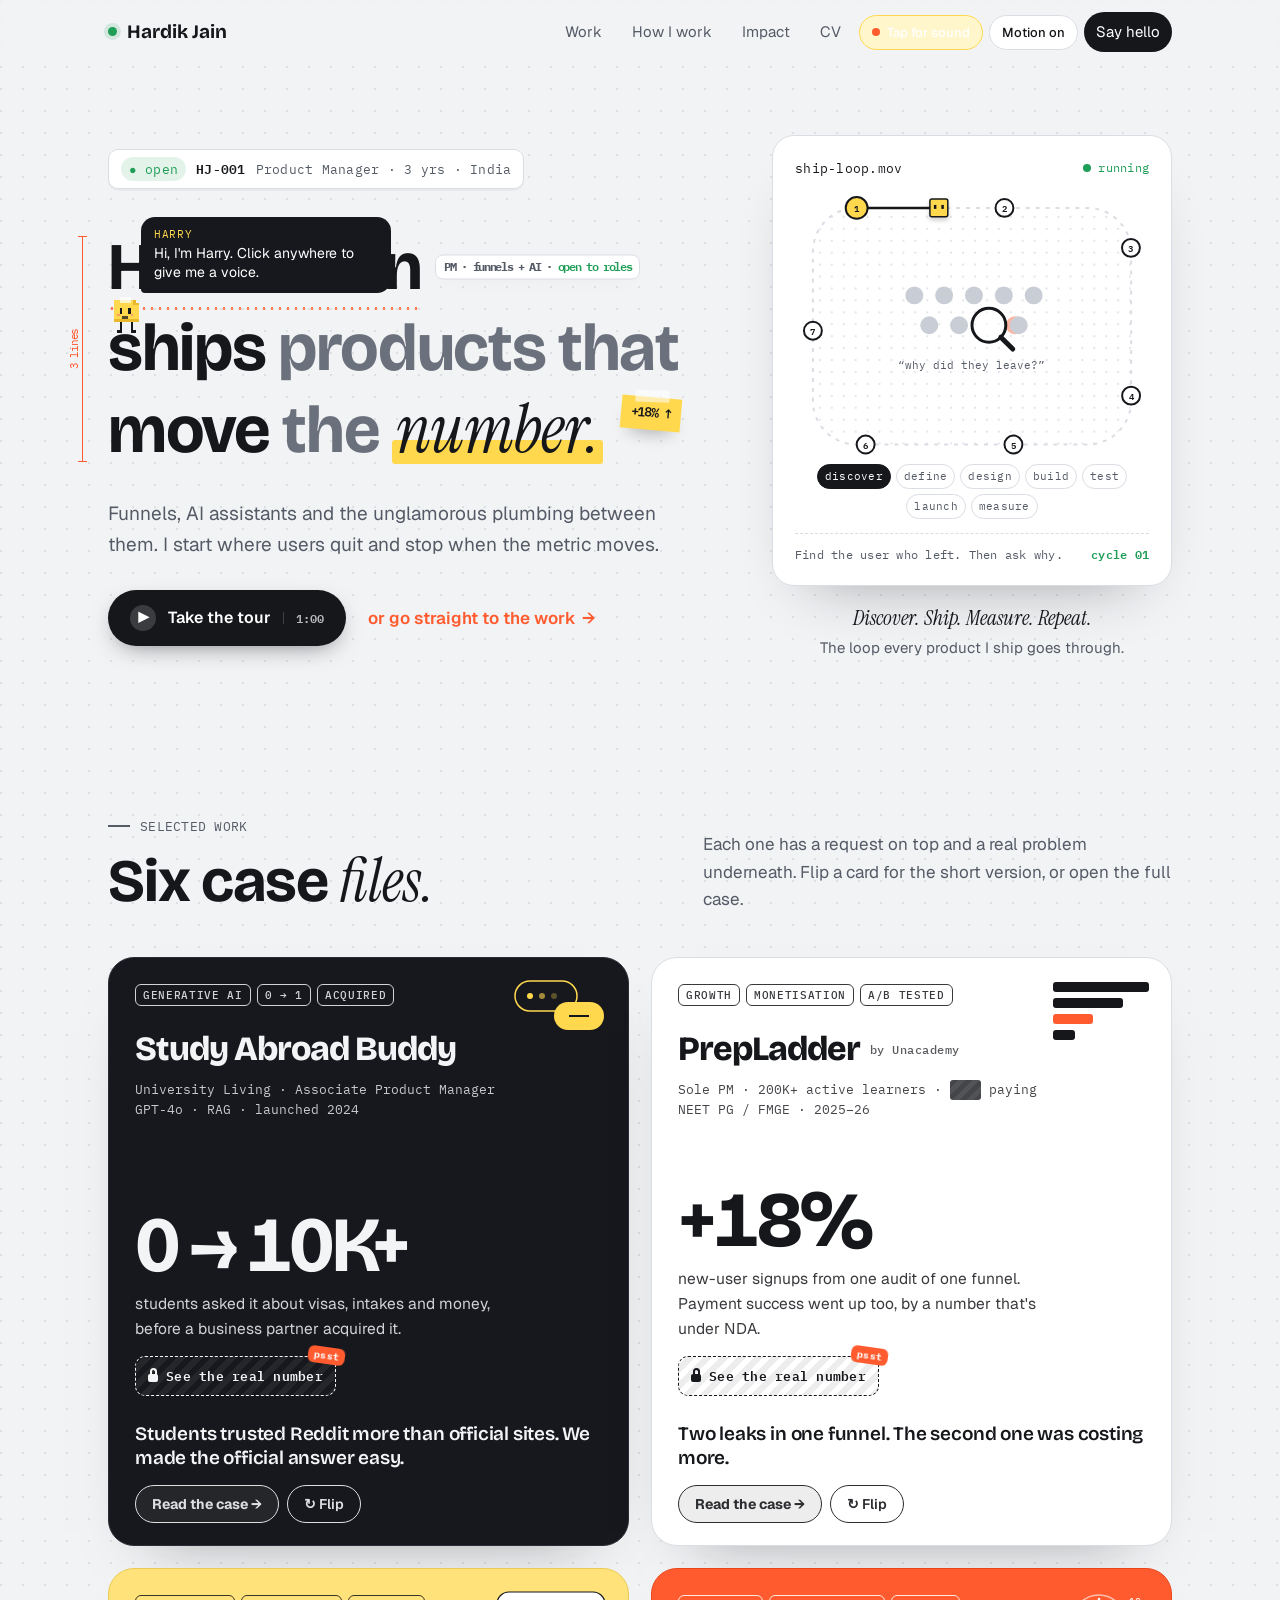
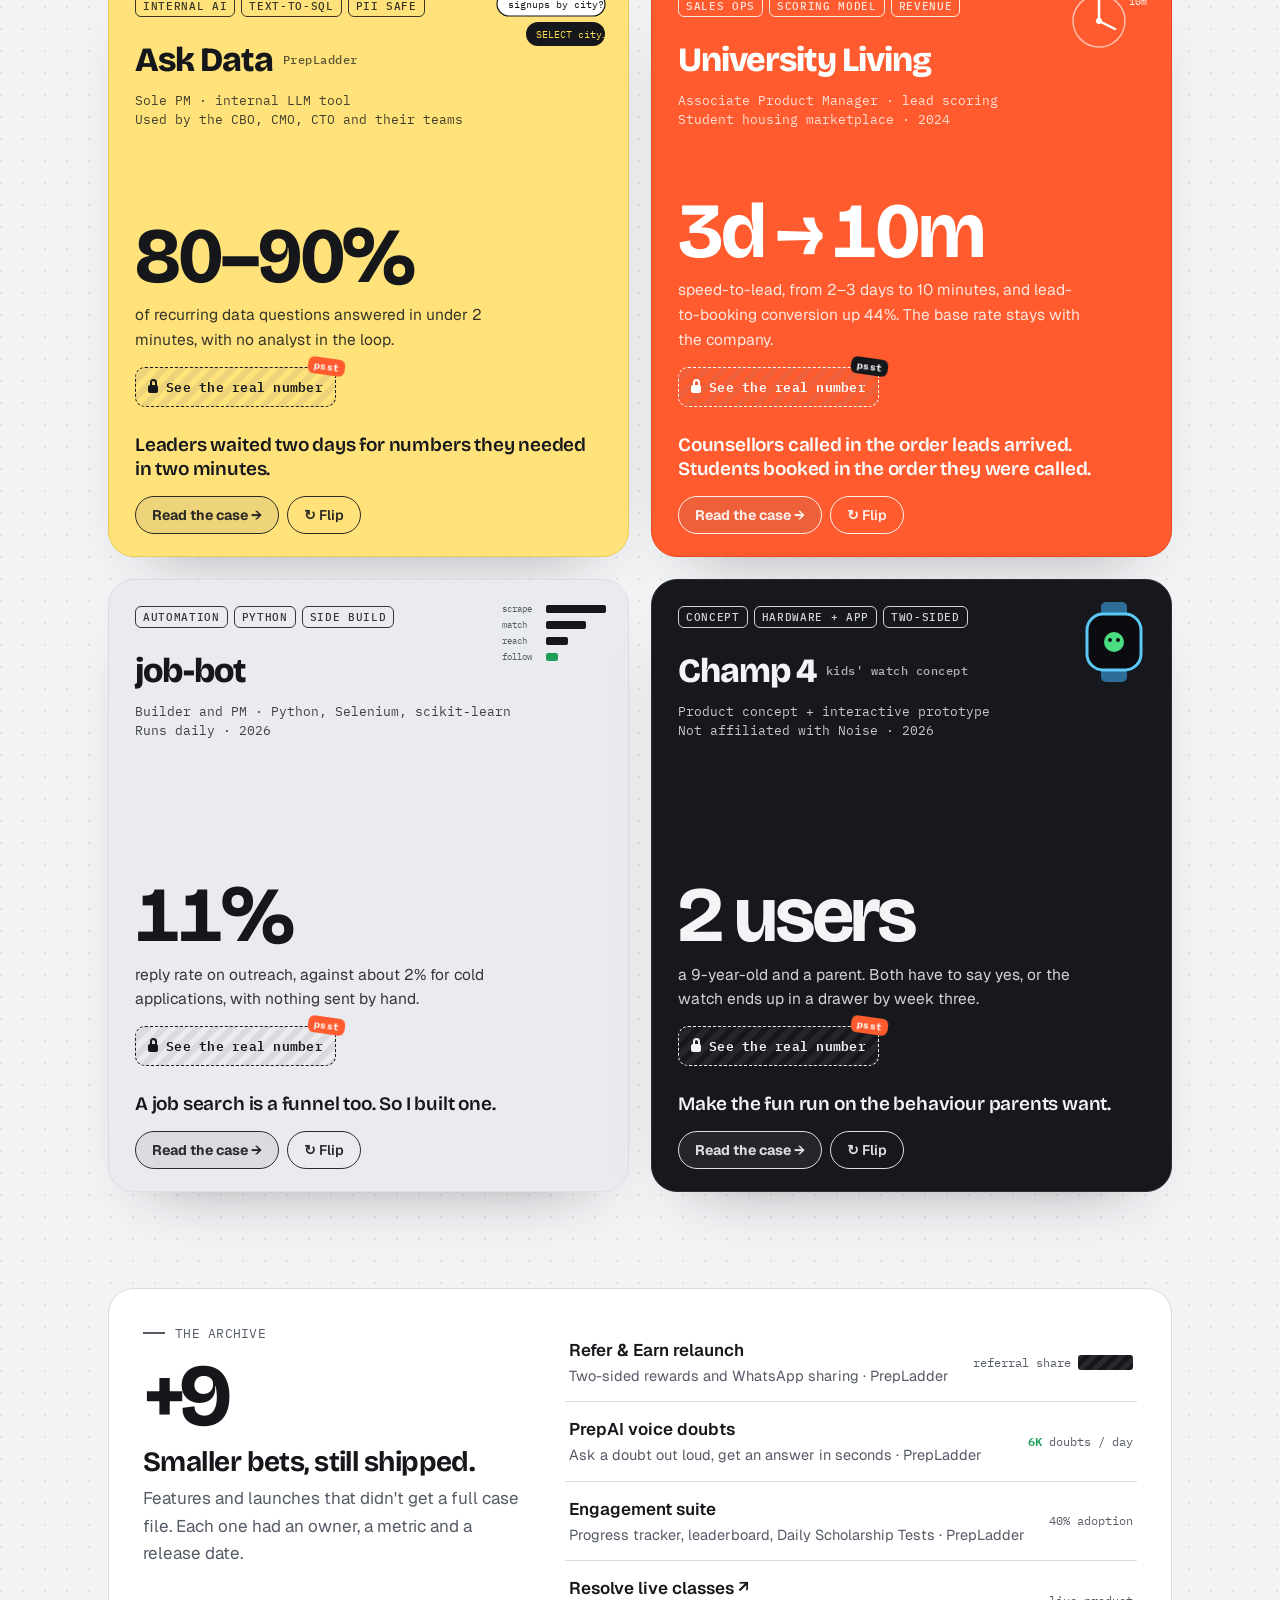
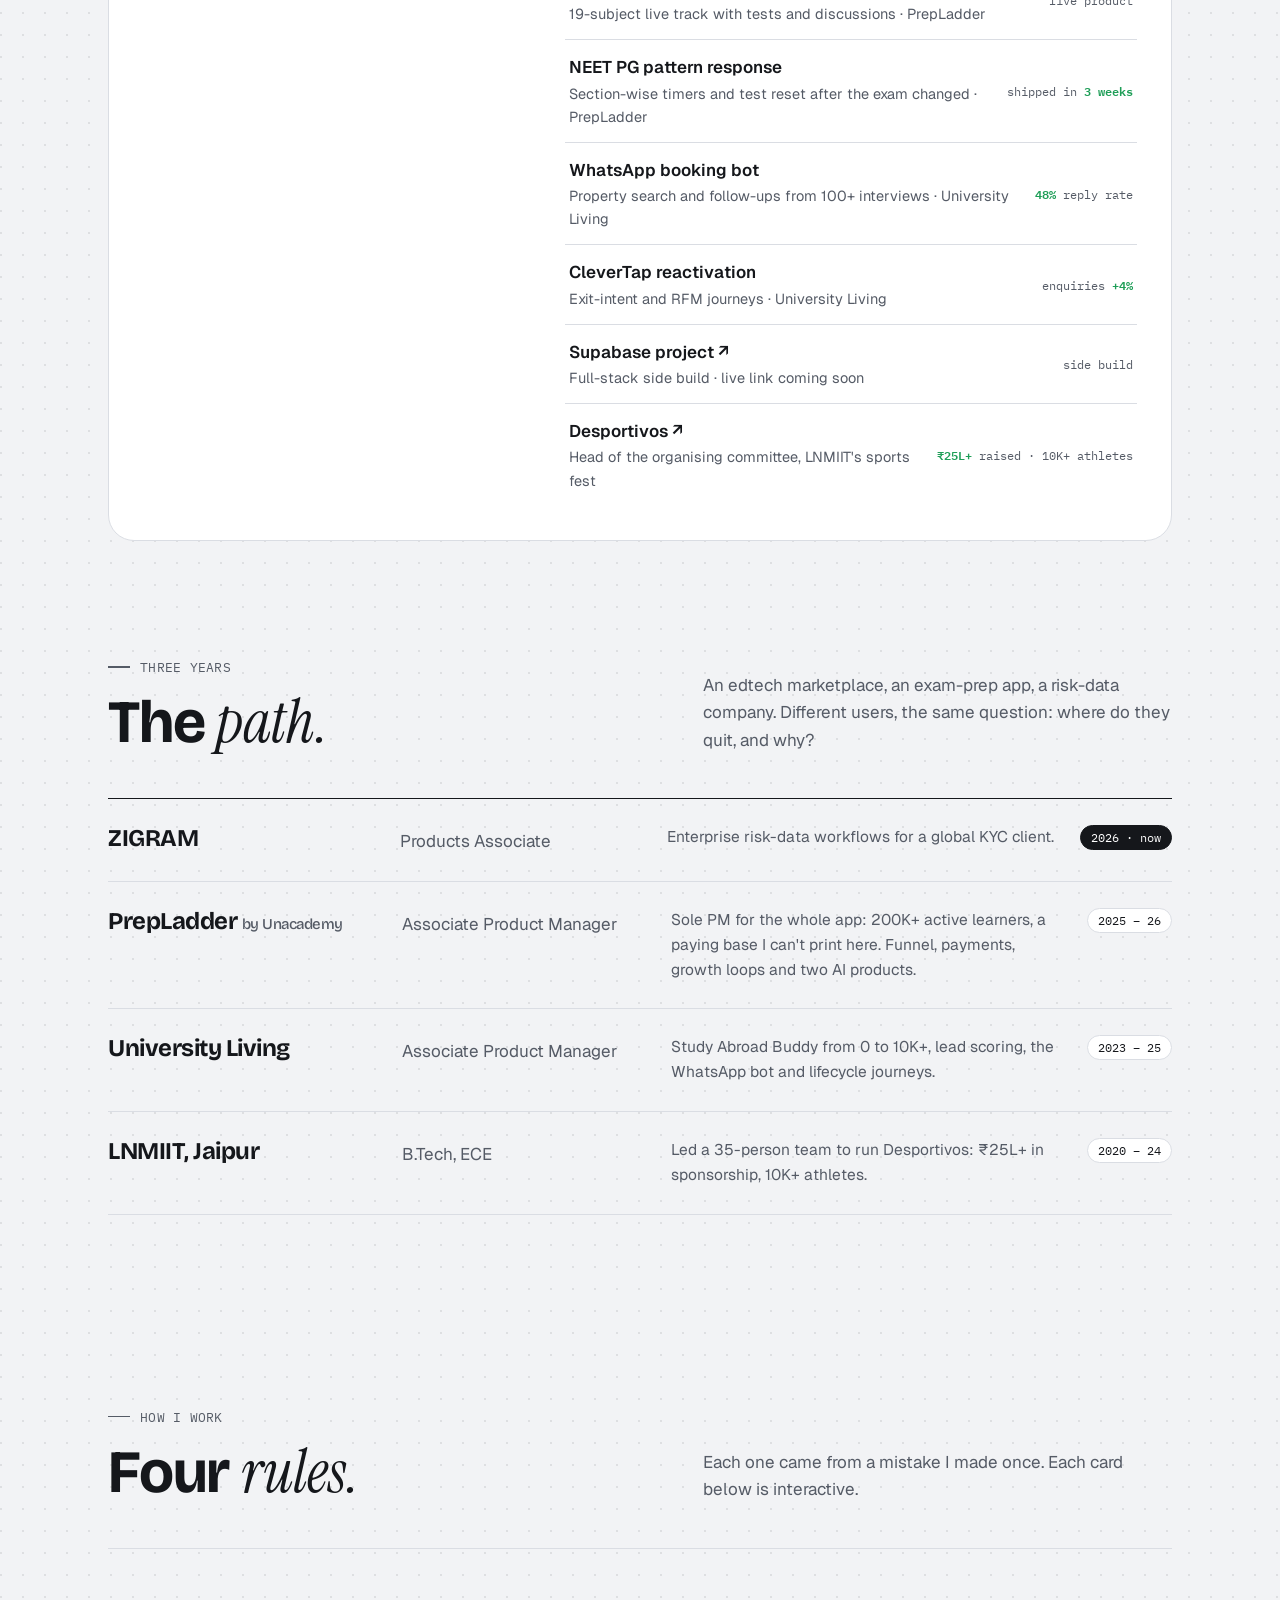
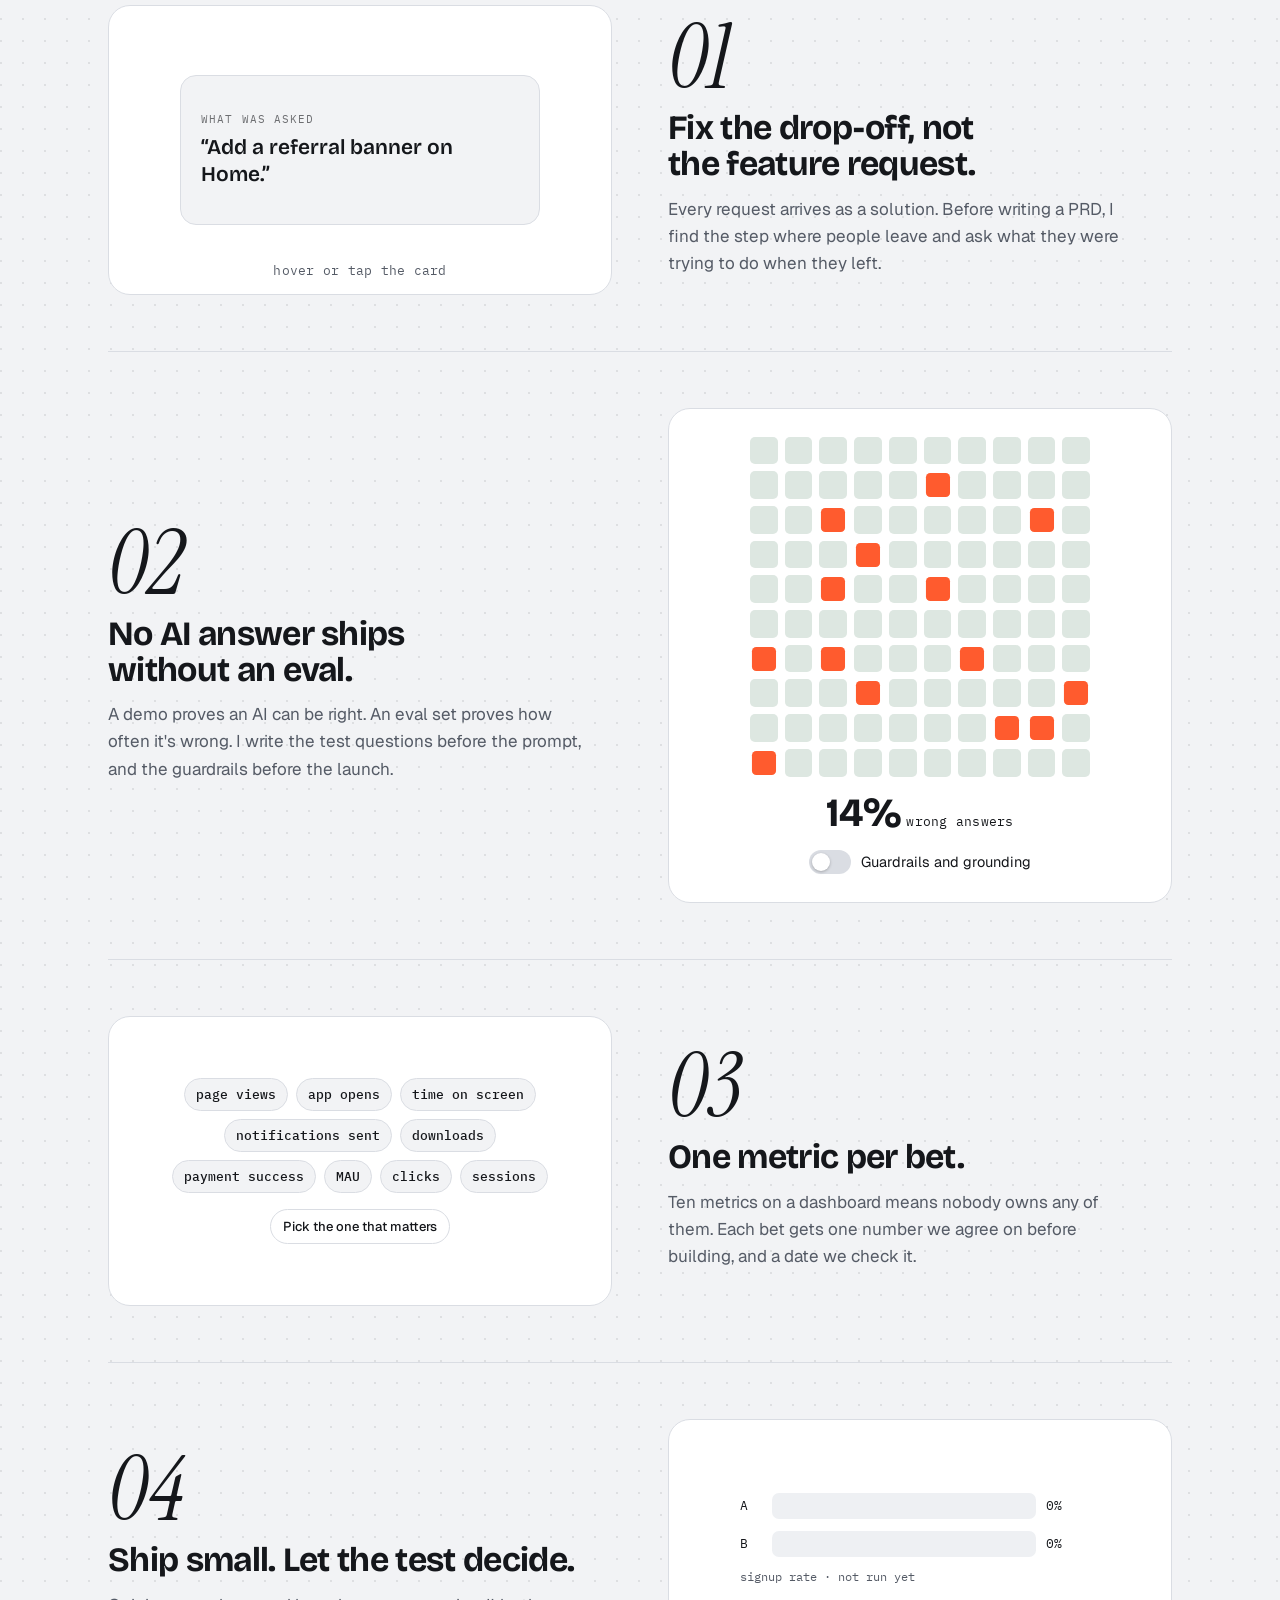
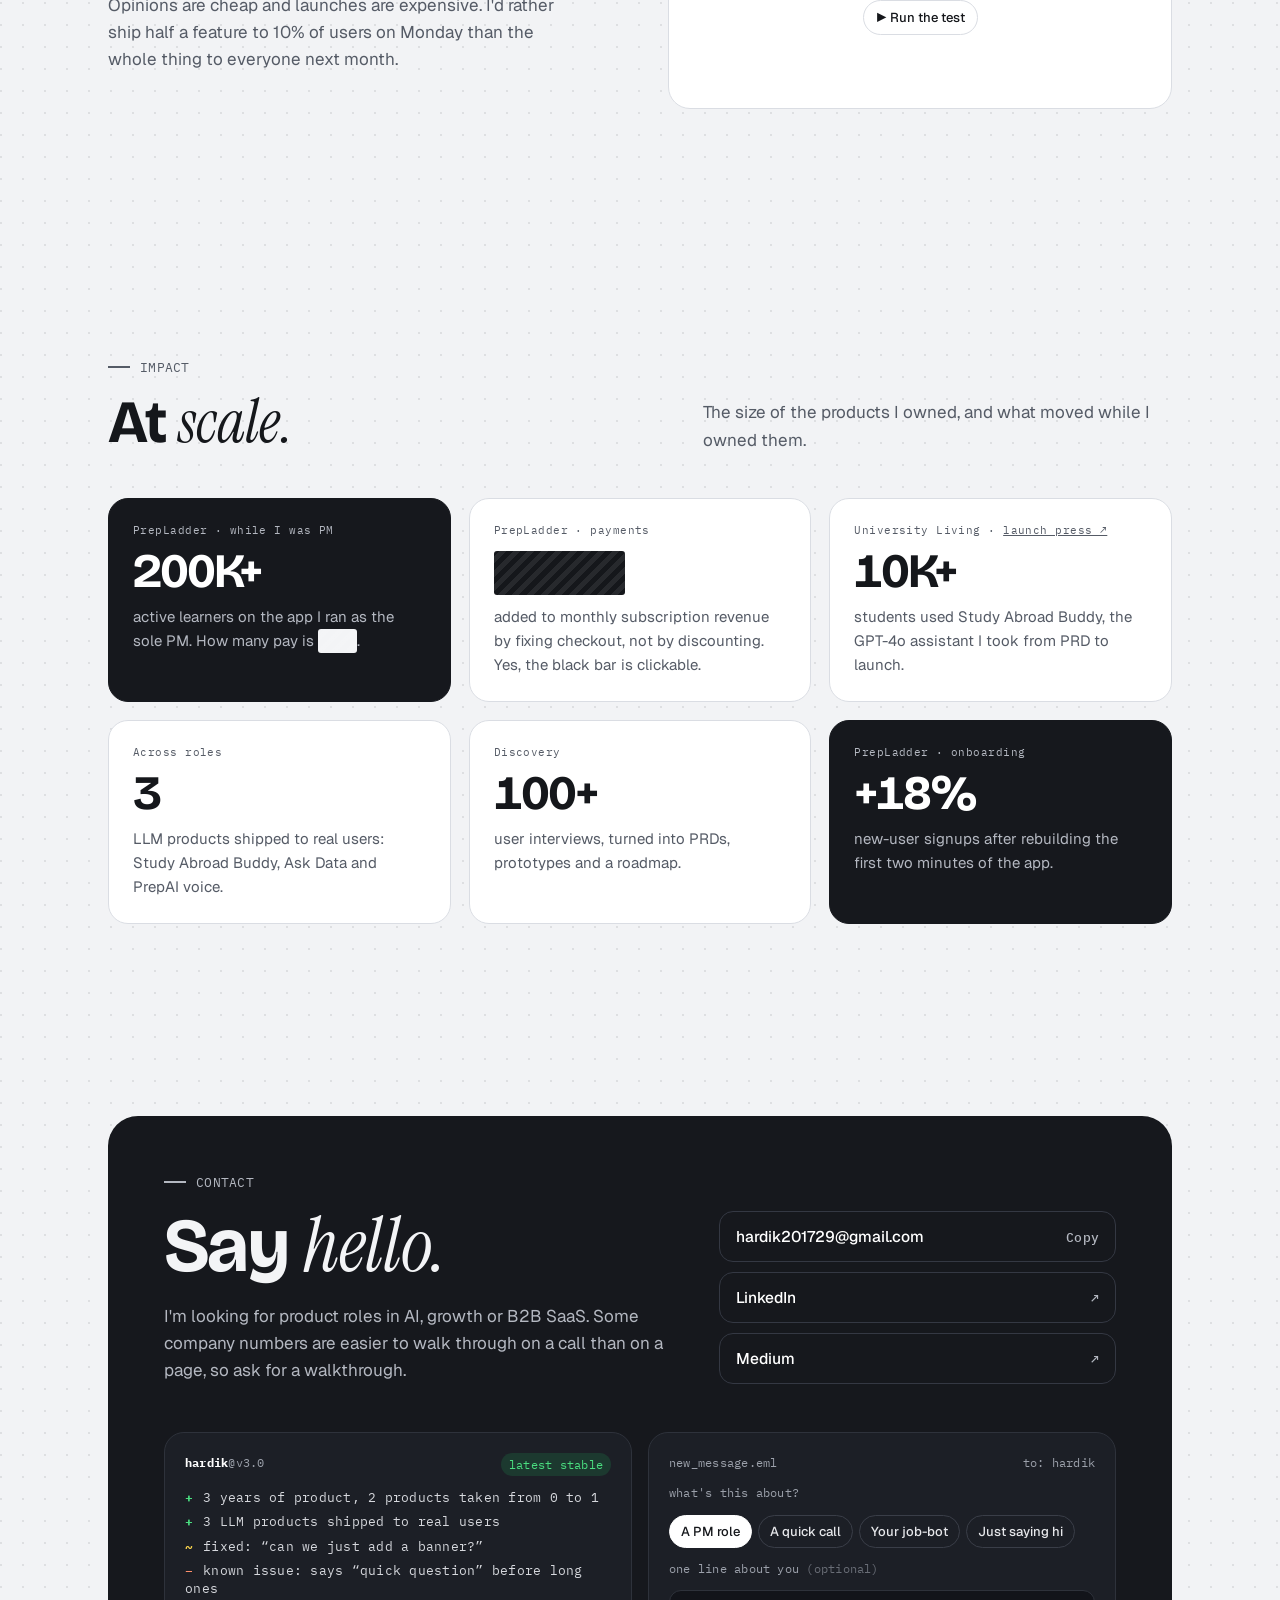
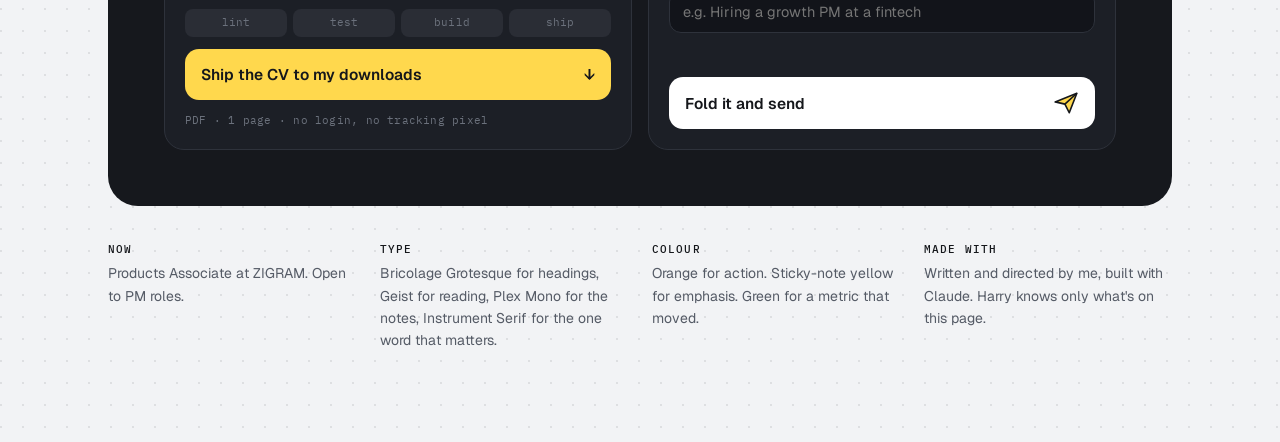
<file: index.html>
<!DOCTYPE html>
<html lang="en">
<head>
<meta charset="utf-8">
<meta name="viewport" content="width=device-width, initial-scale=1">
<title>Hardik Jain, Product Manager</title>
<meta name="description" content="Hardik Jain is a product manager who fixes funnels and ships AI products. Six case files from PrepLadder, University Living and side builds.">
<link rel="preconnect" href="https://fonts.googleapis.com">
<link rel="preconnect" href="https://fonts.gstatic.com" crossorigin>
<link href="https://fonts.googleapis.com/css2?family=Bricolage+Grotesque:opsz,wght@12..96,500;12..96,600;12..96,700;12..96,800&family=Geist:wght@400;500;600&family=IBM+Plex+Mono:wght@400;500;600&family=Instrument+Serif:ital@0;1&family=Bangers&display=swap" rel="stylesheet">
<link rel="stylesheet" href="assets/style.css">
</head>
<body>
<script>document.documentElement.classList.add('js');</script>

<header class="topbar" id="top">
  <div class="wrap">
    <a class="brand" href="#hero"><span class="dot" aria-hidden="true"></span>Hardik Jain</a>
    <nav class="nav" aria-label="Main">
      <a href="#work">Work</a>
      <a href="#how">How I work</a>
      <a href="#impact">Impact</a>
      <a href="#release">CV</a>
      <button class="chip-btn sound-nav" id="soundNav" aria-pressed="true" title="Turn sound on or off"><span class="sn-dot" aria-hidden="true"></span><span class="sn-l">Tap for sound</span></button>
      <button class="nav-calm chip-btn" id="calmBtn" aria-pressed="false" title="Turn motion off">Motion on</button>
      <a class="cta" href="#contact">Say hello</a>
    </nav>
  </div>
</header>

<main>
<!-- =================== HERO =================== -->
<section class="hero" id="hero">
  <div class="wrap">
    <div class="hero-left" id="stage">
      <div class="ticket mono"><span class="pill">● open</span><b>HJ-001</b> Product Manager · 3 yrs · India</div>

      <h1 class="headline" id="headline">
        <span class="line"><span class="namebox"><span class="w name" id="name" data-say="That's the boss.|Fancy name, huh?|Hover again. It changes.|Say it thrice. Nothing happens." tabindex="0">Hardik Jain</span><span class="underline" aria-hidden="true"></span><span class="anno case-chip" id="nameChip">PM · funnels + AI · <i>open to roles</i></span></span></span>
        <span class="line"><span class="w" data-say="Ahoy!|All aboard.|Ships. Never sinks.|Anchors away.">ships</span> <span class="w soft" data-say="Shiny ones.|Fresh out the oven.|Bugs included. Pet ones.|Handle with care.">products</span> <span class="w soft" data-say="Shh. It's shy.|Even 'that' gets a turn.|Quiet word. I like it.|That's that.">that</span></span>
        <span class="line"><span class="w" data-say="Wiggle wiggle.|I like to move it.|Look, I'm moving too.|Step aside.">move</span> <span class="w soft" data-say="Just 'the'.|Tiny word, big job.|Nice view up here.|Short and sweet.">the</span> <span class="w number" data-say="Ooh, italics.|Yellow suits it.|Fancy.|Don't ask which one.">number.</span><span class="sticky-note" aria-hidden="true">+18% ↑</span></span>
        <span class="measure" aria-hidden="true"><span>3 lines</span></span>
      </h1>

      <p class="hero-sub">Funnels, AI assistants and the unglamorous plumbing between them. I start where users quit and stop when the metric moves.</p>

      <div class="hero-cta">
        <button class="btn btn-primary" id="tourBtn"><span class="play" aria-hidden="true">▶</span>Take the tour<span class="time">1:00</span></button>
        <a class="link-arrow" href="#work">or go straight to the work <span>→</span></a>
      </div>

      <div class="tiko" id="tiko" role="button" tabindex="0" aria-label="Harry, the sticky note. Click to ask about Hardik.">
        <svg viewBox="0 0 11 13" shape-rendering="crispEdges" aria-hidden="true">
          <g class="body">
            <rect x="1" y="1" width="9" height="8" fill="#FFD84D"/>
            <rect x="1" y="8" width="9" height="1" fill="#E9B92B"/>
            <rect x="8" y="1" width="2" height="2" fill="#F2F3F5"/>
            <rect x="8" y="1" width="1" height="1" fill="#E9B92B"/>
            <rect x="8" y="2" width="2" height="1" fill="#E9B92B"/>
            <rect x="3" y="0" width="4" height="2" fill="#FFFFFF" opacity=".7"/>
            <rect x="3" y="4" width="1" height="2" fill="#15171B"/>
            <rect x="6" y="4" width="1" height="2" fill="#15171B"/>
            <rect class="lid" x="3" y="4" width="1" height="2" fill="#FFD84D"/>
            <rect class="lid" x="6" y="4" width="1" height="2" fill="#FFD84D"/>
            <rect x="4" y="7" width="2" height="1" fill="#15171B" opacity=".75"/>
            <rect x="2" y="6" width="1" height="1" fill="#FF8F6B" opacity=".8"/>
            <rect x="7" y="6" width="1" height="1" fill="#FF8F6B" opacity=".8"/>
          </g>
          <g class="leg-l"><rect x="3" y="9" width="1" height="3" fill="#15171B"/><rect x="2" y="12" width="2" height="1" fill="#15171B"/></g>
          <g class="leg-r"><rect x="7" y="9" width="1" height="3" fill="#15171B"/><rect x="7" y="12" width="2" height="1" fill="#15171B"/></g>
        </svg>
        <span class="zz" aria-hidden="true"><i>z</i><i>z</i><i>Z</i></span>
      </div>
      <div class="bubble" id="bubble" aria-live="polite"><span class="who">Harry</span><span id="bubbleText"></span></div>
    </div>

    <div class="hero-right">
      <div class="sim loop" id="loop" role="img" aria-label="Animated product lifecycle: discover, define, design, build, test, launch, measure, then loop.">
        <div class="sim-head">
          <span class="mono">ship-loop.mov</span>
          <span class="loop-state mono" id="loopState"><i></i>paused</span>
        </div>
        <svg class="loop-svg" viewBox="0 0 356 270" aria-hidden="true">
          <defs>
            <pattern id="lpDots" width="12" height="12" patternUnits="userSpaceOnUse"><circle cx="1" cy="1" r="1" fill="#DADDE3"/></pattern>
          </defs>
          <rect x="18" y="16" width="320" height="238" rx="44" fill="url(#lpDots)"/>
          <path id="loopTrack" class="lp-track" d="M62 16 H294 A44 44 0 0 1 338 60 V210 A44 44 0 0 1 294 254 H62 A44 44 0 0 1 18 210 V60 A44 44 0 0 1 62 16 Z"/>
          <path id="loopDone" class="lp-done" d="M62 16 H294 A44 44 0 0 1 338 60 V210 A44 44 0 0 1 294 254 H62 A44 44 0 0 1 18 210 V60 A44 44 0 0 1 62 16 Z"/>
          <g id="loopNodes"></g>

          <!-- scene 0: discover -->
          <g class="scene s0" data-label="Discover" data-cap="Find the user who left. Then ask why.">
            <g class="users">
              <circle cx="120" cy="104" r="9"/><circle cx="150" cy="104" r="9"/><circle cx="180" cy="104" r="9"/><circle cx="210" cy="104" r="9"/><circle cx="240" cy="104" r="9"/>
              <circle cx="135" cy="134" r="9"/><circle cx="165" cy="134" r="9"/><circle class="quit" cx="195" cy="134" r="9"/><circle cx="225" cy="134" r="9"/>
            </g>
            <g class="lens"><circle cx="0" cy="0" r="17" fill="rgba(255,255,255,.5)" stroke="#15171B" stroke-width="3"/><path d="M12 12 L24 24" stroke="#15171B" stroke-width="5" stroke-linecap="round"/></g>
            <text class="note" x="178" y="178" text-anchor="middle">“why did they leave?”</text>
          </g>
          <!-- scene 1: define -->
          <g class="scene s1" data-label="Define" data-cap="One problem, one metric, written down before anyone builds.">
            <rect x="128" y="62" width="100" height="128" rx="8" fill="#fff" stroke="#15171B" stroke-width="2"/>
            <text class="doc-t" x="140" y="82">PRD.md</text>
            <path class="ln l1" d="M140 98 H214"/><path class="ln l2" d="M140 112 H204"/><path class="ln l3" d="M140 126 H216"/><path class="ln l4" d="M140 140 H190"/>
            <g class="stamp"><rect x="166" y="152" width="74" height="26" rx="5" fill="none" stroke="#FF5B2E" stroke-width="2.5"/><text x="203" y="170" text-anchor="middle">1 METRIC</text></g>
          </g>
          <!-- scene 2: design -->
          <g class="scene s2" data-label="Design" data-cap="Boxes before pixels. The ugly version gets tested first.">
            <rect x="140" y="56" width="76" height="140" rx="14" fill="#fff" stroke="#15171B" stroke-width="2.5"/>
            <rect class="pop p1" x="150" y="70" width="56" height="10" rx="3" fill="#15171B"/>
            <rect class="pop p2" x="150" y="88" width="56" height="40" rx="6" fill="#FFD84D"/>
            <rect class="pop p3" x="150" y="136" width="44" height="6" rx="3" fill="#C9CDD5"/>
            <rect class="pop p4" x="150" y="148" width="32" height="6" rx="3" fill="#C9CDD5"/>
            <rect class="pop p5" x="150" y="166" width="56" height="18" rx="9" fill="#FF5B2E"/>
            <path class="cursor" d="M0 0 L0 16 L4 12 L8 20 L11 18 L7 11 L13 11 Z" fill="#15171B" stroke="#fff" stroke-width="1"/>
          </g>
          <!-- scene 3: build -->
          <g class="scene s3" data-label="Build" data-cap="Small slices, shipped behind a flag.">
            <text class="code" x="112" y="96">{</text><text class="code" x="232" y="96">}</text>
            <g class="blocks">
              <rect class="b b1" x="140" y="146" width="24" height="24" rx="4"/><rect class="b b2" x="166" y="146" width="24" height="24" rx="4"/><rect class="b b3" x="192" y="146" width="24" height="24" rx="4"/>
              <rect class="b b4" x="153" y="120" width="24" height="24" rx="4"/><rect class="b b5" x="179" y="120" width="24" height="24" rx="4"/>
              <rect class="b b6 hot" x="166" y="94" width="24" height="24" rx="4"/>
            </g>
            <rect x="128" y="182" width="100" height="6" rx="3" fill="#E4E6EA"/><rect class="bar-fill" x="128" y="182" width="100" height="6" rx="3" fill="#1E9E57"/>
          </g>
          <!-- scene 4: test -->
          <g class="scene s4" data-label="Test" data-cap="Opinions are cheap. Let 50/50 decide.">
            <text class="ab-l" x="118" y="100">A</text><rect x="134" y="86" width="104" height="20" rx="5" fill="#EEF0F3"/><rect class="ab-a" x="134" y="86" width="104" height="20" rx="5" fill="#15171B"/>
            <text class="ab-l" x="118" y="136">B</text><rect x="134" y="122" width="104" height="20" rx="5" fill="#EEF0F3"/><rect class="ab-b" x="134" y="122" width="104" height="20" rx="5" fill="#1E9E57"/>
            <g class="win"><circle cx="178" cy="172" r="13" fill="#1E9E57"/><path d="M171 172 l5 5 l9 -10" stroke="#fff" stroke-width="3" fill="none" stroke-linecap="round" stroke-linejoin="round"/><text x="198" y="177">ship B</text></g>
          </g>
          <!-- scene 5: launch -->
          <g class="scene s5" data-label="Launch" data-cap="Ten percent on Monday. Everyone by Friday, if it holds.">
            <g class="smoke"><circle cx="170" cy="186" r="8"/><circle cx="186" cy="190" r="10"/><circle cx="160" cy="192" r="6"/><circle cx="198" cy="186" r="6"/></g>
            <g class="rocket">
              <path class="flame" d="M172 158 Q178 182 184 158 Z" fill="#FF5B2E"/>
              <path d="M178 84 C192 98 194 124 190 150 H166 C162 124 164 98 178 84 Z" fill="#fff" stroke="#15171B" stroke-width="2.5"/>
              <circle cx="178" cy="114" r="6" fill="#FFD84D" stroke="#15171B" stroke-width="2"/>
              <path d="M166 136 L156 154 H166 Z M190 136 L200 154 H190 Z" fill="#15171B"/>
            </g>
            <text class="tagv" x="178" y="214" text-anchor="middle">v1.0 · 10% rollout</text>
          </g>
          <!-- scene 6: measure -->
          <g class="scene s6" data-label="Measure" data-cap="Did the number move? If not, it isn't done. Loop again.">
            <path d="M118 72 V186 H244" stroke="#15171B" stroke-width="2" fill="none"/>
            <path class="grid-l" d="M118 150 H244 M118 114 H244" />
            <path class="spark" d="M124 176 L146 168 L166 172 L186 146 L206 140 L226 108 L240 92"/>
            <circle class="pulse" cx="240" cy="92" r="6" fill="#1E9E57"/>
            <text class="up" x="196" y="84">metric ↑</text>
          </g>

          <!-- the ticket that travels the loop: a tiny Harry -->
          <g id="loopTicket" class="ticket-t">
            <rect x="-9" y="-9" width="18" height="18" rx="2" fill="#FFD84D" stroke="#15171B" stroke-width="1.5"/>
            <rect x="-5" y="-3" width="2.5" height="4" fill="#15171B"/><rect x="2.5" y="-3" width="2.5" height="4" fill="#15171B"/>
          </g>
        </svg>
        <div class="loop-steps mono" id="loopSteps"></div>
        <div class="sim-out loop-out">
          <div><div class="mono" style="color:var(--ink-2)" id="loopCap">Find the user who left. Then ask why.</div></div>
          <div class="delta mono" id="loopCycle">cycle 01</div>
        </div>
      </div>
      <p class="sim-caption"><span class="serif">Discover. Ship. Measure. Repeat.</span><span id="loopHint">The loop every product I ship goes through.</span></p>
    </div>
  </div>
</section>

<!-- =================== WORK =================== -->
<section class="block" id="work">
  <div class="wrap">
    <div class="sec-head rv">
      <div><div class="eyebrow mono">Selected work</div><h2>Six case <span class="serif">files.</span></h2></div>
      <p>Each one has a request on top and a real problem underneath. Flip a card for the short version, or open the full case.</p>
    </div>

    <div class="cases">
      <!-- 1 -->
      <article class="case theme-night rv" id="c-sab" tabindex="0" aria-label="Study Abroad Buddy case card. Press Enter to flip.">
        <div class="case-inner">
          <div class="face front">
            <div class="tags"><span class="tag">Generative AI</span><span class="tag">0 → 1</span><span class="tag">Acquired</span></div>
            <svg class="deco" width="92" height="52" viewBox="0 0 92 52" aria-hidden="true"><rect x="1" y="1" width="62" height="30" rx="15" fill="none" stroke="#FFD84D" stroke-width="1.5"/><circle cx="16" cy="16" r="3" fill="#FFD84D"/><circle cx="28" cy="16" r="3" fill="#FFD84D" opacity=".6"/><circle cx="40" cy="16" r="3" fill="#FFD84D" opacity=".3"/><rect x="40" y="22" width="50" height="28" rx="14" fill="#FFD84D"/><path d="M55 36h20" stroke="#16181D" stroke-width="2"/></svg>
            <div class="wordmark">Study Abroad Buddy</div>
            <div class="role-line">University Living · Associate Product Manager<br>GPT-4o · RAG · launched 2024</div>
            <div class="big-metric">0 → 10K+</div>
            <p class="metric-cap">students asked it about visas, intakes and money, before a business partner acquired it.</p>
            <button class="bait" data-case="Study Abroad Buddy" data-owner="University Living" data-metric="lead numbers"><span class="lock" aria-hidden="true"></span>See the real number</button>
            <div class="case-foot">
              <p class="one">Students trusted Reddit more than official sites. We made the official answer easy.</p>
              <div class="case-actions"><a class="btn btn-ghost read-cta" href="cases/study-abroad-buddy.html">Read the case →</a><button class="btn btn-ghost flip-btn" aria-label="Flip the Study Abroad Buddy card">↻ Flip</button></div>
            </div>
          </div>
          <div class="face back">
            <h4>What was asked</h4><p class="asked">“Can we put ChatGPT on the website?”</p>
            <h4>What was underneath</h4><p class="under">Students weren't short of answers. They were short of answers they could trust.</p>
            <h4>What I did</h4>
            <ul>
              <li>Scoped it to 3 countries and 4 intents instead of “everything”.</li>
              <li>Grounded it on official URLs and PDFs (RAG), with sources on every answer.</li>
              <li>Built a <span class="n">300</span>-question eval set; hallucinations fell from <span class="n">14%</span> to <span class="n">3%</span>.</li>
              <li>Added PII guardrails and a counsellor handoff, which produced <button class="redact" data-case="Study Abroad Buddy" data-owner="University Living" data-metric="lead count" aria-label="Hidden number, click to see why"><span>█,███</span></button> leads.</li>
            </ul>
            <p class="myrole">My role: use case, PRD, prompts, evals, guardrails and user testing, with design, engineering, QA and ops.</p>
            <div class="case-actions"><a class="btn btn-ghost" href="cases/study-abroad-buddy.html">Read the case →</a><button class="bait bait-sm" data-case="Study Abroad Buddy" data-owner="University Living" data-metric="lead numbers"><span class="lock" aria-hidden="true"></span>See the real number</button><button class="btn btn-ghost flip-btn">↺ Flip back</button></div>
          </div>
        </div>
      </article>

      <!-- 2 -->
      <article class="case rv" id="c-funnel" tabindex="0" aria-label="PrepLadder case card. Press Enter to flip.">
        <div class="case-inner">
          <div class="face front">
            <div class="tags"><span class="tag">Growth</span><span class="tag">Monetisation</span><span class="tag">A/B tested</span></div>
            <svg class="deco" width="96" height="60" viewBox="0 0 96 60" aria-hidden="true"><rect x="0" y="2" width="96" height="10" rx="3" fill="#15171B"/><rect x="0" y="18" width="70" height="10" rx="3" fill="#15171B"/><rect x="0" y="34" width="40" height="10" rx="3" fill="#FF5B2E"/><rect x="0" y="50" width="22" height="10" rx="3" fill="#15171B"/></svg>
            <div class="wordmark">PrepLadder <small>by Unacademy</small></div>
            <div class="role-line">Sole PM · 200K+ active learners · <button class="redact" data-case="PrepLadder" data-owner="PrepLadder (Unacademy)" data-metric="paying learners" aria-label="Hidden number, click to see why"><span>██K</span></button> paying<br>NEET PG / FMGE · 2025–26</div>
            <div class="big-metric">+18%</div>
            <p class="metric-cap">new-user signups from one audit of one funnel. Payment success went up too, by a number that's under NDA.</p>
            <button class="bait" data-case="PrepLadder" data-owner="PrepLadder (Unacademy)" data-metric="payment and revenue numbers"><span class="lock" aria-hidden="true"></span>See the real number</button>
            <div class="case-foot">
              <p class="one">Two leaks in one funnel. The second one was costing more.</p>
              <div class="case-actions"><a class="btn btn-ghost read-cta" href="cases/prepladder-funnel.html">Read the case →</a><button class="btn btn-ghost flip-btn" aria-label="Flip the PrepLadder card">↻ Flip</button></div>
            </div>
          </div>
          <div class="face back">
            <h4>What was asked</h4><p class="asked">“Sales are flat. Run another discount.”</p>
            <h4>What was underneath</h4><p class="under">Demand was fine. <span class="n">34%</span> of new users quit at the OTP screen, and <button class="redact" data-case="PrepLadder" data-owner="PrepLadder (Unacademy)" data-metric="failed payment rate" aria-label="Hidden number, click to see why"><span>██%</span></button> of people who tried to pay never got through.</p>
            <h4>What I did</h4>
            <ul>
              <li>Mapped install → signup → trial → paid with event data and <span class="n">40</span> session replays.</li>
              <li>One-tap login, deferred profiling, exam-first Home. A/B tested: signups +18%.</li>
              <li>UPI auto-retry, saved methods, EMI shown upfront, WhatsApp OTP fallback.</li>
              <li>Subscription revenue up <button class="redact" data-case="PrepLadder" data-owner="PrepLadder (Unacademy)" data-metric="revenue lift" aria-label="Hidden number, click to see why"><span>█%</span></button>, about <button class="redact" data-case="PrepLadder" data-owner="PrepLadder (Unacademy)" data-metric="monthly revenue impact" aria-label="Hidden number, click to see why"><span>₹██L</span></button> a month.</li>
            </ul>
            <p class="myrole">My role: sole PM. Discovery, PRDs, experiment design and rollout with engineering, design, QA, growth and finance.</p>
            <div class="case-actions"><a class="btn btn-ghost" href="cases/prepladder-funnel.html">Read the case →</a><button class="bait bait-sm" data-case="PrepLadder" data-owner="PrepLadder (Unacademy)" data-metric="payment and revenue numbers"><span class="lock" aria-hidden="true"></span>See the real number</button><button class="btn btn-ghost flip-btn">↺ Flip back</button></div>
          </div>
        </div>
      </article>

      <!-- 3 -->
      <article class="case theme-sticky rv" id="c-data" tabindex="0" aria-label="Ask Data case card. Press Enter to flip.">
        <div class="case-inner">
          <div class="face front">
            <div class="tags"><span class="tag">Internal AI</span><span class="tag">Text-to-SQL</span><span class="tag">PII safe</span></div>
            <svg class="deco" width="110" height="56" viewBox="0 0 110 56" aria-hidden="true"><rect x="1" y="1" width="108" height="24" rx="12" fill="#fff" stroke="#15171B" stroke-width="1.2"/><text x="12" y="17" font-family="IBM Plex Mono, monospace" font-size="10" fill="#15171B">signups by city?</text><rect x="30" y="31" width="79" height="24" rx="12" fill="#15171B"/><text x="40" y="47" font-family="IBM Plex Mono, monospace" font-size="10" fill="#FFD84D">SELECT city…</text></svg>
            <div class="wordmark">Ask Data <small>PrepLadder</small></div>
            <div class="role-line">Sole PM · internal LLM tool<br>Used by the CBO, CMO, CTO and their teams</div>
            <div class="big-metric">80–90%</div>
            <p class="metric-cap">of recurring data questions answered in under <span class="n">2</span> minutes, with no analyst in the loop.</p>
            <button class="bait" data-case="Ask Data" data-owner="PrepLadder (Unacademy)" data-metric="usage numbers"><span class="lock" aria-hidden="true"></span>See the real number</button>
            <div class="case-foot">
              <p class="one">Leaders waited two days for numbers they needed in two minutes.</p>
              <div class="case-actions"><a class="btn btn-ghost read-cta" href="cases/ask-data.html">Read the case →</a><button class="btn btn-ghost flip-btn" aria-label="Flip the Ask Data card">↻ Flip</button></div>
            </div>
          </div>
          <div class="face back">
            <h4>What was asked</h4><p class="asked">“We need another analyst.”</p>
            <h4>What was underneath</h4><p class="under">Most requests were the same <span class="n">40</span> questions. The analyst team had become a human cache.</p>
            <h4>What I did</h4>
            <ul>
              <li>Logged 3 weeks of data requests and clustered them into templates.</li>
              <li>Text-to-SQL over a curated metric layer, never raw tables.</li>
              <li>Golden-answer accuracy checks, PII masking and role-based access.</li>
              <li>15–20 queries per user a day; about <span class="n">70</span> analyst hours saved each week.</li>
            </ul>
            <p class="myrole">My role: problem framing, PRD, prompt iteration, accuracy checks and PII rules, with data and engineering.</p>
            <div class="case-actions"><a class="btn btn-ghost" href="cases/ask-data.html">Read the case →</a><button class="bait bait-sm" data-case="Ask Data" data-owner="PrepLadder (Unacademy)" data-metric="usage numbers"><span class="lock" aria-hidden="true"></span>See the real number</button><button class="btn btn-ghost flip-btn">↺ Flip back</button></div>
          </div>
        </div>
      </article>

      <!-- 4 -->
      <article class="case theme-orange rv" id="c-lead" tabindex="0" aria-label="Lead scoring case card. Press Enter to flip.">
        <div class="case-inner">
          <div class="face front">
            <div class="tags"><span class="tag">Sales ops</span><span class="tag">Scoring model</span><span class="tag">Revenue</span></div>
            <svg class="deco" width="80" height="60" viewBox="0 0 80 60" aria-hidden="true"><circle cx="30" cy="30" r="26" fill="none" stroke="#fff" stroke-width="1.5" opacity=".6"/><path d="M30 30 L30 8" stroke="#fff" stroke-width="2.5" stroke-linecap="round"/><path d="M30 30 L46 38" stroke="#fff" stroke-width="2.5" stroke-linecap="round"/><circle cx="30" cy="30" r="3" fill="#fff"/><text x="60" y="14" font-family="IBM Plex Mono, monospace" font-size="10" fill="#fff">10m</text></svg>
            <div class="wordmark">University Living</div>
            <div class="role-line">Associate Product Manager · lead scoring<br>Student housing marketplace · 2024</div>
            <div class="big-metric">3d → 10m</div>
            <p class="metric-cap">speed-to-lead, from 2–3 days to 10 minutes, and lead-to-booking conversion up 44%. The base rate stays with the company.</p>
            <button class="bait" data-case="Lead scoring" data-owner="University Living" data-metric="conversion numbers"><span class="lock" aria-hidden="true"></span>See the real number</button>
            <div class="case-foot">
              <p class="one">Counsellors called in the order leads arrived. Students booked in the order they were called.</p>
              <div class="case-actions"><a class="btn btn-ghost read-cta" href="cases/lead-scoring.html">Read the case →</a><button class="btn btn-ghost flip-btn" aria-label="Flip the lead scoring card">↻ Flip</button></div>
            </div>
          </div>
          <div class="face back">
            <h4>What was asked</h4><p class="asked">“Make the counsellors call faster.”</p>
            <h4>What was underneath</h4><p class="under">Order, not speed. <button class="redact" data-case="Lead scoring" data-owner="University Living" data-metric="monthly lead volume" aria-label="Hidden number, click to see why"><span>██K</span></button> leads a month were worked first-in, first-out, so ready-to-book students went cold in the queue.</p>
            <h4>What I did</h4>
            <ul>
              <li>Compared <span class="n">6</span> months of won and lost leads to find intent signals.</li>
              <li>Rule-based score first, logistic regression second.</li>
              <li>Hot leads auto-routed to a counsellor, with a WhatsApp first touch.</li>
              <li>Speed-to-lead: 10 minutes. Booking conversion +<span class="n">44%</span>.</li>
            </ul>
            <p class="myrole">My role: discovery with the sales floor, scoring logic, routing rules and rollout with engineering and sales ops.</p>
            <div class="case-actions"><a class="btn btn-ghost" href="cases/lead-scoring.html">Read the case →</a><button class="bait bait-sm" data-case="Lead scoring" data-owner="University Living" data-metric="conversion numbers"><span class="lock" aria-hidden="true"></span>See the real number</button><button class="btn btn-ghost flip-btn">↺ Flip back</button></div>
          </div>
        </div>
      </article>

      <!-- 5 -->
      <article class="case theme-paper rv" id="c-bot" tabindex="0" aria-label="job-bot case card. Press Enter to flip.">
        <div class="case-inner">
          <div class="face front">
            <div class="tags"><span class="tag">Automation</span><span class="tag">Python</span><span class="tag">Side build</span></div>
            <svg class="deco" width="104" height="60" viewBox="0 0 104 60" aria-hidden="true"><g font-family="IBM Plex Mono, monospace" font-size="9" fill="#555B66"><text x="0" y="10">scrape</text><text x="0" y="26">match</text><text x="0" y="42">reach</text><text x="0" y="58">follow</text></g><g fill="#15171B"><rect x="44" y="3" width="60" height="8" rx="2"/><rect x="44" y="19" width="40" height="8" rx="2"/><rect x="44" y="35" width="22" height="8" rx="2"/></g><rect x="44" y="51" width="12" height="8" rx="2" fill="#1E9E57"/></svg>
            <div class="wordmark">job-bot</div>
            <div class="role-line">Builder and PM · Python, Selenium, scikit-learn<br>Runs daily · 2026</div>
            <div class="big-metric"><span class="n">11%</span></div>
            <p class="metric-cap">reply rate on outreach, against about <span class="n">2%</span> for cold applications, with nothing sent by hand.</p>
            <button class="bait" data-case="job-bot" data-owner="me" data-metric="reply rate" data-own="1"><span class="lock" aria-hidden="true"></span>See the real number</button>
            <div class="case-foot">
              <p class="one">A job search is a funnel too. So I built one.</p>
              <div class="case-actions"><a class="btn btn-ghost read-cta" href="cases/job-bot.html">Read the case →</a><button class="btn btn-ghost flip-btn" aria-label="Flip the job-bot card">↻ Flip</button></div>
            </div>
          </div>
          <div class="face back">
            <h4>What was asked</h4><p class="asked">“Just apply to more jobs.”</p>
            <h4>What was underneath</h4><p class="under">Volume wasn't the bottleneck. Getting a human to read the application was.</p>
            <h4>What I did</h4>
            <ul>
              <li>Pulls jobs daily from LinkedIn, Wellfound and job-alert emails, then removes duplicates.</li>
              <li>Scores fit: title 30%, skills 40%, experience 15%, text similarity 15%.</li>
              <li>Finds 2 recruiters per job and referral contacts, on a fixed credit budget.</li>
              <li>Sends tailored emails and two follow-ups, and stops the moment someone replies.</li>
            </ul>
            <p class="myrole">My role: everything. Problem, scoring design, build, and a local dashboard to watch the funnel.</p>
            <div class="case-actions"><a class="btn btn-ghost" href="cases/job-bot.html">Read the case →</a><button class="bait bait-sm" data-case="job-bot" data-owner="me" data-metric="reply rate" data-own="1"><span class="lock" aria-hidden="true"></span>See the real number</button><button class="btn btn-ghost flip-btn">↺ Flip back</button></div>
          </div>
        </div>
      </article>

      <!-- 6 -->
      <article class="case theme-night rv" id="c-champ" tabindex="0" aria-label="Champ 4 case card. Press Enter to flip.">
        <div class="case-inner">
          <div class="face front">
            <div class="tags"><span class="tag">Concept</span><span class="tag">Hardware + app</span><span class="tag">Two-sided</span></div>
            <svg class="deco" width="70" height="80" viewBox="0 0 70 80" aria-hidden="true"><rect x="22" y="0" width="26" height="16" rx="5" fill="#2D6E99"/><rect x="22" y="64" width="26" height="16" rx="5" fill="#2D6E99"/><rect x="8" y="12" width="54" height="56" rx="16" fill="#0B0B10" stroke="#5BC8F5" stroke-width="3"/><circle cx="35" cy="40" r="10" fill="#4ADE80"/><circle cx="31" cy="38" r="2" fill="#0B0B10"/><circle cx="39" cy="38" r="2" fill="#0B0B10"/></svg>
            <div class="wordmark">Champ 4 <small>kids' watch concept</small></div>
            <div class="role-line">Product concept + interactive prototype<br>Not affiliated with Noise · 2026</div>
            <div class="big-metric">2 users</div>
            <p class="metric-cap">a 9-year-old and a parent. Both have to say yes, or the watch ends up in a drawer by week three.</p>
            <button class="bait" data-case="Champ 4" data-owner="me" data-metric="numbers" data-own="1"><span class="lock" aria-hidden="true"></span>See the real number</button>
            <div class="case-foot">
              <p class="one">Make the fun run on the behaviour parents want.</p>
              <div class="case-actions"><a class="btn btn-ghost read-cta" href="cases/champ-4.html">Read the case →</a><button class="btn btn-ghost flip-btn" aria-label="Flip the Champ 4 card">↻ Flip</button></div>
            </div>
          </div>
          <div class="face back">
            <h4>What was asked</h4><p class="asked">“Add more safety features.”</p>
            <h4>What was underneath</h4><p class="under">Kids drop watches that feel like trackers. Parents ignore watches that false-alarm. More features make both worse.</p>
            <h4>What I did</h4>
            <ul>
              <li>Fun that only works with a friend: Secret Handshake, Sparks, Glow Tag.</li>
              <li>Sure Location: two fixes before an alert, and the watch says how sure it is.</li>
              <li>A loop: check in, wear it, charge it, and your Spark grows.</li>
              <li>A clickable prototype and the five metrics I'd run it on.</li>
            </ul>
            <p class="myrole">My role: research, concept, product spec, interaction design and a working web prototype.</p>
            <div class="case-actions"><a class="btn btn-ghost" href="cases/champ-4.html">Read the case →</a><button class="bait bait-sm" data-case="Champ 4" data-owner="me" data-metric="numbers" data-own="1"><span class="lock" aria-hidden="true"></span>See the real number</button><button class="btn btn-ghost flip-btn">↺ Flip back</button></div>
          </div>
        </div>
      </article>
    </div>
  </div>
</section>

<!-- =================== ARCHIVE =================== -->
<section class="block" id="archive" style="padding-top:0">
  <div class="wrap">
    <div class="archive rv">
      <div>
        <div class="eyebrow mono">The archive</div>
        <div class="count">+9</div>
        <h3>Smaller bets, still shipped.</h3>
        <p>Features and launches that didn't get a full case file. Each one had an owner, a metric and a release date.</p>
      </div>
      <ul class="arch-list">
        <li><div class="row"><span class="t">Refer &amp; Earn relaunch<span class="d">Two-sided rewards and WhatsApp sharing · PrepLadder</span></span><span class="m">referral share <button class="redact" data-case="PrepLadder" data-owner="PrepLadder (Unacademy)" data-metric="referral share" aria-label="Hidden number, click to see why"><span>██ → ██</span></button></span></div></li>
        <li><div class="row"><span class="t">PrepAI voice doubts<span class="d">Ask a doubt out loud, get an answer in seconds · PrepLadder</span></span><span class="m"><b><span class="n">6K</span></b> doubts / day</span></div></li>
        <li><div class="row"><span class="t">Engagement suite<span class="d">Progress tracker, leaderboard, Daily Scholarship Tests · PrepLadder</span></span><span class="m">40% adoption</span></div></li>
        <li><a href="https://www.prepladder.com/courses/medical-pg/resolve-live-classes" target="_blank" rel="noopener"><span class="t">Resolve live classes ↗<span class="d">19-subject live track with tests and discussions · PrepLadder</span></span><span class="m">live product</span></a></li>
        <li><div class="row"><span class="t">NEET PG pattern response<span class="d">Section-wise timers and test reset after the exam changed · PrepLadder</span></span><span class="m">shipped in <b><span class="n">3 weeks</span></b></span></div></li>
        <li><div class="row"><span class="t">WhatsApp booking bot<span class="d">Property search and follow-ups from 100+ interviews · University Living</span></span><span class="m"><b><span class="n">48%</span></b> reply rate</span></div></li>
        <li><div class="row"><span class="t">CleverTap reactivation<span class="d">Exit-intent and RFM journeys · University Living</span></span><span class="m">enquiries <b>+4%</b></span></div></li>
        <li><a href="#supabase-link"><span class="t">Supabase project ↗<span class="d">Full-stack side build · live link coming soon</span></span><span class="m">side build</span></a></li>
        <li><a href="https://desportivos.lnmiit.ac.in/index.html" target="_blank" rel="noopener"><span class="t">Desportivos ↗<span class="d">Head of the organising committee, LNMIIT's sports fest</span></span><span class="m"><b>₹25L+</b> raised · 10K+ athletes</span></a></li>
      </ul>
    </div>
  </div>
</section>

<!-- =================== PATH =================== -->
<section class="block" id="path" style="padding-top:20px">
  <div class="wrap">
    <div class="sec-head rv">
      <div><div class="eyebrow mono">Three years</div><h2>The <span class="serif">path.</span></h2></div>
      <p>An edtech marketplace, an exam-prep app, a risk-data company. Different users, the same question: where do they quit, and why?</p>
    </div>
    <div class="path rv">
      <div class="path-row"><span class="co">ZIGRAM</span><span class="ro">Products Associate</span><span class="de">Enterprise risk-data workflows for a global KYC client.</span><span class="yr now">2026 · now</span></div>
      <div class="path-row"><span class="co">PrepLadder <span style="font-weight:500;font-size:15px;color:var(--ink-2)">by Unacademy</span></span><span class="ro">Associate Product Manager</span><span class="de">Sole PM for the whole app: 200K+ active learners, a paying base I can't print here. Funnel, payments, growth loops and two AI products.</span><span class="yr">2025 – 26</span></div>
      <div class="path-row"><span class="co">University Living</span><span class="ro">Associate Product Manager</span><span class="de">Study Abroad Buddy from 0 to 10K+, lead scoring, the WhatsApp bot and lifecycle journeys.</span><span class="yr">2023 – 25</span></div>
      <div class="path-row"><span class="co">LNMIIT, Jaipur</span><span class="ro">B.Tech, ECE</span><span class="de">Led a 35-person team to run Desportivos: ₹25L+ in sponsorship, 10K+ athletes.</span><span class="yr">2020 – 24</span></div>
    </div>
  </div>
</section>

<!-- =================== HOW I WORK =================== -->
<section class="block" id="how">
  <div class="wrap">
    <div class="sec-head rv">
      <div><div class="eyebrow mono">How I work</div><h2>Four <span class="serif">rules.</span></h2></div>
      <p>Each one came from a mistake I made once. Each card below is interactive.</p>
    </div>

    <div class="belief rv">
      <div class="b-copy"><div class="b-num">01</div><h3>Fix the drop-off, not the feature request.</h3><p>Every request arrives as a solution. Before writing a PRD, I find the step where people leave and ask what they were trying to do when they left.</p></div>
      <div class="b-vis">
        <div class="req" id="req" tabindex="0" role="button" aria-label="Flip to see the real problem">
          <div class="side s1"><span class="k">What was asked</span><span class="q">“Add a referral banner on Home.”</span></div>
          <div class="side s2"><span class="k">What was meant</span><span class="q">New users don't trust an app they found five minutes ago.</span></div>
        </div>
        <span class="hint mono">hover or tap the card</span>
      </div>
    </div>

    <div class="belief rv">
      <div class="b-copy"><div class="b-num">02</div><h3>No AI answer ships without an eval.</h3><p>A demo proves an AI can be right. An eval set proves how often it's wrong. I write the test questions before the prompt, and the guardrails before the launch.</p></div>
      <div class="b-vis">
        <div class="eval-grid" id="evalGrid" aria-hidden="true"></div>
        <div class="eval-stat"><div><b id="evalPct">14%</b> <span class="mono">wrong answers</span></div></div>
        <button class="switch" id="evalSwitch" role="switch" aria-checked="false"><span class="tr"></span>Guardrails and grounding</button>
      </div>
    </div>

    <div class="belief rv">
      <div class="b-copy"><div class="b-num">03</div><h3>One metric per bet.</h3><p>Ten metrics on a dashboard means nobody owns any of them. Each bet gets one number we agree on before building, and a date we check it.</p></div>
      <div class="b-vis">
        <div class="metric-cloud" id="cloud">
          <span>page views</span><span>app opens</span><span>time on screen</span><span>notifications sent</span><span>downloads</span><span>payment success</span><span>MAU</span><span>clicks</span><span>sessions</span>
        </div>
        <button class="chip-btn" id="cloudBtn">Pick the one that matters</button>
      </div>
    </div>

    <div class="belief rv">
      <div class="b-copy"><div class="b-num">04</div><h3>Ship small. Let the test decide.</h3><p>Opinions are cheap and launches are expensive. I'd rather ship half a feature to 10% of users on Monday than the whole thing to everyone next month.</p></div>
      <div class="b-vis">
        <div class="ab">
          <div class="ab-row"><span>A</span><div class="bar"><i id="abA"></i></div><span id="abAv">0%</span></div>
          <div class="ab-row b"><span>B</span><div class="bar"><i id="abB"></i></div><span id="abBv">0%</span></div>
          <div class="conf" id="abConf">signup rate · not run yet</div>
        </div>
        <button class="chip-btn" id="abBtn">▶ Run the test</button>
      </div>
    </div>
  </div>
</section>

<!-- =================== IMPACT =================== -->
<section class="block" id="impact">
  <div class="wrap">
    <div class="sec-head rv">
      <div><div class="eyebrow mono">Impact</div><h2>At <span class="serif">scale.</span></h2></div>
      <p>The size of the products I owned, and what moved while I owned them.</p>
    </div>
    <div class="impact rv">
      <div class="tile dark"><span class="src">PrepLadder · while I was PM</span><span class="v">200K+</span><p>active learners on the app I ran as the sole PM. How many pay is <button class="redact" data-case="PrepLadder" data-owner="PrepLadder (Unacademy)" data-metric="paying learners" aria-label="Hidden number, click to see why"><span>██K</span></button>.</p></div>
      <div class="tile"><span class="src">PrepLadder · payments</span><span class="v"><button class="redact" data-case="PrepLadder" data-owner="PrepLadder (Unacademy)" data-metric="monthly revenue impact" aria-label="Hidden number, click to see why"><span>₹██L</span></button></span><p>added to monthly subscription revenue by fixing checkout, not by discounting. Yes, the black bar is clickable.</p></div>
      <div class="tile"><span class="src">University Living · <a href="https://education21.in/universityliving-com-launches-ai-powered-assistant-study-abroad-buddy/" target="_blank" rel="noopener">launch press ↗</a></span><span class="v">10K+</span><p>students used Study Abroad Buddy, the GPT-4o assistant I took from PRD to launch.</p></div>
      <div class="tile"><span class="src">Across roles</span><span class="v">3</span><p>LLM products shipped to real users: Study Abroad Buddy, Ask Data and PrepAI voice.</p></div>
      <div class="tile"><span class="src">Discovery</span><span class="v">100+</span><p>user interviews, turned into PRDs, prototypes and a roadmap.</p></div>
      <div class="tile dark"><span class="src">PrepLadder · onboarding</span><span class="v">+18%</span><p>new-user signups after rebuilding the first two minutes of the app.</p></div>
    </div>
  </div>
</section>

<!-- =================== CONTACT =================== -->
<section class="block" id="contact" style="padding-bottom:30px">
  <div class="wrap">
    <div class="contact rv">
      <div>
        <div class="eyebrow mono" style="color:#B4B8C1">Contact</div>
        <h2>Say <span class="serif">hello.</span></h2>
        <p>I'm looking for product roles in AI, growth or B2B SaaS. Some company numbers are easier to walk through on a call than on a page, so ask for a walkthrough.</p>
      </div>
      <div class="links">
        <button id="copyEmail" data-email="hardik201729@gmail.com"><span>hardik201729@gmail.com</span><span class="mono">Copy</span></button>
        <a href="https://www.linkedin.com/in/hardik-jain-8b0887189/" target="_blank" rel="noopener"><span>LinkedIn</span><span class="mono">↗</span></a>
        <a href="https://medium.com/@jain201729" target="_blank" rel="noopener"><span>Medium</span><span class="mono">↗</span></a>
      </div>

      <div class="contact-tools">
        <!-- CV as a release -->
        <div class="release" id="release">
          <div class="rel-head mono"><span><b>hardik</b>@v3.0</span><span class="rel-latest">latest stable</span></div>
          <ul class="rel-notes mono">
            <li><i class="add">+</i>3 years of product, 2 products taken from 0 to 1</li>
            <li><i class="add">+</i>3 LLM products shipped to real users</li>
            <li><i class="fix">~</i>fixed: “can we just add a banner?”</li>
            <li><i class="rm">−</i>known issue: says “quick question” before long ones</li>
          </ul>
          <div class="pipe mono" id="pipe" aria-hidden="true"><span>lint</span><span>test</span><span>build</span><span>ship</span></div>
          <button class="rel-btn" id="shipCv" data-href="assets/Hardik-Jain-CV.pdf"><span class="rel-label">Ship the CV to my downloads</span><span class="rel-arr" aria-hidden="true">↓</span></button>
          <div class="rel-foot mono" id="relFoot">PDF · 1 page · no login, no tracking pixel</div>
        </div>

        <!-- mail as a paper plane -->
        <form class="mailer" id="mailer" data-email="hardik201729@gmail.com">
          <div class="mailer-head mono"><span>new_message.eml</span><span>to: hardik</span></div>
          <div class="mono mailer-k">what's this about?</div>
          <div class="mailer-chips" role="radiogroup" aria-label="Subject">
            <button type="button" role="radio" aria-checked="true" data-sub="A PM role I think you'd fit">A PM role</button>
            <button type="button" role="radio" aria-checked="false" data-sub="Can we get on a quick call?">A quick call</button>
            <button type="button" role="radio" aria-checked="false" data-sub="Question about your job-bot">Your job-bot</button>
            <button type="button" role="radio" aria-checked="false" data-sub="Just saying hi">Just saying hi</button>
          </div>
          <label class="mono mailer-k" for="mailNote">one line about you <span style="opacity:.6">(optional)</span></label>
          <input id="mailNote" class="mailer-in" maxlength="140" placeholder="e.g. Hiring a growth PM at a fintech">
          <button class="mailer-send" type="submit"><span>Fold it and send</span>
            <svg class="plane" viewBox="0 0 24 24" aria-hidden="true"><path d="M2 11 L22 3 L15 21 L11 13 Z" fill="#FFD84D" stroke="#15171B" stroke-width="1.5" stroke-linejoin="round"/><path d="M11 13 L22 3" stroke="#15171B" stroke-width="1.5"/></svg>
          </button>
        </form>
      </div>
    </div>
    <div class="colophon">
      <div><h5>Now</h5>Products Associate at ZIGRAM. Open to PM roles.</div>
      <div><h5>Type</h5>Bricolage Grotesque for headings, Geist for reading, Plex Mono for the notes, Instrument Serif for the one word that matters.</div>
      <div><h5>Colour</h5>Orange for action. Sticky-note yellow for emphasis. Green for a metric that moved.</div>
      <div><h5>Made with</h5>Written and directed by me, built with Claude. Harry knows only what's on this page.</div>
    </div>
  </div>
</section>
</main>

<!-- Harry dock: sticky companion, chat and tour -->
<div class="dock" id="dock">
  <div class="panel" id="panel" role="dialog" aria-label="Harry" aria-hidden="true">
    <div class="p-head">
      <span class="tface" aria-hidden="true"><i class="eye"><b></b></i><i class="eye"><b></b></i></span>
      <div class="p-title"><b id="pTitle">Harry</b><span id="pSub">sticky note · knows only this page</span></div>
      <button class="p-icon" id="soundBtn" aria-pressed="true" title="Sound on" aria-label="Toggle sound">♪</button>
      <button class="p-icon" id="pClose" aria-label="Close Harry">✕</button>
    </div>
    <div class="p-segs" id="pSegs" aria-hidden="true"></div>
    <div class="p-log" id="pLog" aria-live="polite"></div>
    <div class="p-tour" id="pTour">
      <div class="p-tour-txt" id="pTourTxt"></div>
      <div class="p-ctrl">
        <button class="c-btn" id="tPrev" aria-label="Previous stop">‹</button>
        <button class="c-btn c-main" id="tPlay" aria-label="Pause tour">❚❚</button>
        <button class="c-btn" id="tNext" aria-label="Next stop">›</button>
        <button class="c-ask" id="tAsk">Ask about this</button>
      </div>
    </div>
    <div class="p-chips" id="pChips"></div>
    <form class="p-form" id="pForm" autocomplete="off">
      <input id="pInput" placeholder="Ask Harry something…" aria-label="Ask Harry">
      <button aria-label="Send">↑</button>
    </form>
  </div>
  <button class="dock-pill" id="dockPill" aria-label="Open Harry" aria-expanded="false">
    <span class="tface" aria-hidden="true"><i class="eye"><b></b></i><i class="eye"><b></b></i><span class="dz">z</span></span>
    <span class="dock-say" id="dockSay"></span>
    <svg class="ring" viewBox="0 0 36 36" aria-hidden="true"><circle class="trk" cx="18" cy="18" r="14"/><circle class="val" id="ringVal" cx="18" cy="18" r="14"/></svg>
  </button>
</div>
<div class="plane-fly" id="planeFly" aria-hidden="true"><svg viewBox="0 0 24 24"><path d="M2 11 L22 3 L15 21 L11 13 Z" fill="#FFD84D" stroke="#15171B" stroke-width="1.5" stroke-linejoin="round"/><path d="M11 13 L22 3" stroke="#15171B" stroke-width="1.5"/></svg></div>
<div class="toast" id="toast" role="status"></div>

<script src="assets/app.js"></script>
</body>
</html>
</file>
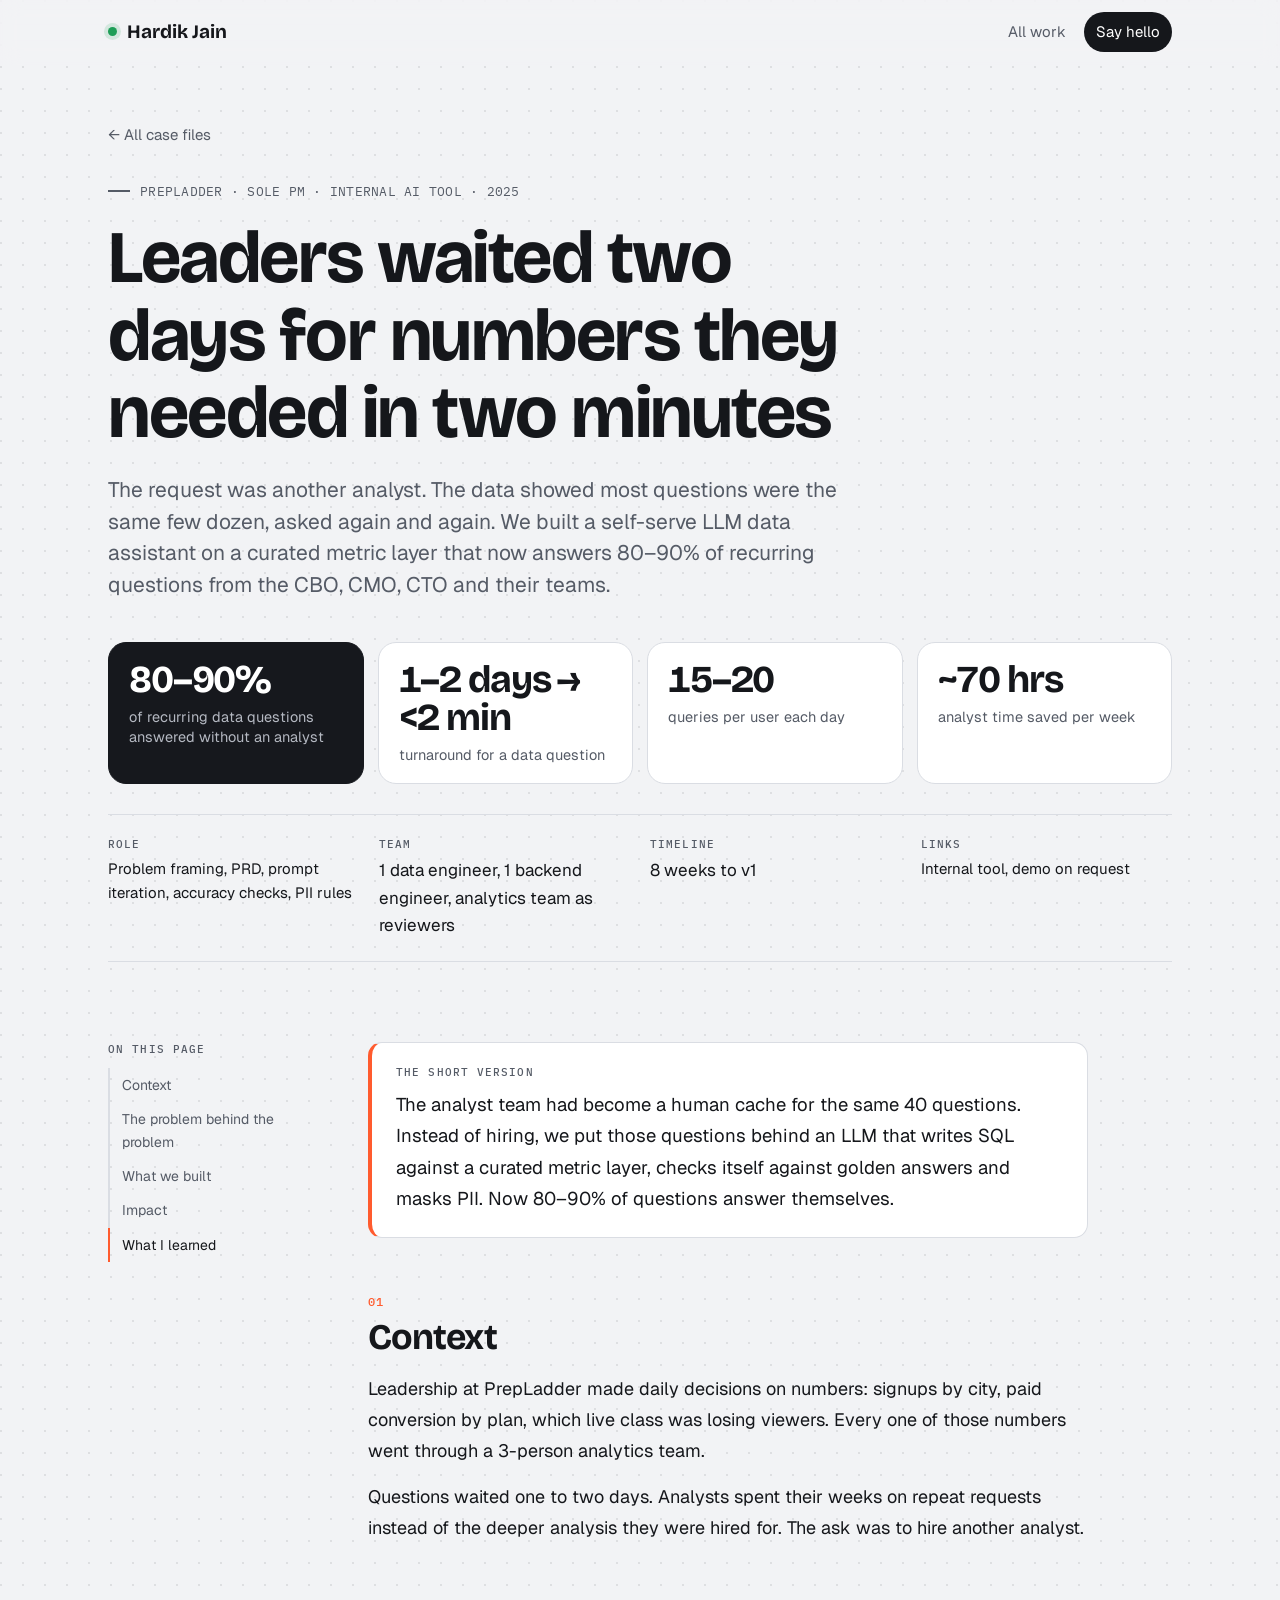
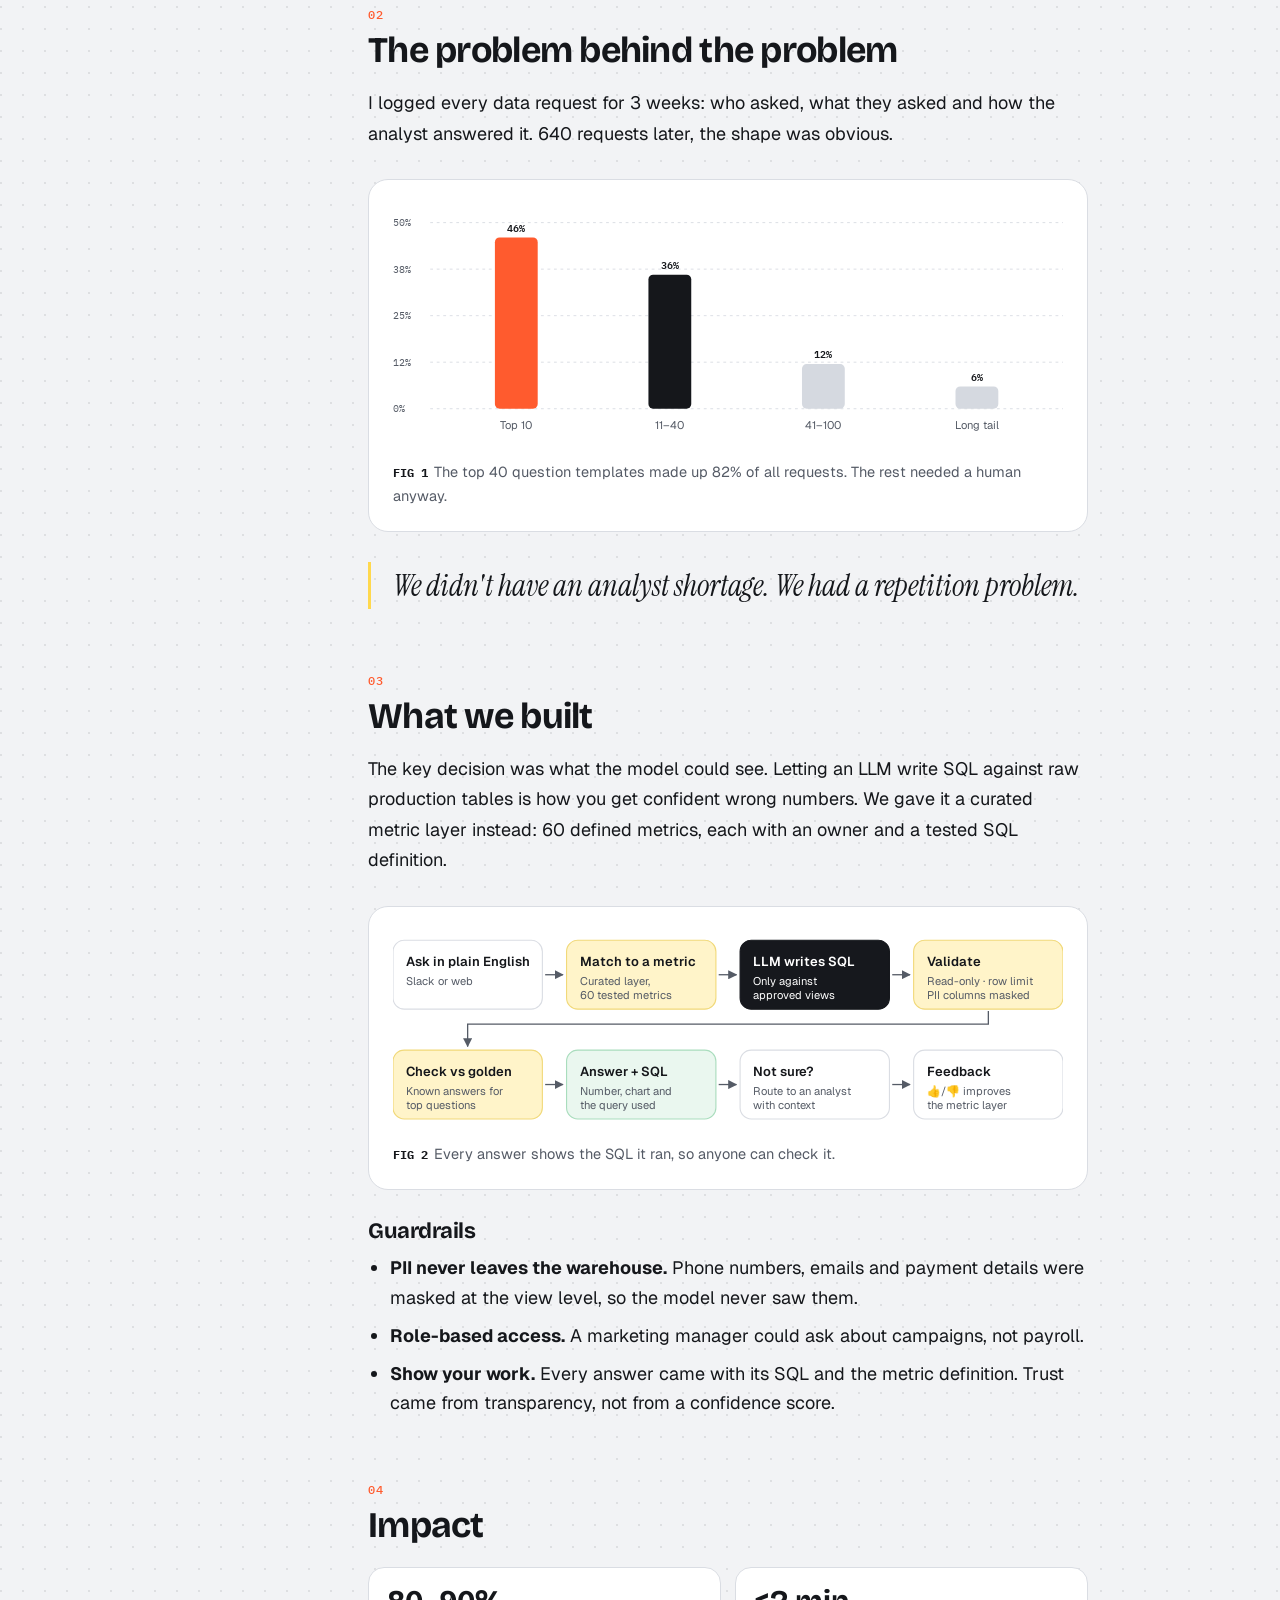
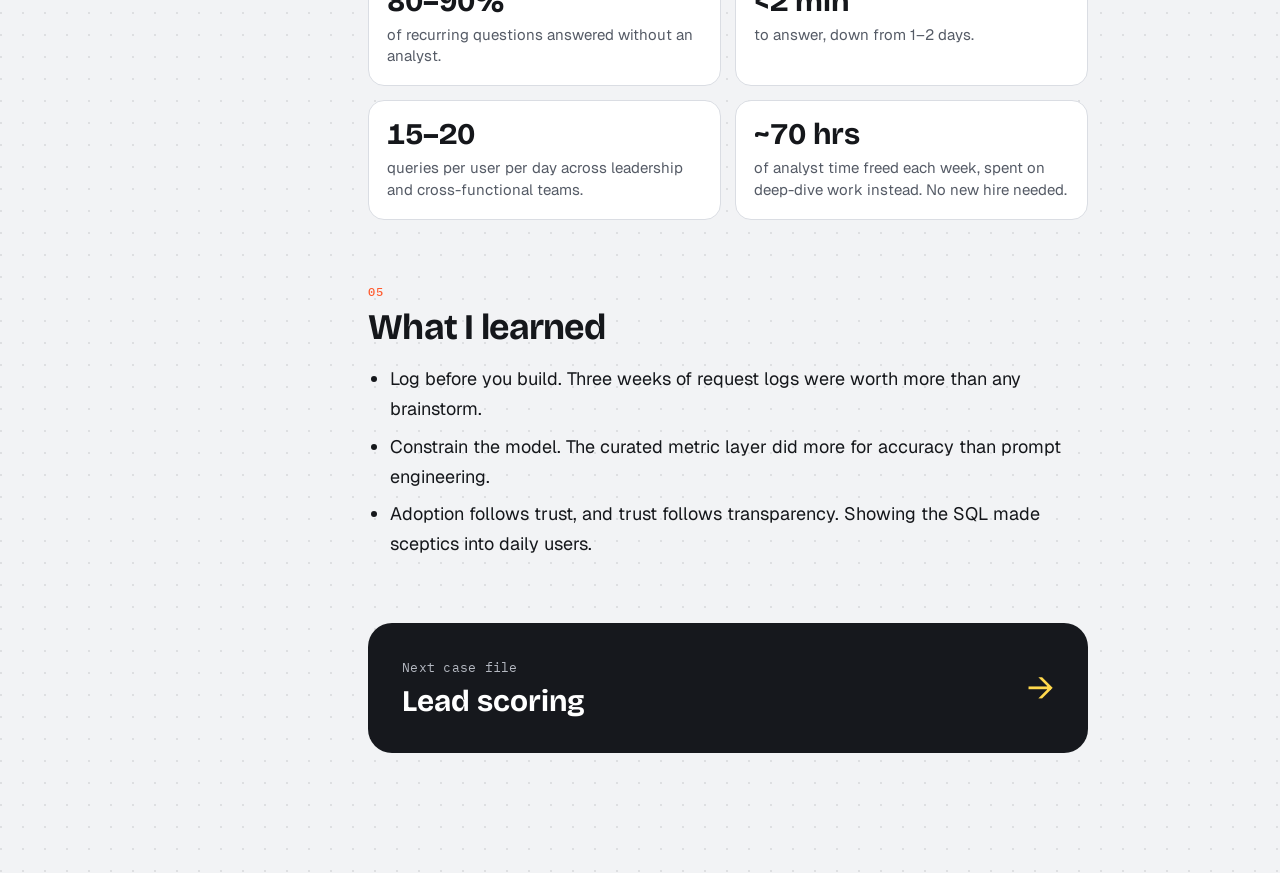
<file: cases/ask-data.html>
<!DOCTYPE html>
<html lang="en">
<head>
<meta charset="utf-8">
<meta name="viewport" content="width=device-width, initial-scale=1">
<title>Ask Data case study</title>
<link rel="preconnect" href="https://fonts.googleapis.com">
<link rel="preconnect" href="https://fonts.gstatic.com" crossorigin>
<link href="https://fonts.googleapis.com/css2?family=Bricolage+Grotesque:opsz,wght@12..96,500;12..96,600;12..96,700;12..96,800&family=Geist:wght@400;500;600&family=IBM+Plex+Mono:wght@400;500;600&family=Instrument+Serif:ital@0;1&family=Bangers&display=swap" rel="stylesheet">
<link rel="stylesheet" href="../assets/style.css">
</head>
<body>
<div class="progress" aria-hidden="true"></div>
<header class="topbar">
  <div class="wrap">
    <a class="brand" href="../index.html"><span class="dot" aria-hidden="true"></span>Hardik Jain</a>
    <nav class="nav" aria-label="Main">
      <a href="../index.html#work">All work</a>
      <a class="cta" href="../index.html#contact">Say hello</a>
    </nav>
  </div>
</header>
<main>

<div class="wrap">
  <div class="c-hero">
    <a class="back-link" href="../index.html#work">← All case files</a>
    <div class="eyebrow mono">PrepLadder · Sole PM · internal AI tool · 2025</div>
    <h1>Leaders waited two days for numbers they needed in two minutes</h1>
    <p class="deck">The request was another analyst. The data showed most questions were the same few dozen, asked again and again. We built a self-serve LLM data assistant on a curated metric layer that now answers 80–90% of recurring questions from the CBO, CMO, CTO and their teams.</p>
    <div class="c-metrics"><div class="c-metric hl"><div class="v">80–90%</div><div class="l">of recurring data questions answered without an analyst</div></div><div class="c-metric"><div class="v"><span class="n">1–2 days</span> → <span class="n"><2 min</span></div><div class="l">turnaround for a data question</div></div><div class="c-metric"><div class="v">15–20</div><div class="l">queries per user each day</div></div><div class="c-metric"><div class="v"><span class="n">~70 hrs</span></div><div class="l">analyst time saved per week</div></div></div>
    <div class="c-meta"><div><h5>Role</h5><p>Problem framing, PRD, prompt iteration, accuracy checks, PII rules</p></div><div><h5>Team</h5><span class="n">1</span> data engineer, <span class="n">1</span> backend engineer, analytics team as reviewers</div><div><h5>Timeline</h5><span class="n">8</span> weeks to v1</div><div><h5>Links</h5><p>Internal tool, demo on request</p></div></div>
  </div>
  <div class="c-body">
    <nav class="toc" aria-label="On this page"><h5>On this page</h5><a href="#context">Context</a><a href="#problem">The problem behind the problem</a><a href="#build">What we built</a><a href="#impact">Impact</a><a href="#next">What I learned</a></nav>
    <article class="article">
      <div class="tldr"><h4>The short version</h4><p>The analyst team had become a human cache for the same <span class="n">40</span> questions. Instead of hiring, we put those questions behind an LLM that writes SQL against a curated metric layer, checks itself against golden answers and masks PII. Now 80–90% of questions answer themselves.</p></div>
      <section id="context"><span class="k">01</span><h2>Context</h2>
<p>Leadership at PrepLadder made daily decisions on numbers: signups by city, paid conversion by plan, which live class was losing viewers. Every one of those numbers went through a <span class="n">3</span>-person analytics team.</p>
<p>Questions waited one to two days. Analysts spent their weeks on repeat requests instead of the deeper analysis they were hired for. The ask was to hire another analyst.</p></section><section id="problem"><span class="k">02</span><h2>The problem behind the problem</h2>
<p>I logged every data request for <span class="n">3</span> weeks: who asked, what they asked and how the analyst answered it. <span class="n">640</span> requests later, the shape was obvious.</p>
<figure><svg class="dg" viewBox="0 0 720 260" role="img" aria-label="Share of requests by question rank"><line class="grid" x1="40" x2="720" y1="220.0" y2="220.0"/><text class="m" x="0" y="224.0">0%</text><line class="grid" x1="40" x2="720" y1="170.0" y2="170.0"/><text class="m" x="0" y="174.0">12%</text><line class="grid" x1="40" x2="720" y1="120.0" y2="120.0"/><text class="m" x="0" y="124.0">25%</text><line class="grid" x1="40" x2="720" y1="70.0" y2="70.0"/><text class="m" x="0" y="74.0">38%</text><line class="grid" x1="40" x2="720" y1="20.0" y2="20.0"/><text class="m" x="0" y="24.0">50%</text><rect class="bar a" x="109.5" y="36.0" width="46.0" height="184.0" rx="5"/><text class="m" x="132.5" y="30.0" text-anchor="middle" style="fill:#15171B;font-weight:600">46%</text><text class="s" x="132.5" y="242" text-anchor="middle">Top 10</text><rect class="bar " x="274.5" y="76.0" width="46.0" height="144.0" rx="5"/><text class="m" x="297.5" y="70.0" text-anchor="middle" style="fill:#15171B;font-weight:600">36%</text><text class="s" x="297.5" y="242" text-anchor="middle">11–40</text><rect class="bar l" x="439.5" y="172.0" width="46.0" height="48.0" rx="5"/><text class="m" x="462.5" y="166.0" text-anchor="middle" style="fill:#15171B;font-weight:600">12%</text><text class="s" x="462.5" y="242" text-anchor="middle">41–100</text><rect class="bar l" x="604.5" y="196.0" width="46.0" height="24.0" rx="5"/><text class="m" x="627.5" y="190.0" text-anchor="middle" style="fill:#15171B;font-weight:600">6%</text><text class="s" x="627.5" y="242" text-anchor="middle">Long tail</text></svg><figcaption><b>FIG 1</b>The top 40 question templates made up 82% of all requests. The rest needed a human anyway.</figcaption></figure>
<div class="pull">We didn't have an analyst shortage. We had a repetition problem.</div></section><section id="build"><span class="k">03</span><h2>What we built</h2>
<p>The key decision was what the model could see. Letting an LLM write SQL against raw production tables is how you get confident wrong numbers. We gave it a curated metric layer instead: <span class="n">60</span> defined metrics, each with an owner and a tested SQL definition.</p>
<figure><svg class="dg" viewBox="0 0 720 212" role="img" aria-label="Ask Data request flow"><defs><marker id="ah" viewBox="0 0 10 10" refX="9" refY="5" markerWidth="7" markerHeight="7" orient="auto-start-reverse"><path d="M0 0 L10 5 L0 10 z" fill="#555B66"/></marker></defs><rect class="box " x="0.0" y="10" width="160.5" height="74" rx="12"/><text class="t" x="14.0" y="38">Ask in plain English</text><text class="s" x="14.0" y="58">Slack or web</text><path class="arr" d="M163.5 47.0 h19" marker-end="url(#ah)"/><rect class="box warm" x="186.5" y="10" width="160.5" height="74" rx="12"/><text class="t" x="200.5" y="38">Match to a metric</text><text class="s" x="200.5" y="58">Curated layer,</text><text class="s" x="200.5" y="73">60 tested metrics</text><path class="arr" d="M350.0 47.0 h19" marker-end="url(#ah)"/><rect class="box hl" x="373.0" y="10" width="160.5" height="74" rx="12"/><text class="t hlt" x="387.0" y="38">LLM writes SQL</text><text class="s hlt" x="387.0" y="58">Only against</text><text class="s hlt" x="387.0" y="73">approved views</text><path class="arr" d="M536.5 47.0 h19" marker-end="url(#ah)"/><rect class="box warm" x="559.5" y="10" width="160.5" height="74" rx="12"/><text class="t" x="573.5" y="38">Validate</text><text class="s" x="573.5" y="58">Read-only · row limit</text><text class="s" x="573.5" y="73">PII columns masked</text><path class="arr" d="M639.8 86 v14 H80.2 v24" marker-end="url(#ah)"/><rect class="box warm" x="0.0" y="128" width="160.5" height="74" rx="12"/><text class="t" x="14.0" y="156">Check vs golden</text><text class="s" x="14.0" y="176">Known answers for</text><text class="s" x="14.0" y="191">top questions</text><path class="arr" d="M163.5 165.0 h19" marker-end="url(#ah)"/><rect class="box good" x="186.5" y="128" width="160.5" height="74" rx="12"/><text class="t" x="200.5" y="156">Answer + SQL</text><text class="s" x="200.5" y="176">Number, chart and</text><text class="s" x="200.5" y="191">the query used</text><path class="arr" d="M350.0 165.0 h19" marker-end="url(#ah)"/><rect class="box " x="373.0" y="128" width="160.5" height="74" rx="12"/><text class="t" x="387.0" y="156">Not sure?</text><text class="s" x="387.0" y="176">Route to an analyst</text><text class="s" x="387.0" y="191">with context</text><path class="arr" d="M536.5 165.0 h19" marker-end="url(#ah)"/><rect class="box " x="559.5" y="128" width="160.5" height="74" rx="12"/><text class="t" x="573.5" y="156">Feedback</text><text class="s" x="573.5" y="176">👍/👎 improves</text><text class="s" x="573.5" y="191">the metric layer</text></svg><figcaption><b>FIG 2</b>Every answer shows the SQL it ran, so anyone can check it.</figcaption></figure>
<h3>Guardrails</h3>
<ul>
<li><b>PII never leaves the warehouse.</b> Phone numbers, emails and payment details were masked at the view level, so the model never saw them.</li>
<li><b>Role-based access.</b> A marketing manager could ask about campaigns, not payroll.</li>
<li><b>Show your work.</b> Every answer came with its SQL and the metric definition. Trust came from transparency, not from a confidence score.</li>
</ul></section><section id="impact"><span class="k">04</span><h2>Impact</h2>
<div class="results">
<div class="result"><div class="v">80–90%</div><p>of recurring questions answered without an analyst.</p></div>
<div class="result"><div class="v"><span class="n"><2 min</span></div><p>to answer, down from <span class="n">1–2 days</span>.</p></div>
<div class="result"><div class="v">15–20</div><p>queries per user per day across leadership and cross-functional teams.</p></div>
<div class="result"><div class="v"><span class="n">~70 hrs</span></div><p>of analyst time freed each week, spent on deep-dive work instead. No new hire needed.</p></div>
</div></section><section id="next"><span class="k">05</span><h2>What I learned</h2>
<ul>
<li>Log before you build. Three weeks of request logs were worth more than any brainstorm.</li>
<li>Constrain the model. The curated metric layer did more for accuracy than prompt engineering.</li>
<li>Adoption follows trust, and trust follows transparency. Showing the SQL made sceptics into daily users.</li>
</ul></section>
      <a class="next-case" href="lead-scoring.html"><div><span class="mono">Next case file</span><span class="t">Lead scoring</span></div><span class="arr">→</span></a>
    </article>
  </div>
</div>
</main>
<div class="toast" id="toast" role="status"></div>
<script src="../assets/app.js"></script>
</body>
</html>
</file>
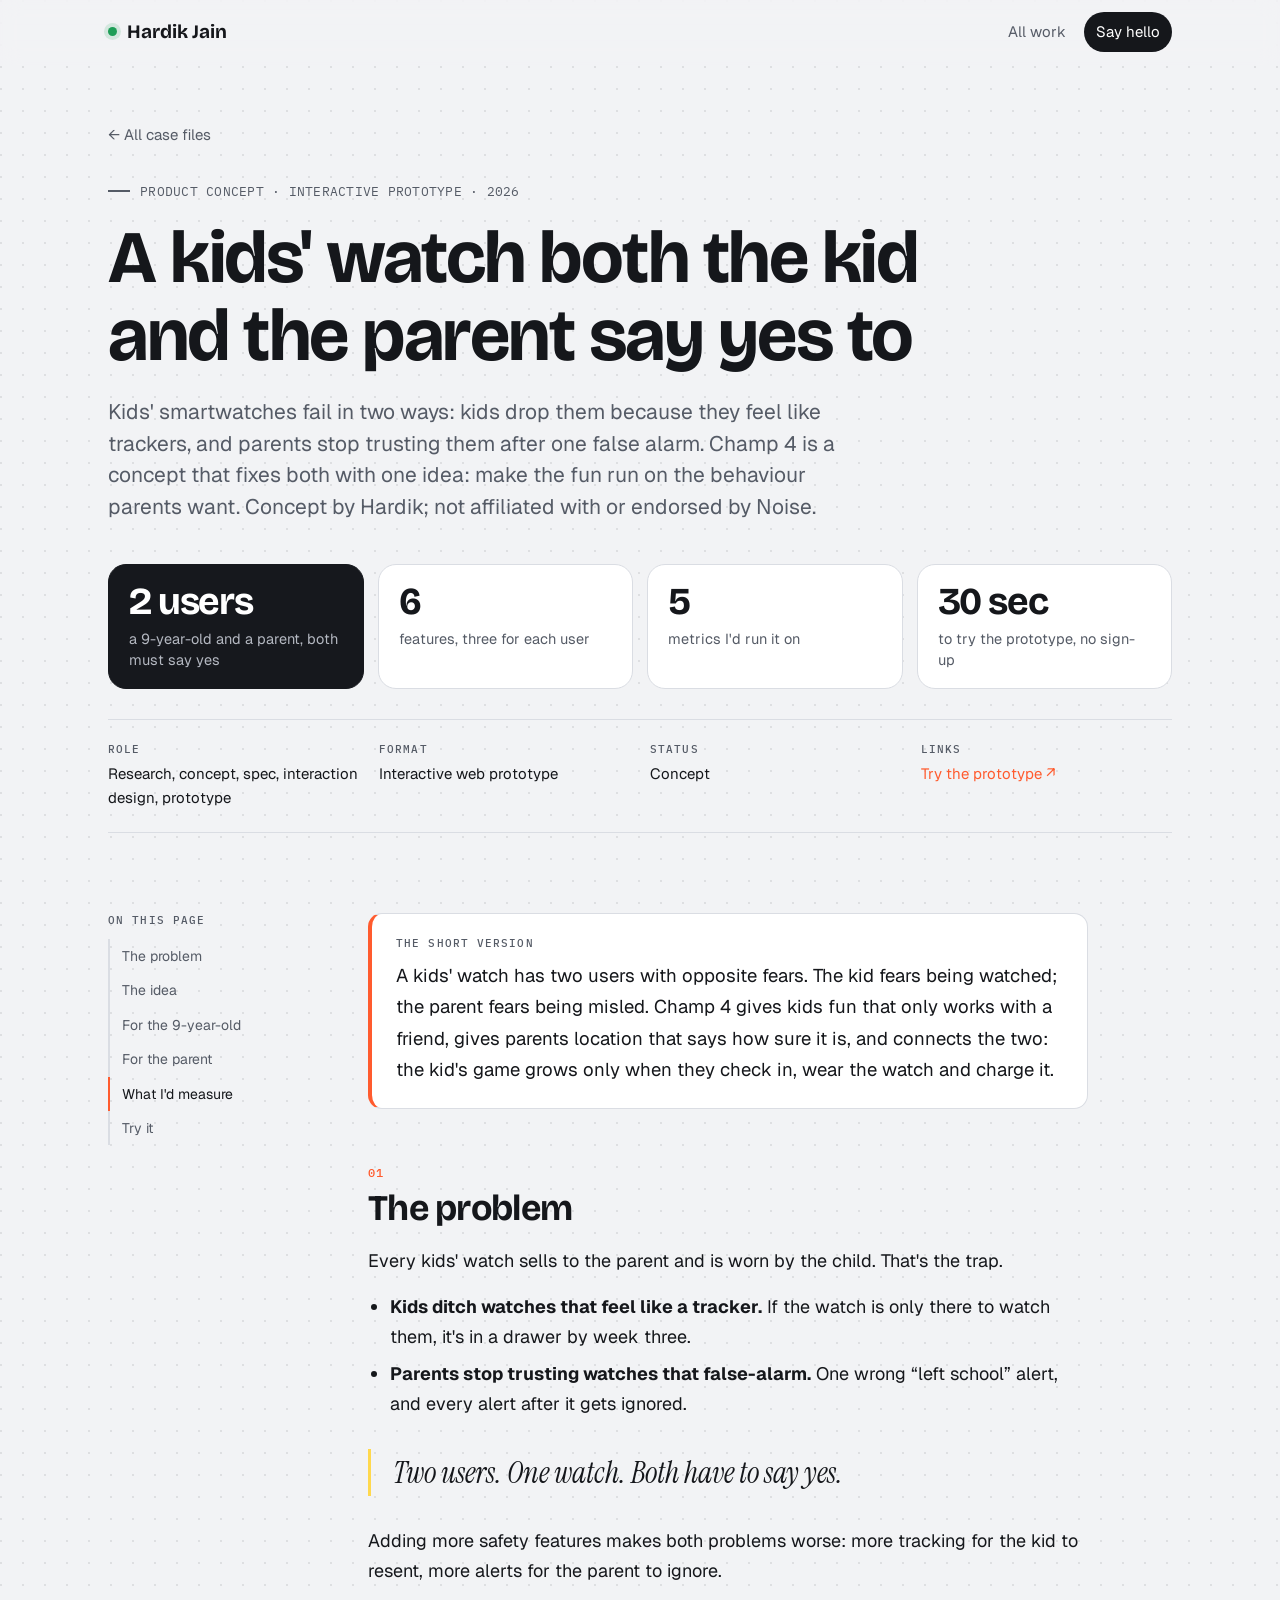
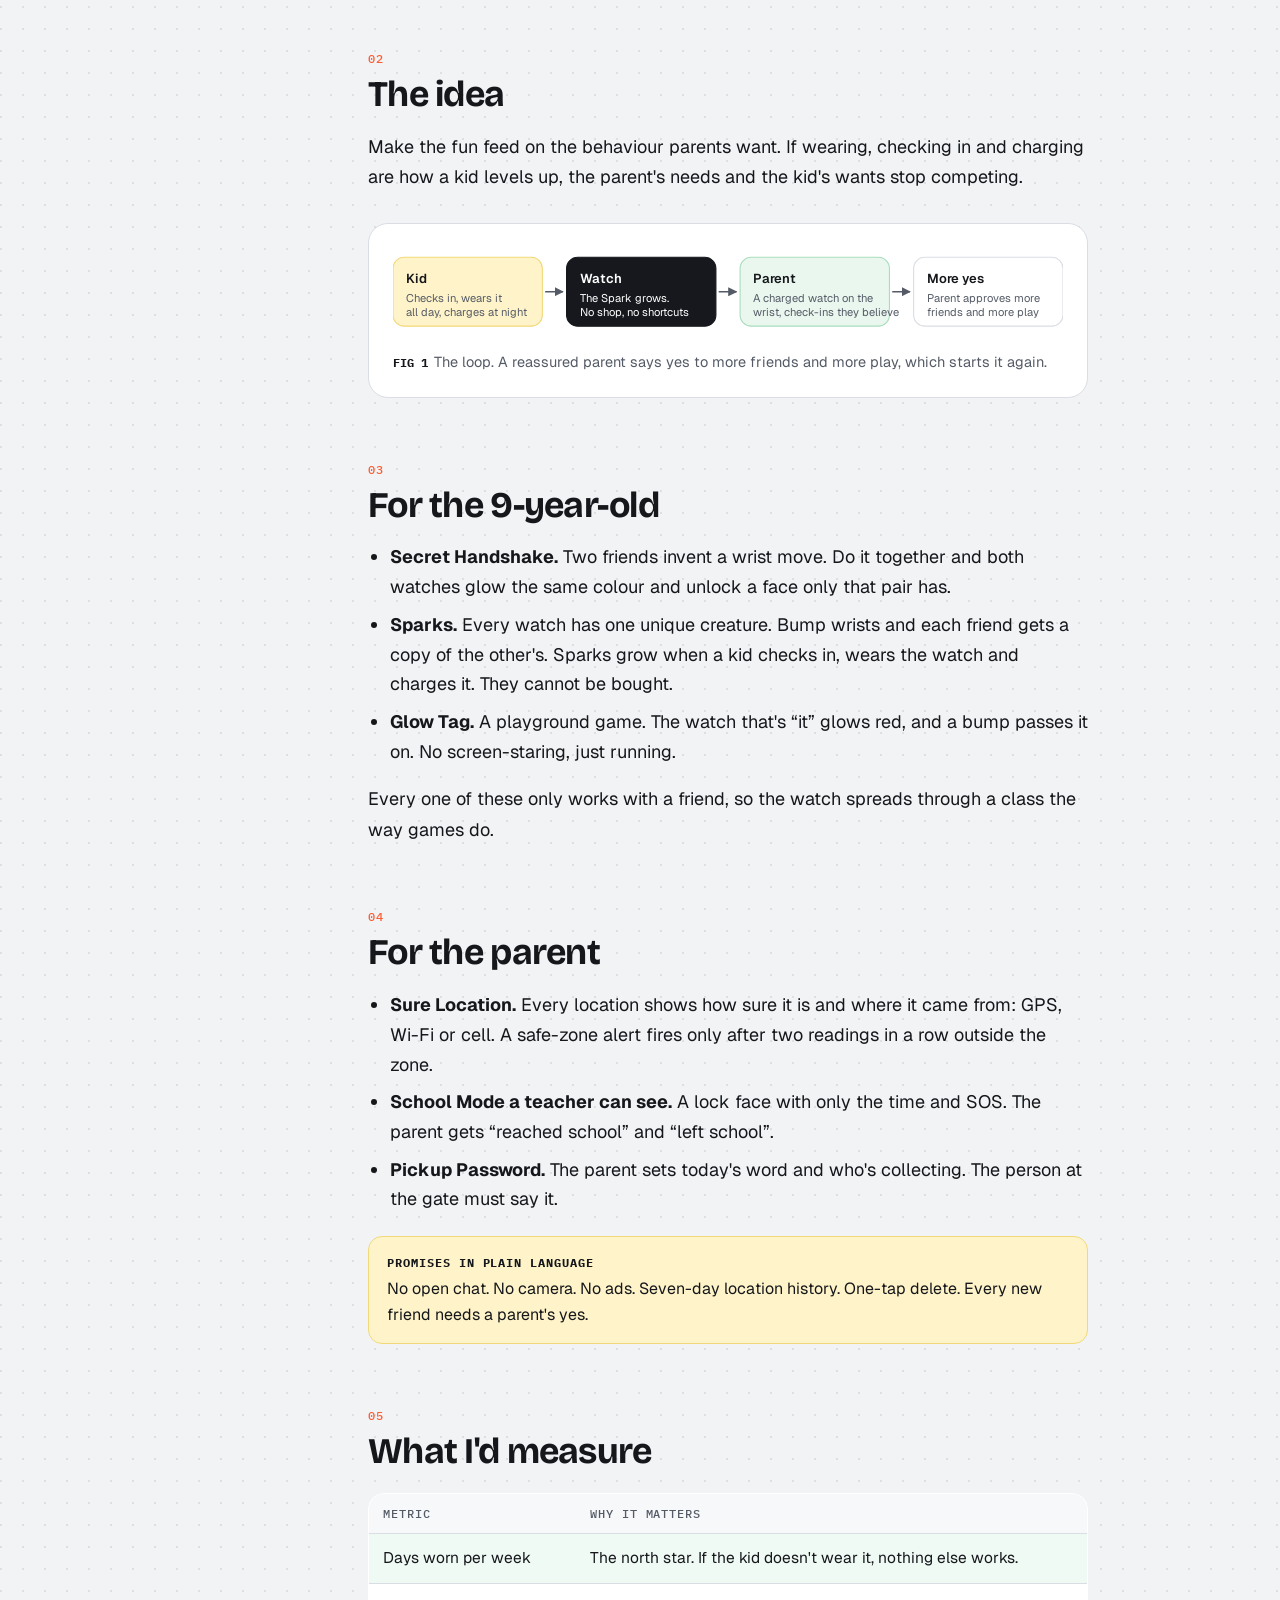
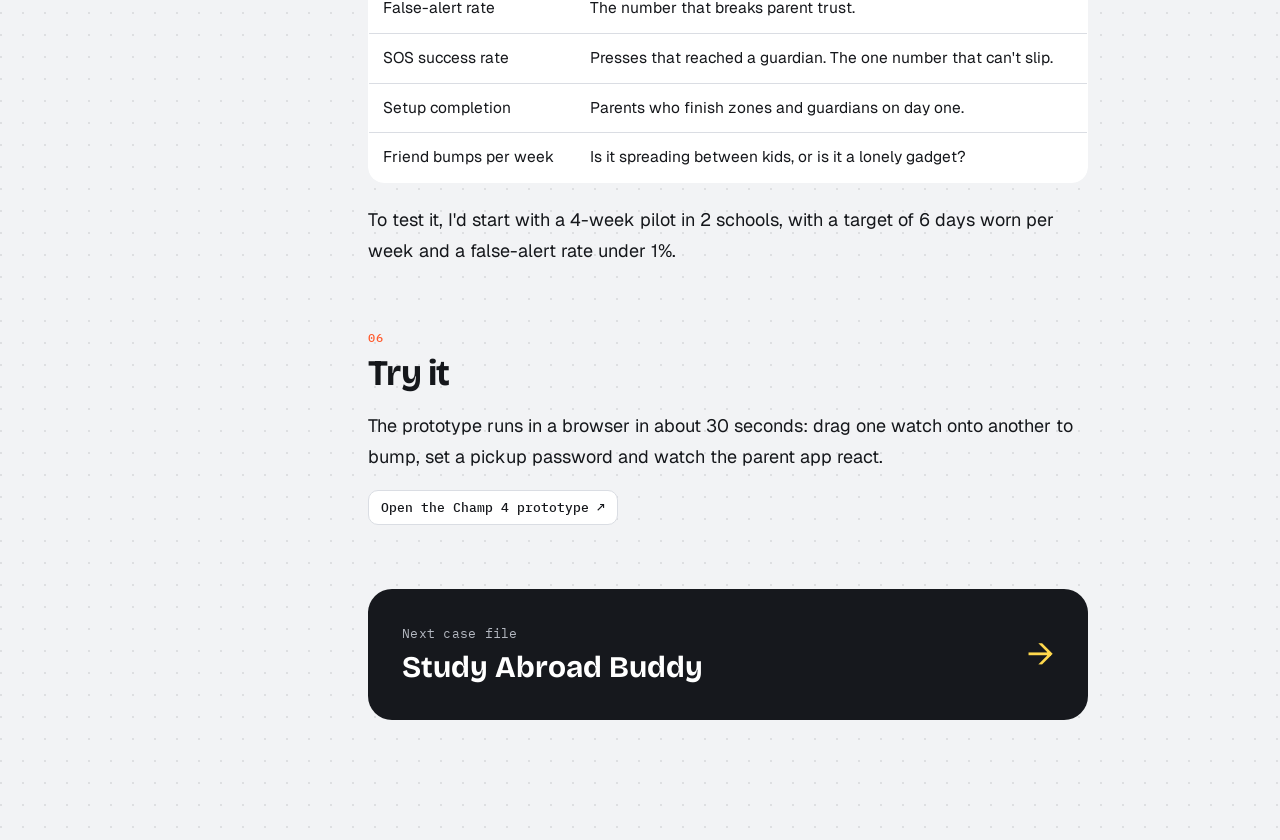
<file: cases/champ-4.html>
<!DOCTYPE html>
<html lang="en">
<head>
<meta charset="utf-8">
<meta name="viewport" content="width=device-width, initial-scale=1">
<title>Champ 4 concept case study</title>
<link rel="preconnect" href="https://fonts.googleapis.com">
<link rel="preconnect" href="https://fonts.gstatic.com" crossorigin>
<link href="https://fonts.googleapis.com/css2?family=Bricolage+Grotesque:opsz,wght@12..96,500;12..96,600;12..96,700;12..96,800&family=Geist:wght@400;500;600&family=IBM+Plex+Mono:wght@400;500;600&family=Instrument+Serif:ital@0;1&family=Bangers&display=swap" rel="stylesheet">
<link rel="stylesheet" href="../assets/style.css">
</head>
<body>
<div class="progress" aria-hidden="true"></div>
<header class="topbar">
  <div class="wrap">
    <a class="brand" href="../index.html"><span class="dot" aria-hidden="true"></span>Hardik Jain</a>
    <nav class="nav" aria-label="Main">
      <a href="../index.html#work">All work</a>
      <a class="cta" href="../index.html#contact">Say hello</a>
    </nav>
  </div>
</header>
<main>

<div class="wrap">
  <div class="c-hero">
    <a class="back-link" href="../index.html#work">← All case files</a>
    <div class="eyebrow mono">Product concept · interactive prototype · 2026</div>
    <h1>A kids' watch both the kid and the parent say yes to</h1>
    <p class="deck">Kids' smartwatches fail in two ways: kids drop them because they feel like trackers, and parents stop trusting them after one false alarm. Champ 4 is a concept that fixes both with one idea: make the fun run on the behaviour parents want. Concept by Hardik; not affiliated with or endorsed by Noise.</p>
    <div class="c-metrics"><div class="c-metric hl"><div class="v">2 users</div><div class="l">a 9-year-old and a parent, both must say yes</div></div><div class="c-metric"><div class="v">6</div><div class="l">features, three for each user</div></div><div class="c-metric"><div class="v">5</div><div class="l">metrics I'd run it on</div></div><div class="c-metric"><div class="v">30 sec</div><div class="l">to try the prototype, no sign-up</div></div></div>
    <div class="c-meta"><div><h5>Role</h5><p>Research, concept, spec, interaction design, prototype</p></div><div><h5>Format</h5><p>Interactive web prototype</p></div><div><h5>Status</h5><p>Concept</p></div><div><h5>Links</h5><a href="https://incomparable-sunshine-a41751.netlify.app/" target="_blank" rel="noopener">Try the prototype ↗</a></div></div>
  </div>
  <div class="c-body">
    <nav class="toc" aria-label="On this page"><h5>On this page</h5><a href="#problem">The problem</a><a href="#idea">The idea</a><a href="#kid">For the 9-year-old</a><a href="#parent">For the parent</a><a href="#metrics">What I'd measure</a><a href="#next">Try it</a></nav>
    <article class="article">
      <div class="tldr"><h4>The short version</h4><p>A kids' watch has two users with opposite fears. The kid fears being watched; the parent fears being misled. Champ 4 gives kids fun that only works with a friend, gives parents location that says how sure it is, and connects the two: the kid's game grows only when they check in, wear the watch and charge it.</p></div>
      <section id="problem"><span class="k">01</span><h2>The problem</h2>
<p>Every kids' watch sells to the parent and is worn by the child. That's the trap.</p>
<ul>
<li><b>Kids ditch watches that feel like a tracker.</b> If the watch is only there to watch them, it's in a drawer by week three.</li>
<li><b>Parents stop trusting watches that false-alarm.</b> One wrong “left school” alert, and every alert after it gets ignored.</li>
</ul>
<div class="pull">Two users. One watch. Both have to say yes.</div>
<p>Adding more safety features makes both problems worse: more tracking for the kid to resent, more alerts for the parent to ignore.</p></section><section id="idea"><span class="k">02</span><h2>The idea</h2>
<p>Make the fun feed on the behaviour parents want. If wearing, checking in and charging are how a kid levels up, the parent's needs and the kid's wants stop competing.</p>
<figure><svg class="dg" viewBox="0 0 720 94" role="img" aria-label="Champ 4 loop"><defs><marker id="ah" viewBox="0 0 10 10" refX="9" refY="5" markerWidth="7" markerHeight="7" orient="auto-start-reverse"><path d="M0 0 L10 5 L0 10 z" fill="#555B66"/></marker></defs><rect class="box warm" x="0.0" y="10" width="160.5" height="74" rx="12"/><text class="t" x="14.0" y="38">Kid</text><text class="s" x="14.0" y="58">Checks in, wears it</text><text class="s" x="14.0" y="73">all day, charges at night</text><path class="arr" d="M163.5 47.0 h19" marker-end="url(#ah)"/><rect class="box hl" x="186.5" y="10" width="160.5" height="74" rx="12"/><text class="t hlt" x="200.5" y="38">Watch</text><text class="s hlt" x="200.5" y="58">The Spark grows.</text><text class="s hlt" x="200.5" y="73">No shop, no shortcuts</text><path class="arr" d="M350.0 47.0 h19" marker-end="url(#ah)"/><rect class="box good" x="373.0" y="10" width="160.5" height="74" rx="12"/><text class="t" x="387.0" y="38">Parent</text><text class="s" x="387.0" y="58">A charged watch on the</text><text class="s" x="387.0" y="73">wrist, check-ins they believe</text><path class="arr" d="M536.5 47.0 h19" marker-end="url(#ah)"/><rect class="box " x="559.5" y="10" width="160.5" height="74" rx="12"/><text class="t" x="573.5" y="38">More yes</text><text class="s" x="573.5" y="58">Parent approves more</text><text class="s" x="573.5" y="73">friends and more play</text></svg><figcaption><b>FIG 1</b>The loop. A reassured parent says yes to more friends and more play, which starts it again.</figcaption></figure></section><section id="kid"><span class="k">03</span><h2>For the 9-year-old</h2>
<ul>
<li><b>Secret Handshake.</b> Two friends invent a wrist move. Do it together and both watches glow the same colour and unlock a face only that pair has.</li>
<li><b>Sparks.</b> Every watch has one unique creature. Bump wrists and each friend gets a copy of the other's. Sparks grow when a kid checks in, wears the watch and charges it. They cannot be bought.</li>
<li><b>Glow Tag.</b> A playground game. The watch that's “it” glows red, and a bump passes it on. No screen-staring, just running.</li>
</ul>
<p>Every one of these only works with a friend, so the watch spreads through a class the way games do.</p></section><section id="parent"><span class="k">04</span><h2>For the parent</h2>
<ul>
<li><b>Sure Location.</b> Every location shows how sure it is and where it came from: GPS, Wi-Fi or cell. A safe-zone alert fires only after two readings in a row outside the zone.</li>
<li><b>School Mode a teacher can see.</b> A lock face with only the time and SOS. The parent gets “reached school” and “left school”.</li>
<li><b>Pickup Password.</b> The parent sets today's word and who's collecting. The person at the gate must say it.</li>
</ul>
<div class="callout"><b>Promises in plain language</b>No open chat. No camera. No ads. Seven-day location history. One-tap delete. Every new friend needs a parent's yes.</div></section><section id="metrics"><span class="k">05</span><h2>What I'd measure</h2>
<div class="tbl-wrap"><table class="opts"><thead><tr><th>Metric</th><th>Why it matters</th></tr></thead><tbody>
<tr class="pick"><td>Days worn per week</td><td>The north star. If the kid doesn't wear it, nothing else works.</td></tr>
<tr><td>False-alert rate</td><td>The number that breaks parent trust.</td></tr>
<tr><td>SOS success rate</td><td>Presses that reached a guardian. The one number that can't slip.</td></tr>
<tr><td>Setup completion</td><td>Parents who finish zones and guardians on day one.</td></tr>
<tr><td>Friend bumps per week</td><td>Is it spreading between kids, or is it a lonely gadget?</td></tr>
</tbody></table></div>
<p>To test it, I'd start with a <span class="n">4</span>-week pilot in <span class="n">2</span> schools, with a target of <span class="n">6</span> days worn per week and a false-alert rate under <span class="n">1%</span>.</p></section><section id="next"><span class="k">06</span><h2>Try it</h2>
<p>The prototype runs in a browser in about 30 seconds: drag one watch onto another to bump, set a pickup password and watch the parent app react.</p>
<div class="c-figlinks"><a href="https://incomparable-sunshine-a41751.netlify.app/" target="_blank" rel="noopener">Open the Champ 4 prototype ↗</a></div></section>
      <a class="next-case" href="study-abroad-buddy.html"><div><span class="mono">Next case file</span><span class="t">Study Abroad Buddy</span></div><span class="arr">→</span></a>
    </article>
  </div>
</div>
</main>
<div class="toast" id="toast" role="status"></div>
<script src="../assets/app.js"></script>
</body>
</html>
</file>
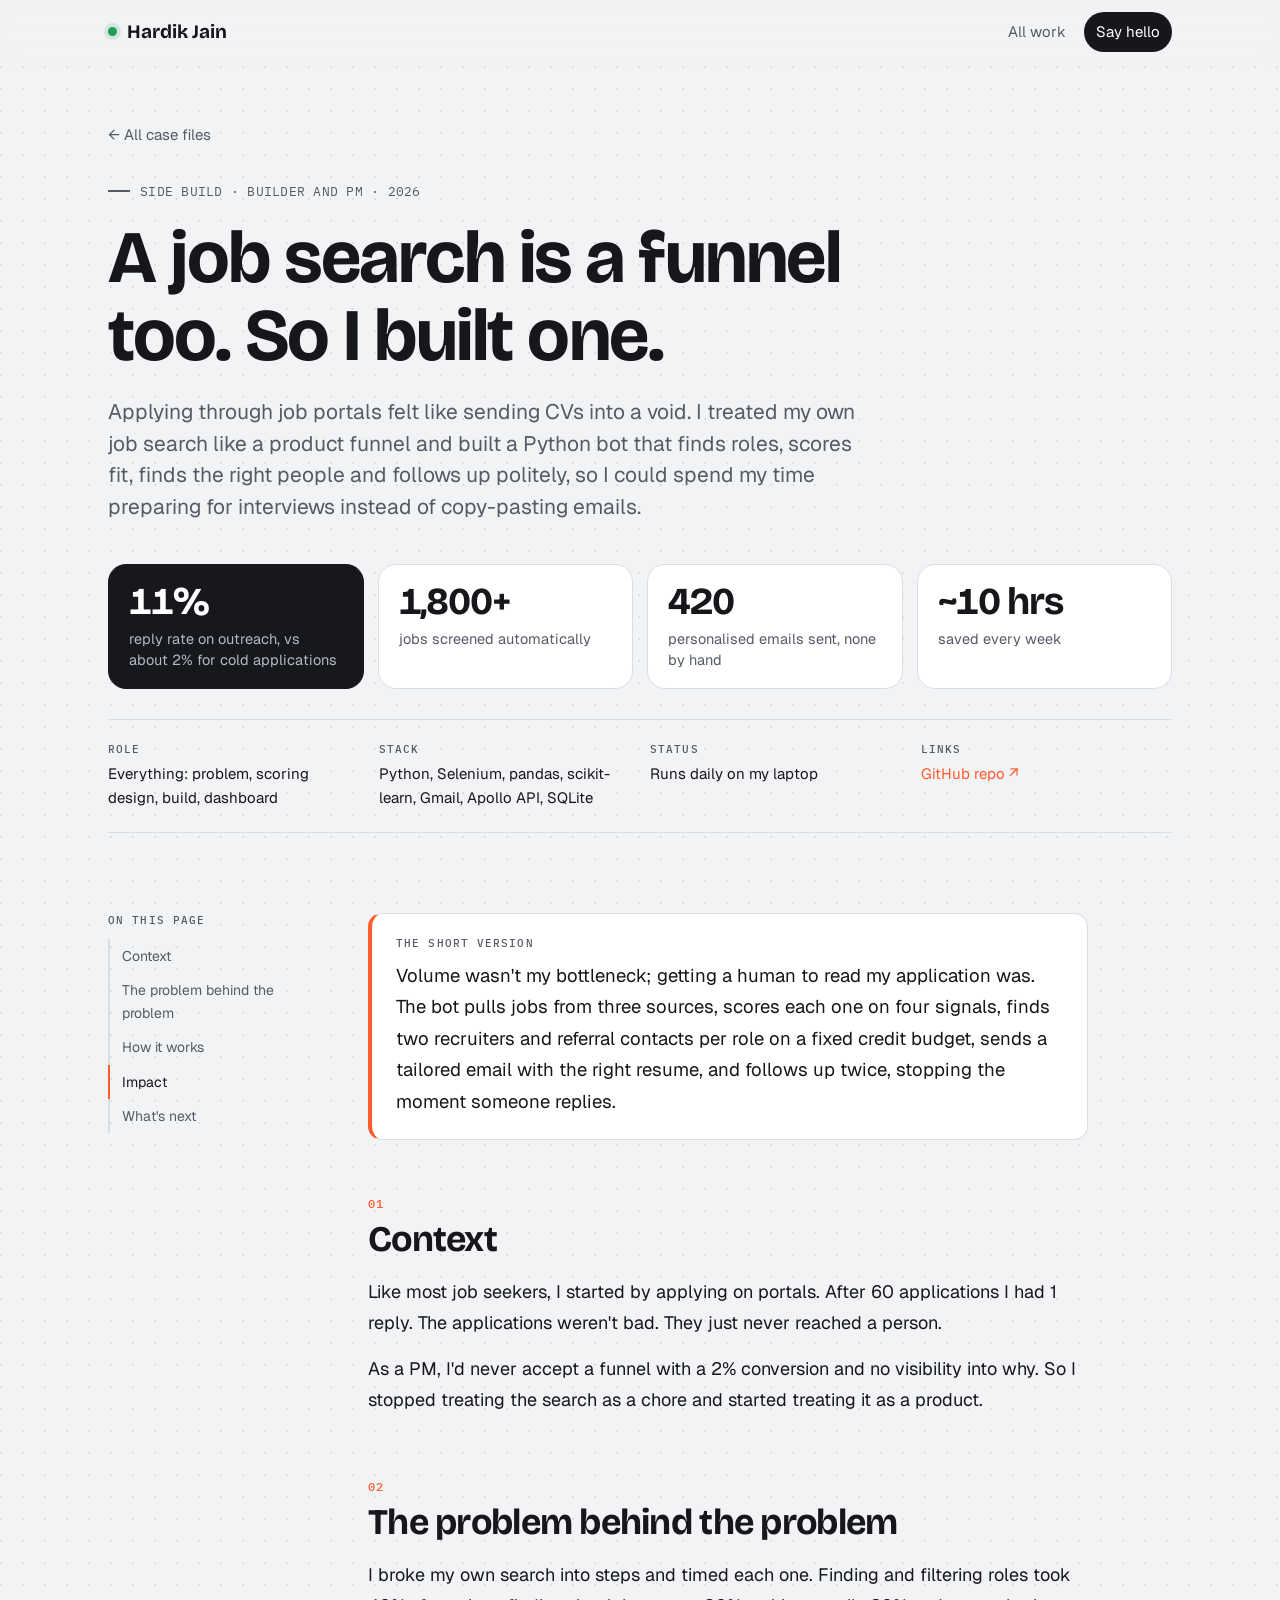
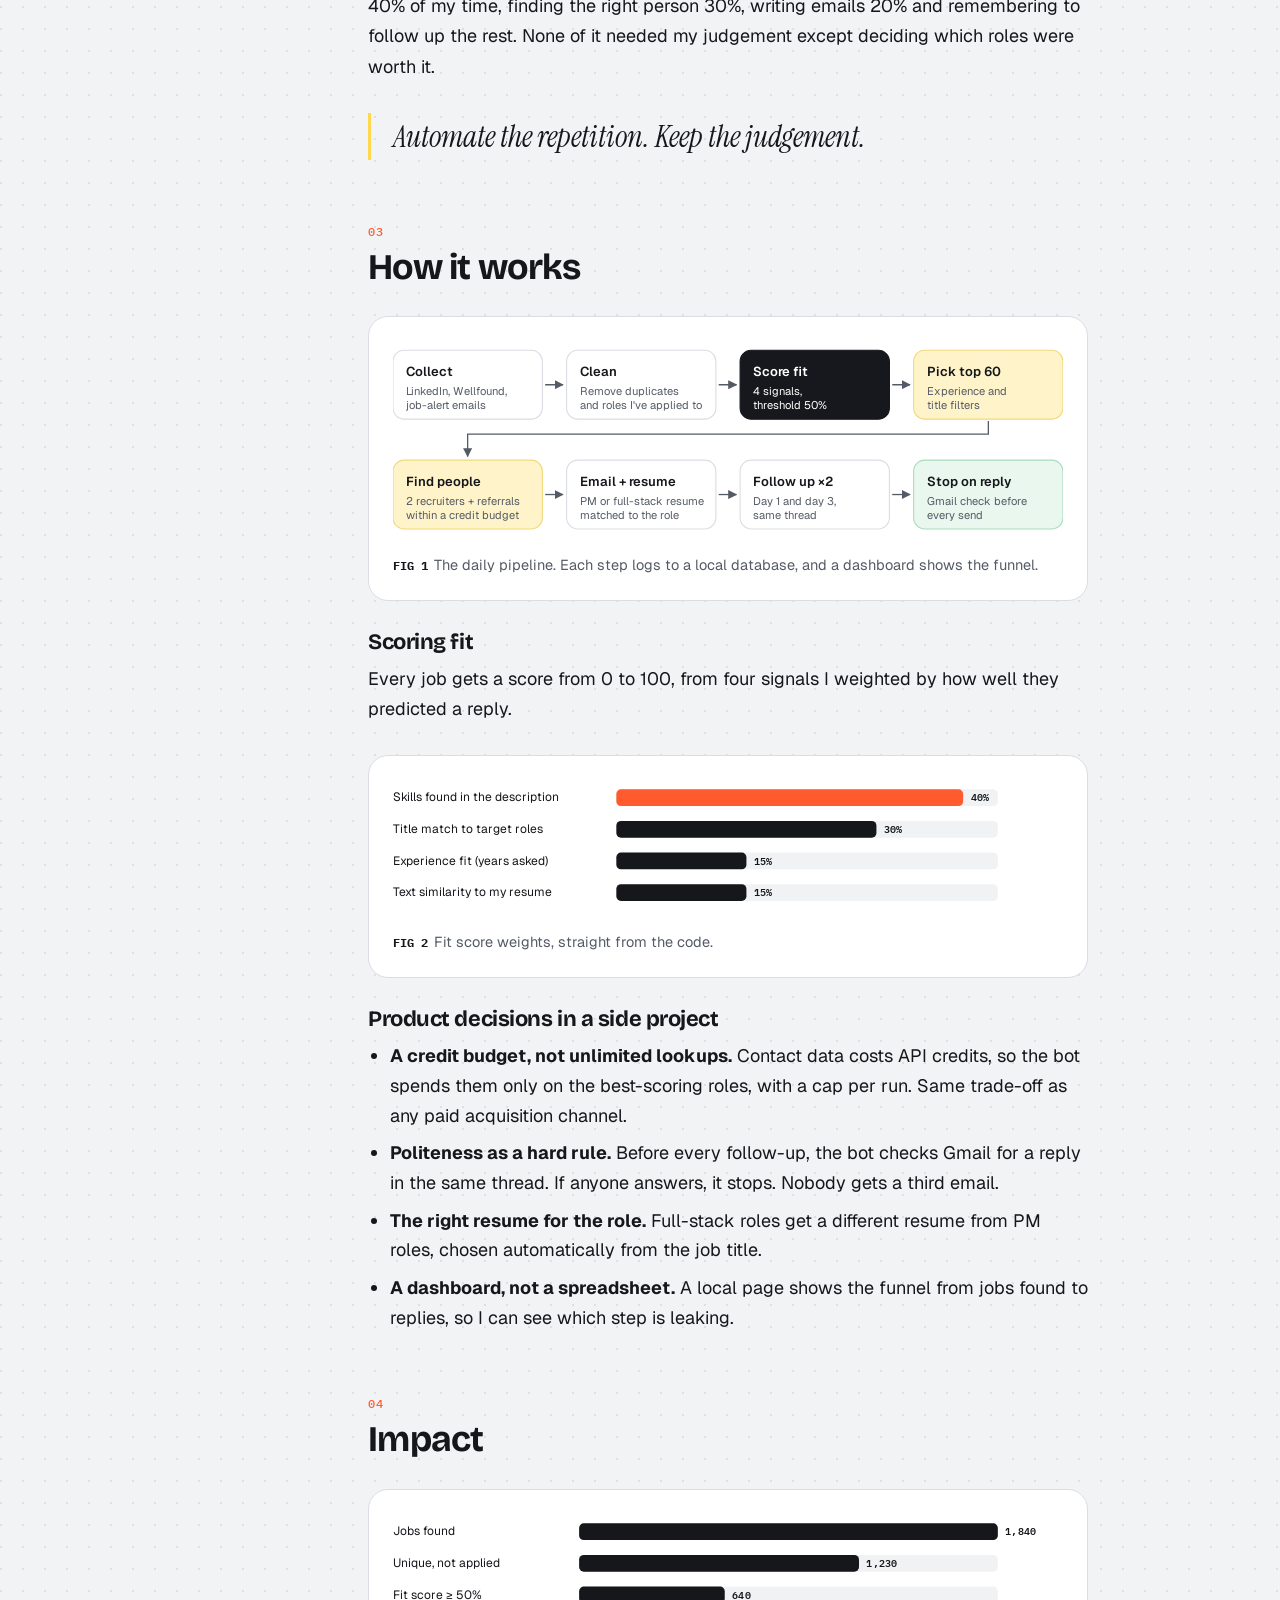
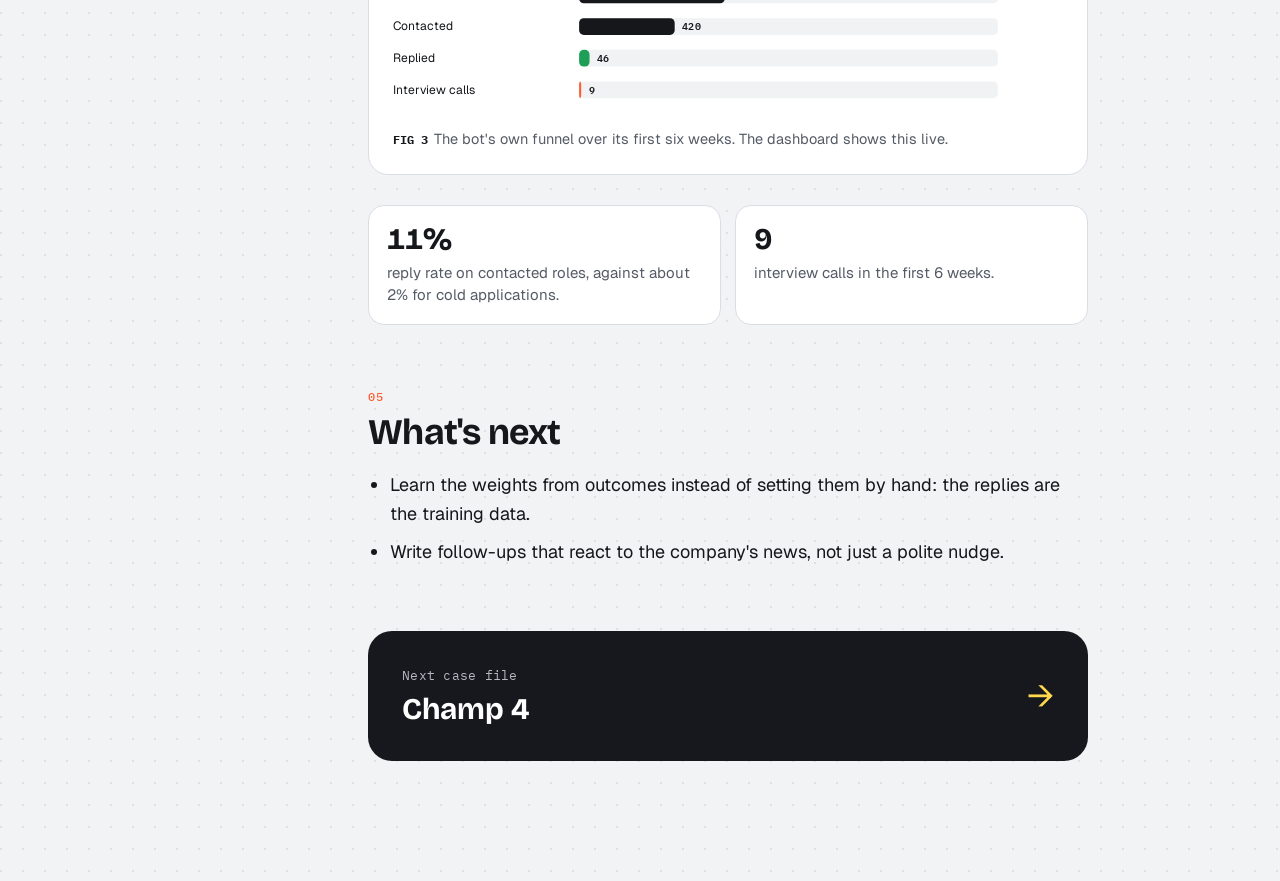
<file: cases/job-bot.html>
<!DOCTYPE html>
<html lang="en">
<head>
<meta charset="utf-8">
<meta name="viewport" content="width=device-width, initial-scale=1">
<title>job-bot case study</title>
<link rel="preconnect" href="https://fonts.googleapis.com">
<link rel="preconnect" href="https://fonts.gstatic.com" crossorigin>
<link href="https://fonts.googleapis.com/css2?family=Bricolage+Grotesque:opsz,wght@12..96,500;12..96,600;12..96,700;12..96,800&family=Geist:wght@400;500;600&family=IBM+Plex+Mono:wght@400;500;600&family=Instrument+Serif:ital@0;1&family=Bangers&display=swap" rel="stylesheet">
<link rel="stylesheet" href="../assets/style.css">
</head>
<body>
<div class="progress" aria-hidden="true"></div>
<header class="topbar">
  <div class="wrap">
    <a class="brand" href="../index.html"><span class="dot" aria-hidden="true"></span>Hardik Jain</a>
    <nav class="nav" aria-label="Main">
      <a href="../index.html#work">All work</a>
      <a class="cta" href="../index.html#contact">Say hello</a>
    </nav>
  </div>
</header>
<main>

<div class="wrap">
  <div class="c-hero">
    <a class="back-link" href="../index.html#work">← All case files</a>
    <div class="eyebrow mono">Side build · Builder and PM · 2026</div>
    <h1>A job search is a funnel too. So I built one.</h1>
    <p class="deck">Applying through job portals felt like sending CVs into a void. I treated my own job search like a product funnel and built a Python bot that finds roles, scores fit, finds the right people and follows up politely, so I could spend my time preparing for interviews instead of copy-pasting emails.</p>
    <div class="c-metrics"><div class="c-metric hl"><div class="v"><span class="n">11%</span></div><div class="l">reply rate on outreach, vs about <span class="n">2%</span> for cold applications</div></div><div class="c-metric"><div class="v"><span class="n">1,800+</span></div><div class="l">jobs screened automatically</div></div><div class="c-metric"><div class="v"><span class="n">420</span></div><div class="l">personalised emails sent, none by hand</div></div><div class="c-metric"><div class="v"><span class="n">~10 hrs</span></div><div class="l">saved every week</div></div></div>
    <div class="c-meta"><div><h5>Role</h5><p>Everything: problem, scoring design, build, dashboard</p></div><div><h5>Stack</h5><p>Python, Selenium, pandas, scikit-learn, Gmail, Apollo API, SQLite</p></div><div><h5>Status</h5><p>Runs daily on my laptop</p></div><div><h5>Links</h5><a href="https://github.com/hardik201729/job-bot-main" target="_blank" rel="noopener">GitHub repo ↗</a></div></div>
  </div>
  <div class="c-body">
    <nav class="toc" aria-label="On this page"><h5>On this page</h5><a href="#context">Context</a><a href="#problem">The problem behind the problem</a><a href="#build">How it works</a><a href="#impact">Impact</a><a href="#next">What's next</a></nav>
    <article class="article">
      <div class="tldr"><h4>The short version</h4><p>Volume wasn't my bottleneck; getting a human to read my application was. The bot pulls jobs from three sources, scores each one on four signals, finds two recruiters and referral contacts per role on a fixed credit budget, sends a tailored email with the right resume, and follows up twice, stopping the moment someone replies.</p></div>
      <section id="context"><span class="k">01</span><h2>Context</h2>
<p>Like most job seekers, I started by applying on portals. After <span class="n">60</span> applications I had <span class="n">1</span> reply. The applications weren't bad. They just never reached a person.</p>
<p>As a PM, I'd never accept a funnel with a 2% conversion and no visibility into why. So I stopped treating the search as a chore and started treating it as a product.</p></section><section id="problem"><span class="k">02</span><h2>The problem behind the problem</h2>
<p>I broke my own search into steps and timed each one. Finding and filtering roles took <span class="n">40%</span> of my time, finding the right person <span class="n">30%</span>, writing emails <span class="n">20%</span> and remembering to follow up the rest. None of it needed my judgement except deciding which roles were worth it.</p>
<div class="pull">Automate the repetition. Keep the judgement.</div></section><section id="build"><span class="k">03</span><h2>How it works</h2>
<figure><svg class="dg" viewBox="0 0 720 212" role="img" aria-label="job-bot pipeline"><defs><marker id="ah" viewBox="0 0 10 10" refX="9" refY="5" markerWidth="7" markerHeight="7" orient="auto-start-reverse"><path d="M0 0 L10 5 L0 10 z" fill="#555B66"/></marker></defs><rect class="box " x="0.0" y="10" width="160.5" height="74" rx="12"/><text class="t" x="14.0" y="38">Collect</text><text class="s" x="14.0" y="58">LinkedIn, Wellfound,</text><text class="s" x="14.0" y="73">job-alert emails</text><path class="arr" d="M163.5 47.0 h19" marker-end="url(#ah)"/><rect class="box " x="186.5" y="10" width="160.5" height="74" rx="12"/><text class="t" x="200.5" y="38">Clean</text><text class="s" x="200.5" y="58">Remove duplicates</text><text class="s" x="200.5" y="73">and roles I've applied to</text><path class="arr" d="M350.0 47.0 h19" marker-end="url(#ah)"/><rect class="box hl" x="373.0" y="10" width="160.5" height="74" rx="12"/><text class="t hlt" x="387.0" y="38">Score fit</text><text class="s hlt" x="387.0" y="58">4 signals,</text><text class="s hlt" x="387.0" y="73">threshold 50%</text><path class="arr" d="M536.5 47.0 h19" marker-end="url(#ah)"/><rect class="box warm" x="559.5" y="10" width="160.5" height="74" rx="12"/><text class="t" x="573.5" y="38">Pick top 60</text><text class="s" x="573.5" y="58">Experience and</text><text class="s" x="573.5" y="73">title filters</text><path class="arr" d="M639.8 86 v14 H80.2 v24" marker-end="url(#ah)"/><rect class="box warm" x="0.0" y="128" width="160.5" height="74" rx="12"/><text class="t" x="14.0" y="156">Find people</text><text class="s" x="14.0" y="176">2 recruiters + referrals</text><text class="s" x="14.0" y="191">within a credit budget</text><path class="arr" d="M163.5 165.0 h19" marker-end="url(#ah)"/><rect class="box " x="186.5" y="128" width="160.5" height="74" rx="12"/><text class="t" x="200.5" y="156">Email + resume</text><text class="s" x="200.5" y="176">PM or full-stack resume</text><text class="s" x="200.5" y="191">matched to the role</text><path class="arr" d="M350.0 165.0 h19" marker-end="url(#ah)"/><rect class="box " x="373.0" y="128" width="160.5" height="74" rx="12"/><text class="t" x="387.0" y="156">Follow up ×2</text><text class="s" x="387.0" y="176">Day 1 and day 3,</text><text class="s" x="387.0" y="191">same thread</text><path class="arr" d="M536.5 165.0 h19" marker-end="url(#ah)"/><rect class="box good" x="559.5" y="128" width="160.5" height="74" rx="12"/><text class="t" x="573.5" y="156">Stop on reply</text><text class="s" x="573.5" y="176">Gmail check before</text><text class="s" x="573.5" y="191">every send</text></svg><figcaption><b>FIG 1</b>The daily pipeline. Each step logs to a local database, and a dashboard shows the funnel.</figcaption></figure>
<h3>Scoring fit</h3>
<p>Every job gets a score from 0 to 100, from four signals I weighted by how well they predicted a reply.</p>
<figure><svg class="dg" viewBox="0 0 720 146" role="img" aria-label="Fit score weights"><text class="s" x="0" y="23" style="font-size:13px;fill:#15171B">Skills found in the description</text><rect class="bar l" x="240" y="10" width="410" height="18" rx="5" opacity=".35"/><rect class="bar a" x="240" y="10" width="372.7" height="18" rx="5"/><text class="m" x="620.7" y="23" style="fill:#15171B;font-weight:600">40%</text><text class="s" x="0" y="57" style="font-size:13px;fill:#15171B">Title match to target roles</text><rect class="bar l" x="240" y="44" width="410" height="18" rx="5" opacity=".35"/><rect class="bar " x="240" y="44" width="279.5" height="18" rx="5"/><text class="m" x="527.5" y="57" style="fill:#15171B;font-weight:600">30%</text><text class="s" x="0" y="91" style="font-size:13px;fill:#15171B">Experience fit (years asked)</text><rect class="bar l" x="240" y="78" width="410" height="18" rx="5" opacity=".35"/><rect class="bar " x="240" y="78" width="139.8" height="18" rx="5"/><text class="m" x="387.8" y="91" style="fill:#15171B;font-weight:600">15%</text><text class="s" x="0" y="125" style="font-size:13px;fill:#15171B">Text similarity to my resume</text><rect class="bar l" x="240" y="112" width="410" height="18" rx="5" opacity=".35"/><rect class="bar " x="240" y="112" width="139.8" height="18" rx="5"/><text class="m" x="387.8" y="125" style="fill:#15171B;font-weight:600">15%</text></svg><figcaption><b>FIG 2</b>Fit score weights, straight from the code.</figcaption></figure>
<h3>Product decisions in a side project</h3>
<ul>
<li><b>A credit budget, not unlimited lookups.</b> Contact data costs API credits, so the bot spends them only on the best-scoring roles, with a cap per run. Same trade-off as any paid acquisition channel.</li>
<li><b>Politeness as a hard rule.</b> Before every follow-up, the bot checks Gmail for a reply in the same thread. If anyone answers, it stops. Nobody gets a third email.</li>
<li><b>The right resume for the role.</b> Full-stack roles get a different resume from PM roles, chosen automatically from the job title.</li>
<li><b>A dashboard, not a spreadsheet.</b> A local page shows the funnel from jobs found to replies, so I can see which step is leaking.</li>
</ul></section><section id="impact"><span class="k">04</span><h2>Impact</h2>
<figure><svg class="dg" viewBox="0 0 720 214" role="img" aria-label="job-bot funnel"><text class="s" x="0" y="23" style="font-size:13px;fill:#15171B">Jobs found</text><rect class="bar l" x="200" y="10" width="450" height="18" rx="5" opacity=".35"/><rect class="bar " x="200" y="10" width="450.0" height="18" rx="5"/><text class="m" x="658.0" y="23" style="fill:#15171B;font-weight:600">1,840</text><text class="s" x="0" y="57" style="font-size:13px;fill:#15171B">Unique, not applied</text><rect class="bar l" x="200" y="44" width="450" height="18" rx="5" opacity=".35"/><rect class="bar " x="200" y="44" width="300.8" height="18" rx="5"/><text class="m" x="508.8" y="57" style="fill:#15171B;font-weight:600">1,230</text><text class="s" x="0" y="91" style="font-size:13px;fill:#15171B">Fit score ≥ 50%</text><rect class="bar l" x="200" y="78" width="450" height="18" rx="5" opacity=".35"/><rect class="bar " x="200" y="78" width="156.5" height="18" rx="5"/><text class="m" x="364.5" y="91" style="fill:#15171B;font-weight:600">640</text><text class="s" x="0" y="125" style="font-size:13px;fill:#15171B">Contacted</text><rect class="bar l" x="200" y="112" width="450" height="18" rx="5" opacity=".35"/><rect class="bar " x="200" y="112" width="102.7" height="18" rx="5"/><text class="m" x="310.7" y="125" style="fill:#15171B;font-weight:600">420</text><text class="s" x="0" y="159" style="font-size:13px;fill:#15171B">Replied</text><rect class="bar l" x="200" y="146" width="450" height="18" rx="5" opacity=".35"/><rect class="bar g" x="200" y="146" width="11.2" height="18" rx="5"/><text class="m" x="219.2" y="159" style="fill:#15171B;font-weight:600">46</text><text class="s" x="0" y="193" style="font-size:13px;fill:#15171B">Interview calls</text><rect class="bar l" x="200" y="180" width="450" height="18" rx="5" opacity=".35"/><rect class="bar a" x="200" y="180" width="2.2" height="18" rx="5"/><text class="m" x="210.2" y="193" style="fill:#15171B;font-weight:600">9</text></svg><figcaption><b>FIG 3</b>The bot's own funnel over its first six weeks. The dashboard shows this live.</figcaption></figure>
<div class="results">
<div class="result"><div class="v"><span class="n">11%</span></div><p>reply rate on contacted roles, against about <span class="n">2%</span> for cold applications.</p></div>
<div class="result"><div class="v"><span class="n">9</span></div><p>interview calls in the first <span class="n">6</span> weeks.</p></div>
</div></section><section id="next"><span class="k">05</span><h2>What's next</h2>
<ul>
<li>Learn the weights from outcomes instead of setting them by hand: the replies are the training data.</li>
<li>Write follow-ups that react to the company's news, not just a polite nudge.</li>
</ul></section>
      <a class="next-case" href="champ-4.html"><div><span class="mono">Next case file</span><span class="t">Champ 4</span></div><span class="arr">→</span></a>
    </article>
  </div>
</div>
</main>
<div class="toast" id="toast" role="status"></div>
<script src="../assets/app.js"></script>
</body>
</html>
</file>
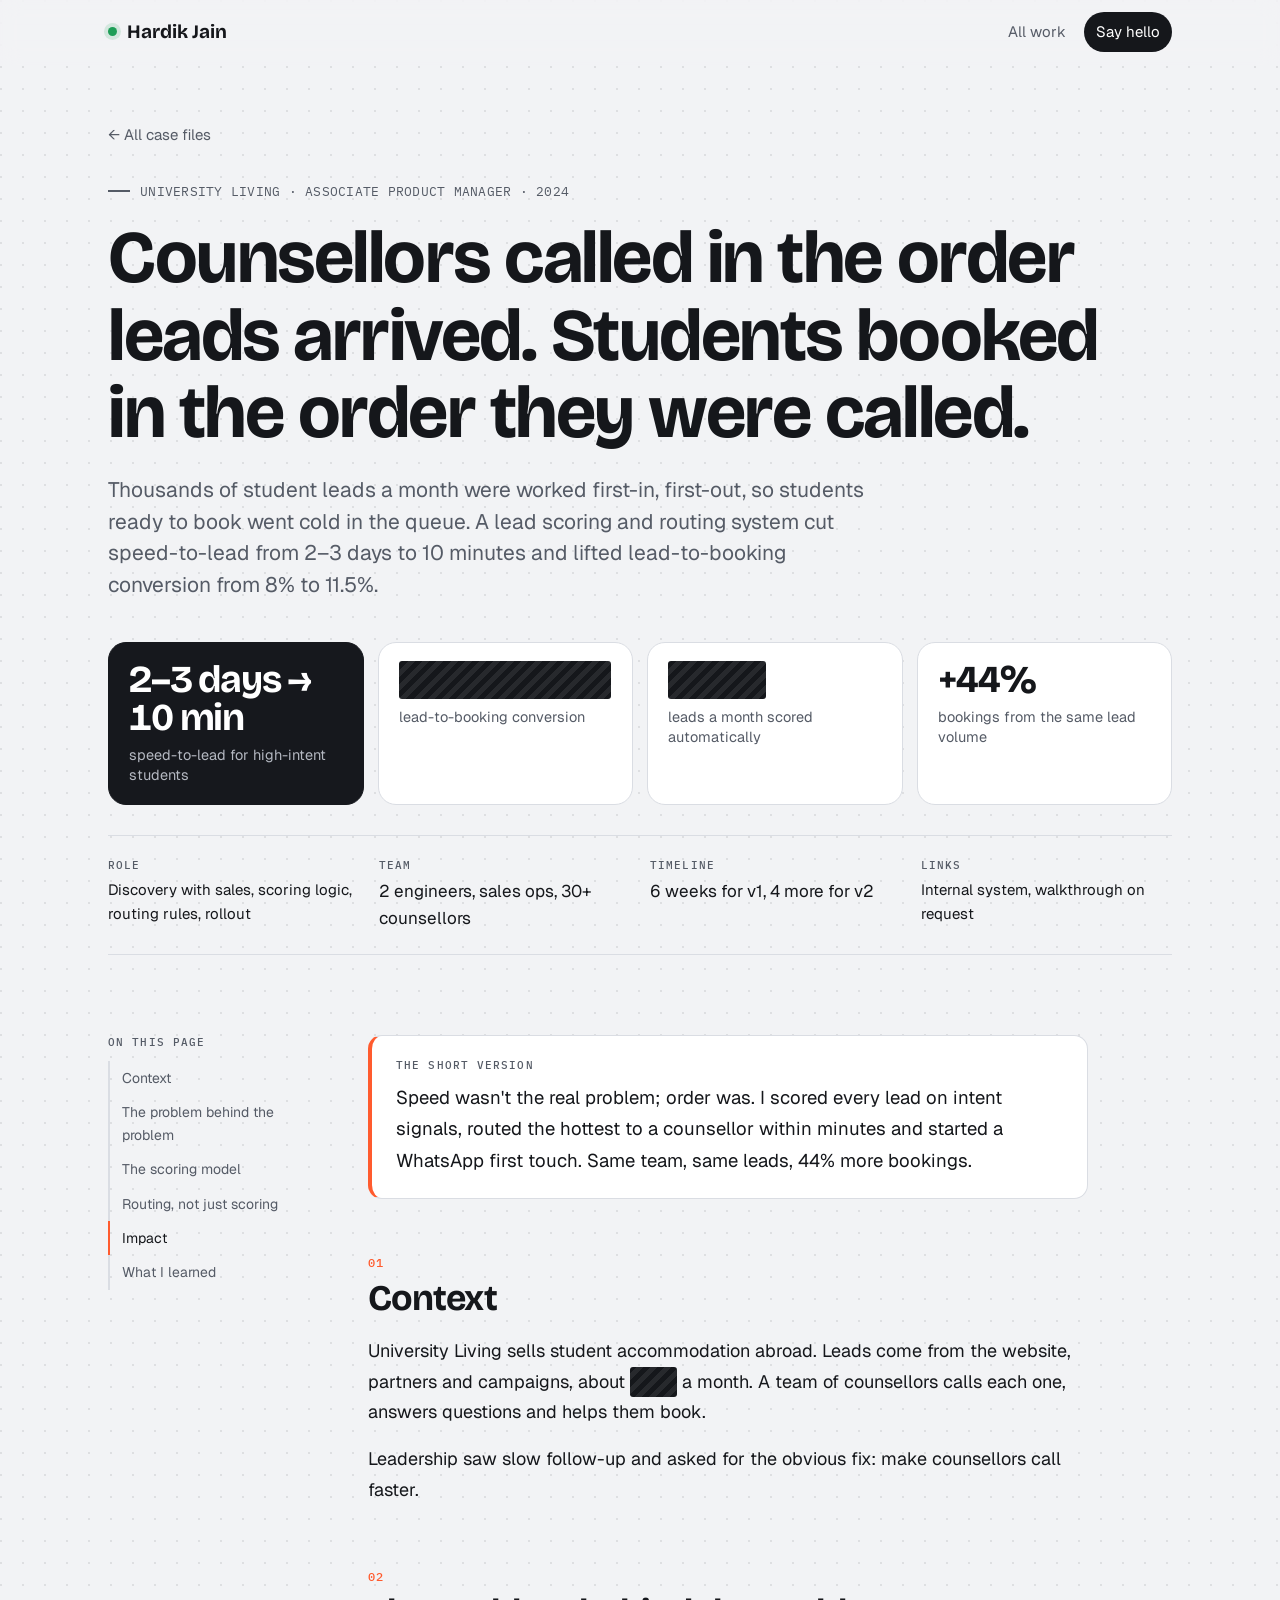
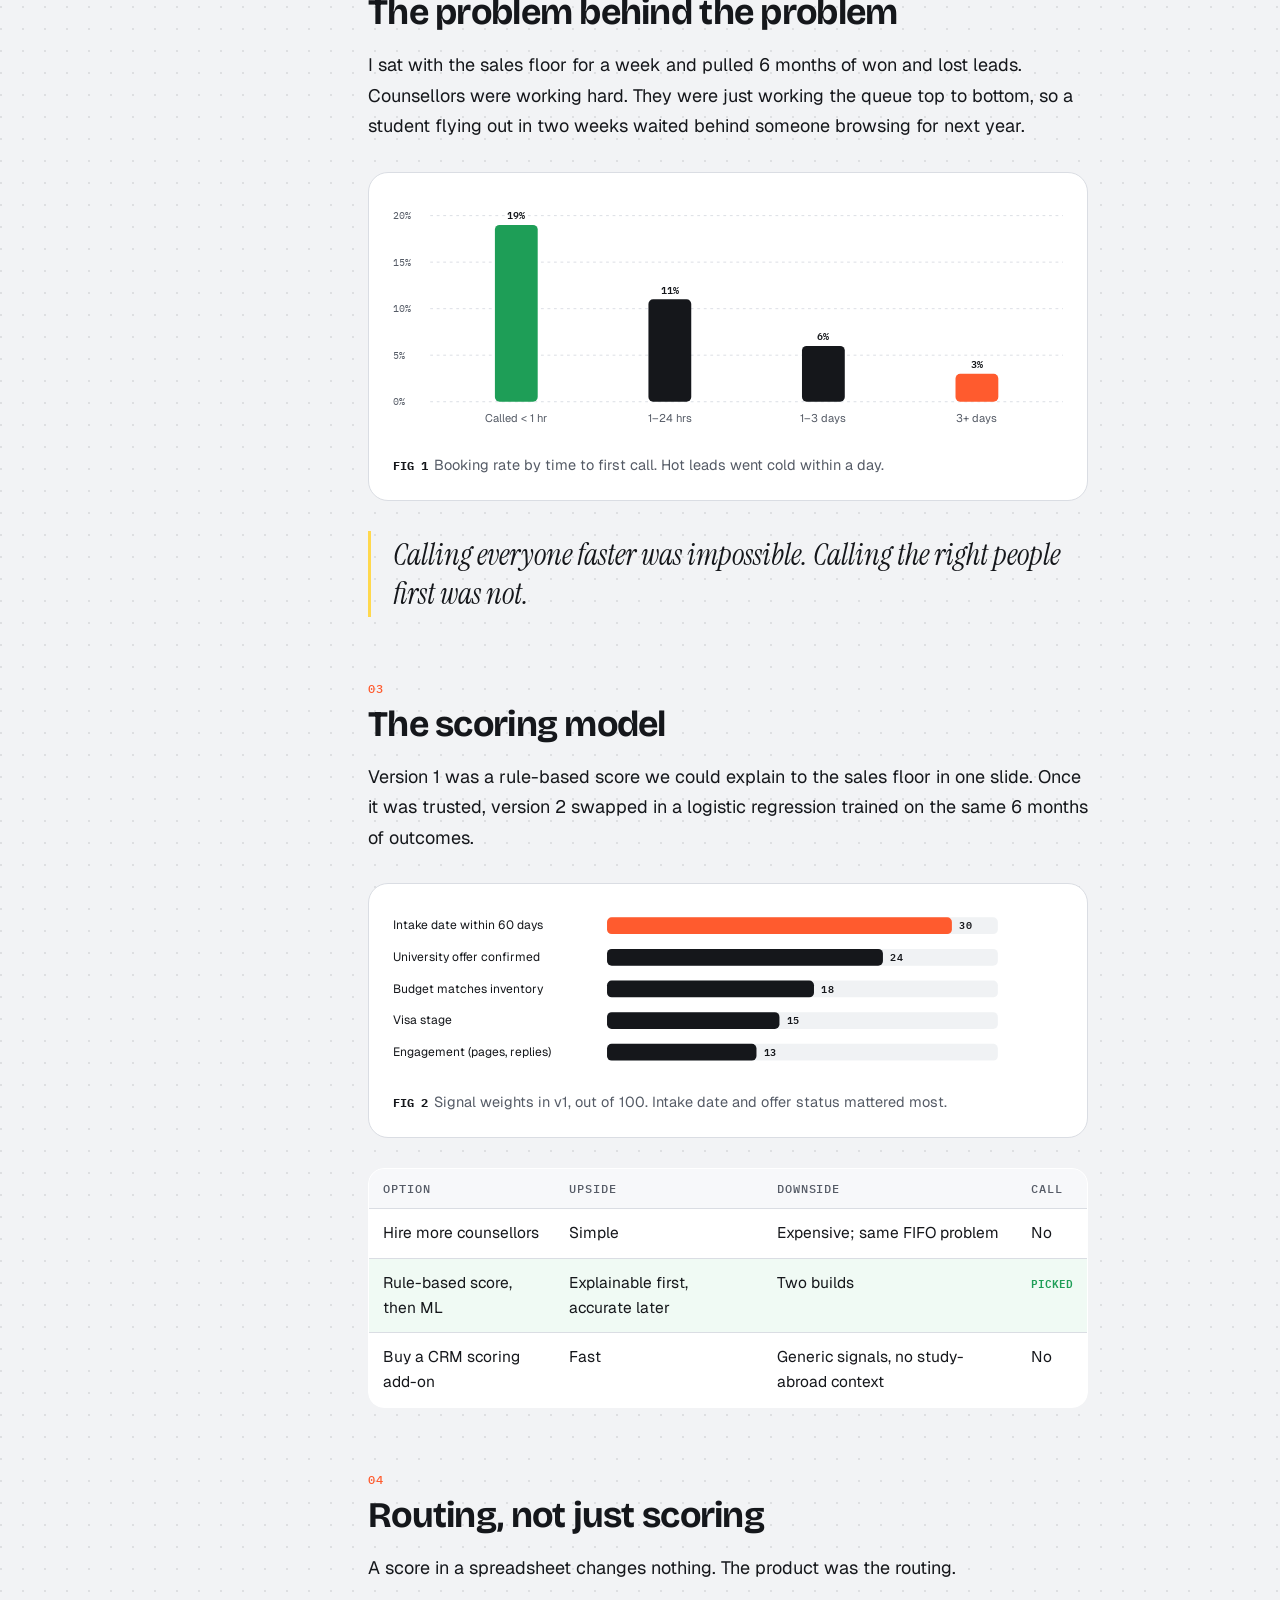
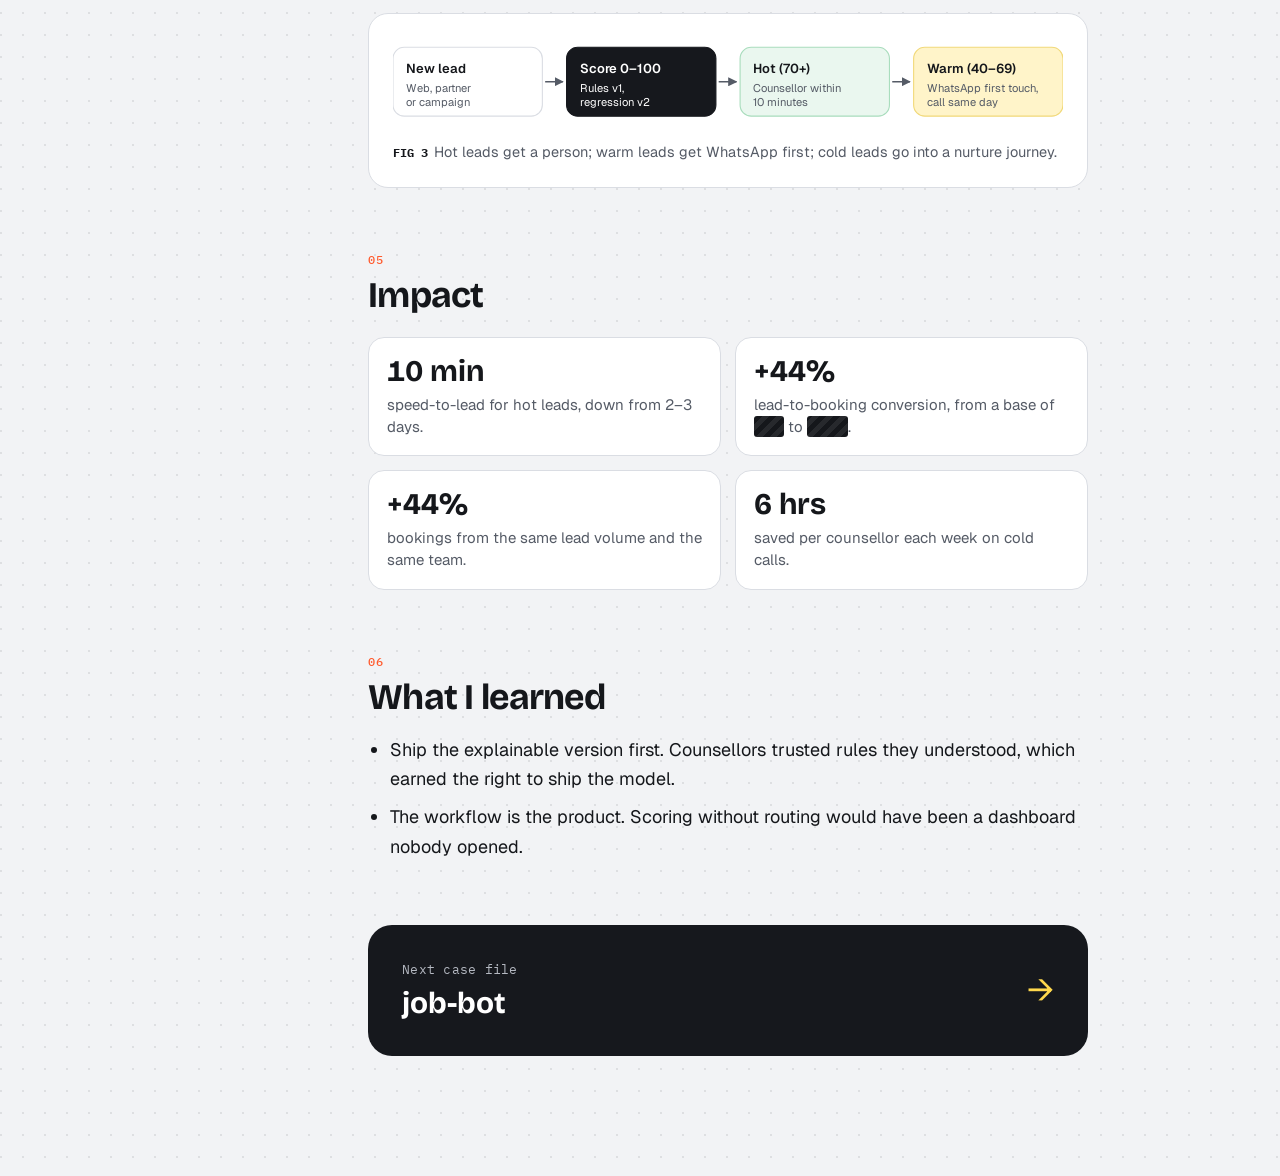
<file: cases/lead-scoring.html>
<!DOCTYPE html>
<html lang="en">
<head>
<meta charset="utf-8">
<meta name="viewport" content="width=device-width, initial-scale=1">
<title>Lead scoring case study</title>
<link rel="preconnect" href="https://fonts.googleapis.com">
<link rel="preconnect" href="https://fonts.gstatic.com" crossorigin>
<link href="https://fonts.googleapis.com/css2?family=Bricolage+Grotesque:opsz,wght@12..96,500;12..96,600;12..96,700;12..96,800&family=Geist:wght@400;500;600&family=IBM+Plex+Mono:wght@400;500;600&family=Instrument+Serif:ital@0;1&family=Bangers&display=swap" rel="stylesheet">
<link rel="stylesheet" href="../assets/style.css">
</head>
<body>
<div class="progress" aria-hidden="true"></div>
<header class="topbar">
  <div class="wrap">
    <a class="brand" href="../index.html"><span class="dot" aria-hidden="true"></span>Hardik Jain</a>
    <nav class="nav" aria-label="Main">
      <a href="../index.html#work">All work</a>
      <a class="cta" href="../index.html#contact">Say hello</a>
    </nav>
  </div>
</header>
<main>

<div class="wrap">
  <div class="c-hero">
    <a class="back-link" href="../index.html#work">← All case files</a>
    <div class="eyebrow mono">University Living · Associate Product Manager · 2024</div>
    <h1>Counsellors called in the order leads arrived. Students booked in the order they were called.</h1>
    <p class="deck">Thousands of student leads a month were worked first-in, first-out, so students ready to book went cold in the queue. A lead scoring and routing system cut speed-to-lead from 2–3 days to 10 minutes and lifted lead-to-booking conversion from 8% to 11.5%.</p>
    <div class="c-metrics"><div class="c-metric hl"><div class="v">2–3 days → 10 min</div><div class="l">speed-to-lead for high-intent students</div></div><div class="c-metric"><div class="v"><button class="redact" data-case="Lead scoring" data-owner="University Living" data-metric="conversion rate" aria-label="Hidden number, click to see why"><span>█% → ██%</span></button></div><div class="l">lead-to-booking conversion</div></div><div class="c-metric"><div class="v"><button class="redact" data-case="Lead scoring" data-owner="University Living" data-metric="monthly lead volume" aria-label="Hidden number, click to see why"><span>██K</span></button></div><div class="l">leads a month scored automatically</div></div><div class="c-metric"><div class="v"><span class="n">+44%</span></div><div class="l">bookings from the same lead volume</div></div></div>
    <div class="c-meta"><div><h5>Role</h5><p>Discovery with sales, scoring logic, routing rules, rollout</p></div><div><h5>Team</h5><span class="n">2</span> engineers, sales ops, <span class="n">30</span>+ counsellors</div><div><h5>Timeline</h5><span class="n">6</span> weeks for v1, <span class="n">4</span> more for v2</div><div><h5>Links</h5><p>Internal system, walkthrough on request</p></div></div>
  </div>
  <div class="c-body">
    <nav class="toc" aria-label="On this page"><h5>On this page</h5><a href="#context">Context</a><a href="#problem">The problem behind the problem</a><a href="#model">The scoring model</a><a href="#routing">Routing, not just scoring</a><a href="#impact">Impact</a><a href="#next">What I learned</a></nav>
    <article class="article">
      <div class="tldr"><h4>The short version</h4><p>Speed wasn't the real problem; order was. I scored every lead on intent signals, routed the hottest to a counsellor within minutes and started a WhatsApp first touch. Same team, same leads, <span class="n">44%</span> more bookings.</p></div>
      <section id="context"><span class="k">01</span><h2>Context</h2>
<p>University Living sells student accommodation abroad. Leads come from the website, partners and campaigns, about <button class="redact" data-case="Lead scoring" data-owner="University Living" data-metric="monthly lead volume" aria-label="Hidden number, click to see why"><span>██K</span></button> a month. A team of counsellors calls each one, answers questions and helps them book.</p>
<p>Leadership saw slow follow-up and asked for the obvious fix: make counsellors call faster.</p></section><section id="problem"><span class="k">02</span><h2>The problem behind the problem</h2>
<p>I sat with the sales floor for <span class="n">a week</span> and pulled <span class="n">6</span> months of won and lost leads. Counsellors were working hard. They were just working the queue top to bottom, so a student flying out in two weeks waited behind someone browsing for next year.</p>
<figure><svg class="dg" viewBox="0 0 720 260" role="img" aria-label="Booking rate by time to first call"><line class="grid" x1="40" x2="720" y1="220.0" y2="220.0"/><text class="m" x="0" y="224.0">0%</text><line class="grid" x1="40" x2="720" y1="170.0" y2="170.0"/><text class="m" x="0" y="174.0">5%</text><line class="grid" x1="40" x2="720" y1="120.0" y2="120.0"/><text class="m" x="0" y="124.0">10%</text><line class="grid" x1="40" x2="720" y1="70.0" y2="70.0"/><text class="m" x="0" y="74.0">15%</text><line class="grid" x1="40" x2="720" y1="20.0" y2="20.0"/><text class="m" x="0" y="24.0">20%</text><rect class="bar g" x="109.5" y="30.0" width="46.0" height="190.0" rx="5"/><text class="m" x="132.5" y="24.0" text-anchor="middle" style="fill:#15171B;font-weight:600">19%</text><text class="s" x="132.5" y="242" text-anchor="middle">Called &lt; 1 hr</text><rect class="bar " x="274.5" y="110.0" width="46.0" height="110.0" rx="5"/><text class="m" x="297.5" y="104.0" text-anchor="middle" style="fill:#15171B;font-weight:600">11%</text><text class="s" x="297.5" y="242" text-anchor="middle">1–24 hrs</text><rect class="bar " x="439.5" y="160.0" width="46.0" height="60.0" rx="5"/><text class="m" x="462.5" y="154.0" text-anchor="middle" style="fill:#15171B;font-weight:600">6%</text><text class="s" x="462.5" y="242" text-anchor="middle">1–3 days</text><rect class="bar a" x="604.5" y="190.0" width="46.0" height="30.0" rx="5"/><text class="m" x="627.5" y="184.0" text-anchor="middle" style="fill:#15171B;font-weight:600">3%</text><text class="s" x="627.5" y="242" text-anchor="middle">3+ days</text></svg><figcaption><b>FIG 1</b>Booking rate by time to first call. Hot leads went cold within a day.</figcaption></figure>
<div class="pull">Calling everyone faster was impossible. Calling the right people first was not.</div></section><section id="model"><span class="k">03</span><h2>The scoring model</h2>
<p>Version 1 was a rule-based score we could explain to the sales floor in one slide. Once it was trusted, version 2 swapped in a logistic regression trained on the same <span class="n">6</span> months of outcomes.</p>
<figure><svg class="dg" viewBox="0 0 720 180" role="img" aria-label="Scoring signal weights"><text class="s" x="0" y="23" style="font-size:13px;fill:#15171B">Intake date within 60 days</text><rect class="bar l" x="230" y="10" width="420" height="18" rx="5" opacity=".35"/><rect class="bar a" x="230" y="10" width="370.6" height="18" rx="5"/><text class="m" x="608.6" y="23" style="fill:#15171B;font-weight:600">30</text><text class="s" x="0" y="57" style="font-size:13px;fill:#15171B">University offer confirmed</text><rect class="bar l" x="230" y="44" width="420" height="18" rx="5" opacity=".35"/><rect class="bar " x="230" y="44" width="296.5" height="18" rx="5"/><text class="m" x="534.5" y="57" style="fill:#15171B;font-weight:600">24</text><text class="s" x="0" y="91" style="font-size:13px;fill:#15171B">Budget matches inventory</text><rect class="bar l" x="230" y="78" width="420" height="18" rx="5" opacity=".35"/><rect class="bar " x="230" y="78" width="222.4" height="18" rx="5"/><text class="m" x="460.4" y="91" style="fill:#15171B;font-weight:600">18</text><text class="s" x="0" y="125" style="font-size:13px;fill:#15171B">Visa stage</text><rect class="bar l" x="230" y="112" width="420" height="18" rx="5" opacity=".35"/><rect class="bar " x="230" y="112" width="185.3" height="18" rx="5"/><text class="m" x="423.3" y="125" style="fill:#15171B;font-weight:600">15</text><text class="s" x="0" y="159" style="font-size:13px;fill:#15171B">Engagement (pages, replies)</text><rect class="bar l" x="230" y="146" width="420" height="18" rx="5" opacity=".35"/><rect class="bar " x="230" y="146" width="160.6" height="18" rx="5"/><text class="m" x="398.6" y="159" style="fill:#15171B;font-weight:600">13</text></svg><figcaption><b>FIG 2</b>Signal weights in v1, out of 100. Intake date and offer status mattered most.</figcaption></figure>
<div class="tbl-wrap"><table class="opts"><thead><tr><th>Option</th><th>Upside</th><th>Downside</th><th>Call</th></tr></thead><tbody>
<tr><td>Hire more counsellors</td><td>Simple</td><td>Expensive; same FIFO problem</td><td>No</td></tr>
<tr class="pick"><td>Rule-based score, then ML</td><td>Explainable first, accurate later</td><td>Two builds</td><td><span class="pk">PICKED</span></td></tr>
<tr><td>Buy a CRM scoring add-on</td><td>Fast</td><td>Generic signals, no study-abroad context</td><td>No</td></tr>
</tbody></table></div></section><section id="routing"><span class="k">04</span><h2>Routing, not just scoring</h2>
<p>A score in a spreadsheet changes nothing. The product was the routing.</p>
<figure><svg class="dg" viewBox="0 0 720 94" role="img" aria-label="Lead routing flow"><defs><marker id="ah" viewBox="0 0 10 10" refX="9" refY="5" markerWidth="7" markerHeight="7" orient="auto-start-reverse"><path d="M0 0 L10 5 L0 10 z" fill="#555B66"/></marker></defs><rect class="box " x="0.0" y="10" width="160.5" height="74" rx="12"/><text class="t" x="14.0" y="38">New lead</text><text class="s" x="14.0" y="58">Web, partner</text><text class="s" x="14.0" y="73">or campaign</text><path class="arr" d="M163.5 47.0 h19" marker-end="url(#ah)"/><rect class="box hl" x="186.5" y="10" width="160.5" height="74" rx="12"/><text class="t hlt" x="200.5" y="38">Score 0–100</text><text class="s hlt" x="200.5" y="58">Rules v1,</text><text class="s hlt" x="200.5" y="73">regression v2</text><path class="arr" d="M350.0 47.0 h19" marker-end="url(#ah)"/><rect class="box good" x="373.0" y="10" width="160.5" height="74" rx="12"/><text class="t" x="387.0" y="38">Hot (70+)</text><text class="s" x="387.0" y="58">Counsellor within</text><text class="s" x="387.0" y="73">10 minutes</text><path class="arr" d="M536.5 47.0 h19" marker-end="url(#ah)"/><rect class="box warm" x="559.5" y="10" width="160.5" height="74" rx="12"/><text class="t" x="573.5" y="38">Warm (40–69)</text><text class="s" x="573.5" y="58">WhatsApp first touch,</text><text class="s" x="573.5" y="73">call same day</text></svg><figcaption><b>FIG 3</b>Hot leads get a person; warm leads get WhatsApp first; cold leads go into a nurture journey.</figcaption></figure></section><section id="impact"><span class="k">05</span><h2>Impact</h2>
<div class="results">
<div class="result"><div class="v">10 min</div><p>speed-to-lead for hot leads, down from 2–3 days.</p></div>
<div class="result"><div class="v">+44%</div><p>lead-to-booking conversion, from a base of <button class="redact" data-case="Lead scoring" data-owner="University Living" data-metric="conversion rate" aria-label="Hidden number, click to see why"><span>█%</span></button> to <button class="redact" data-case="Lead scoring" data-owner="University Living" data-metric="conversion rate" aria-label="Hidden number, click to see why"><span>██%</span></button>.</p></div>
<div class="result"><div class="v"><span class="n">+44%</span></div><p>bookings from the same lead volume and the same team.</p></div>
<div class="result"><div class="v"><span class="n">6 hrs</span></div><p>saved per counsellor each week on cold calls.</p></div>
</div></section><section id="next"><span class="k">06</span><h2>What I learned</h2>
<ul>
<li>Ship the explainable version first. Counsellors trusted rules they understood, which earned the right to ship the model.</li>
<li>The workflow is the product. Scoring without routing would have been a dashboard nobody opened.</li>
</ul></section>
      <a class="next-case" href="job-bot.html"><div><span class="mono">Next case file</span><span class="t">job-bot</span></div><span class="arr">→</span></a>
    </article>
  </div>
</div>
</main>
<div class="toast" id="toast" role="status"></div>
<script src="../assets/app.js"></script>
</body>
</html>
</file>
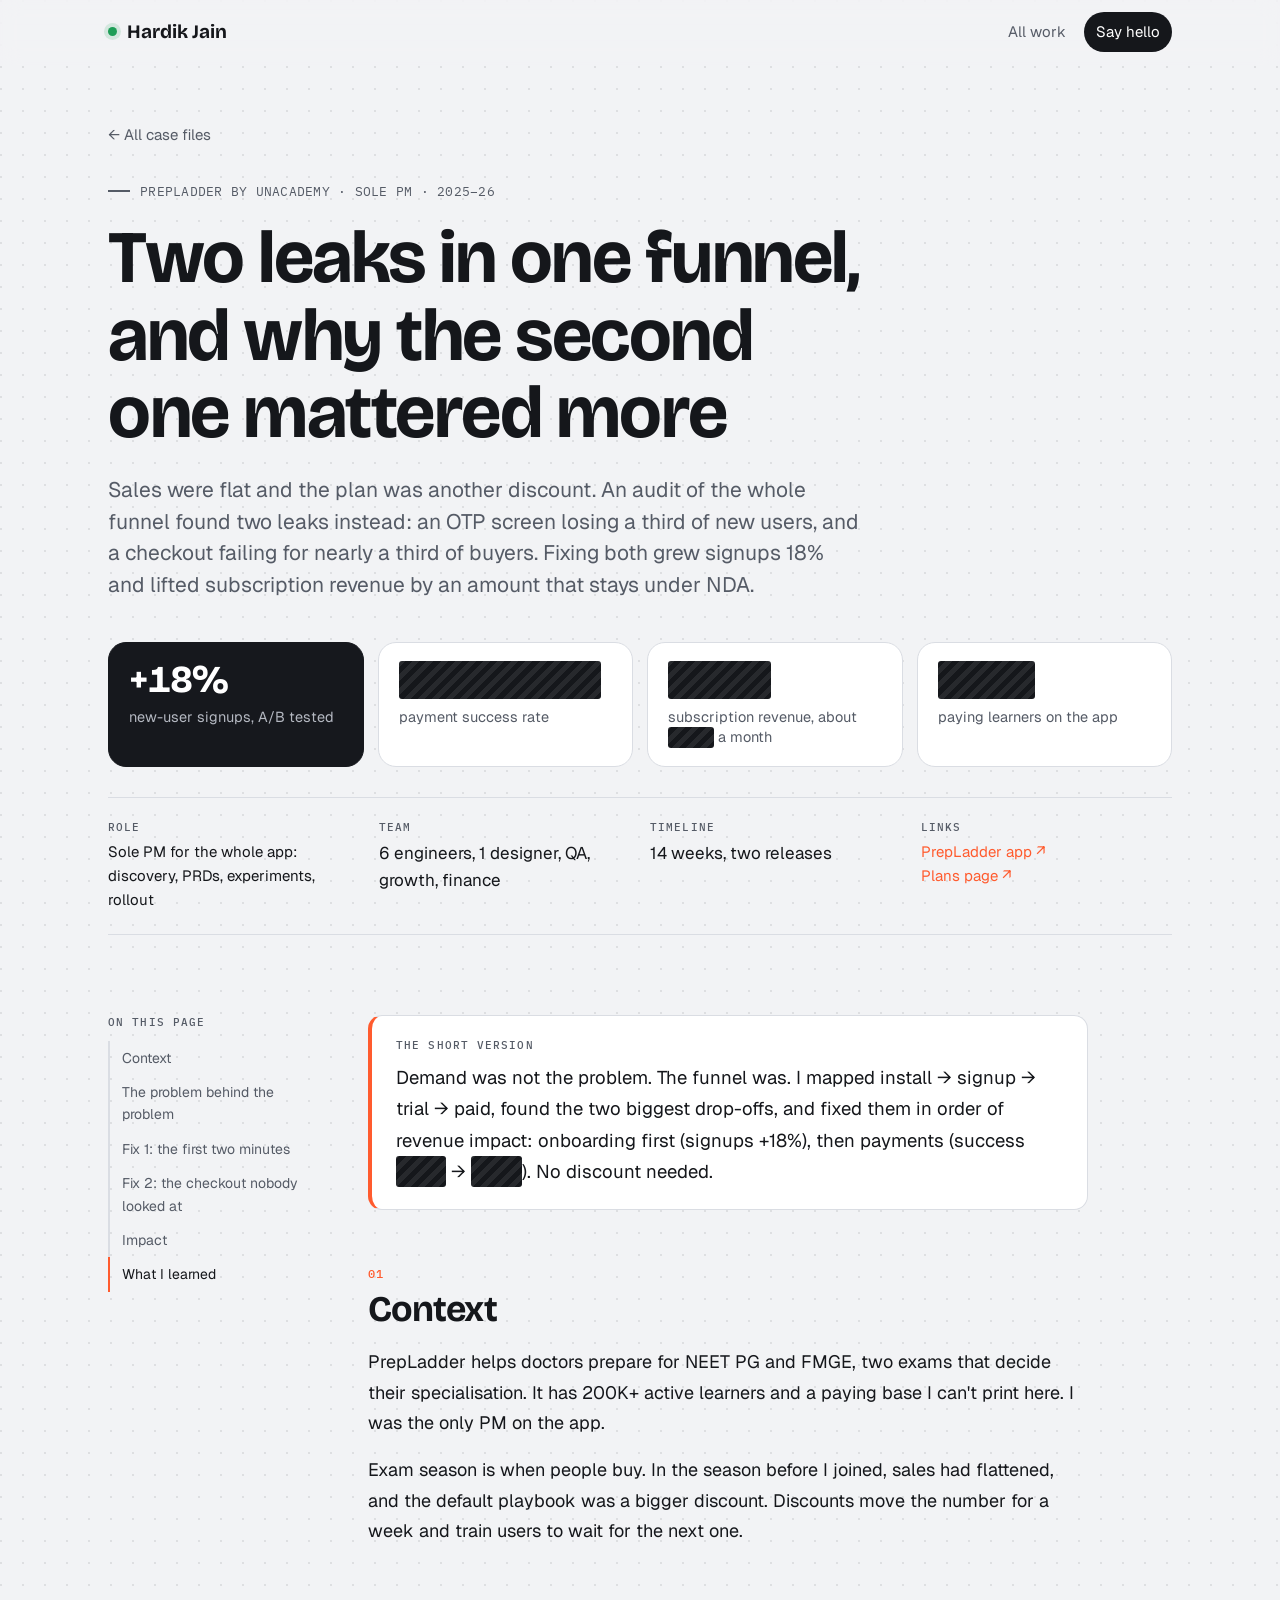
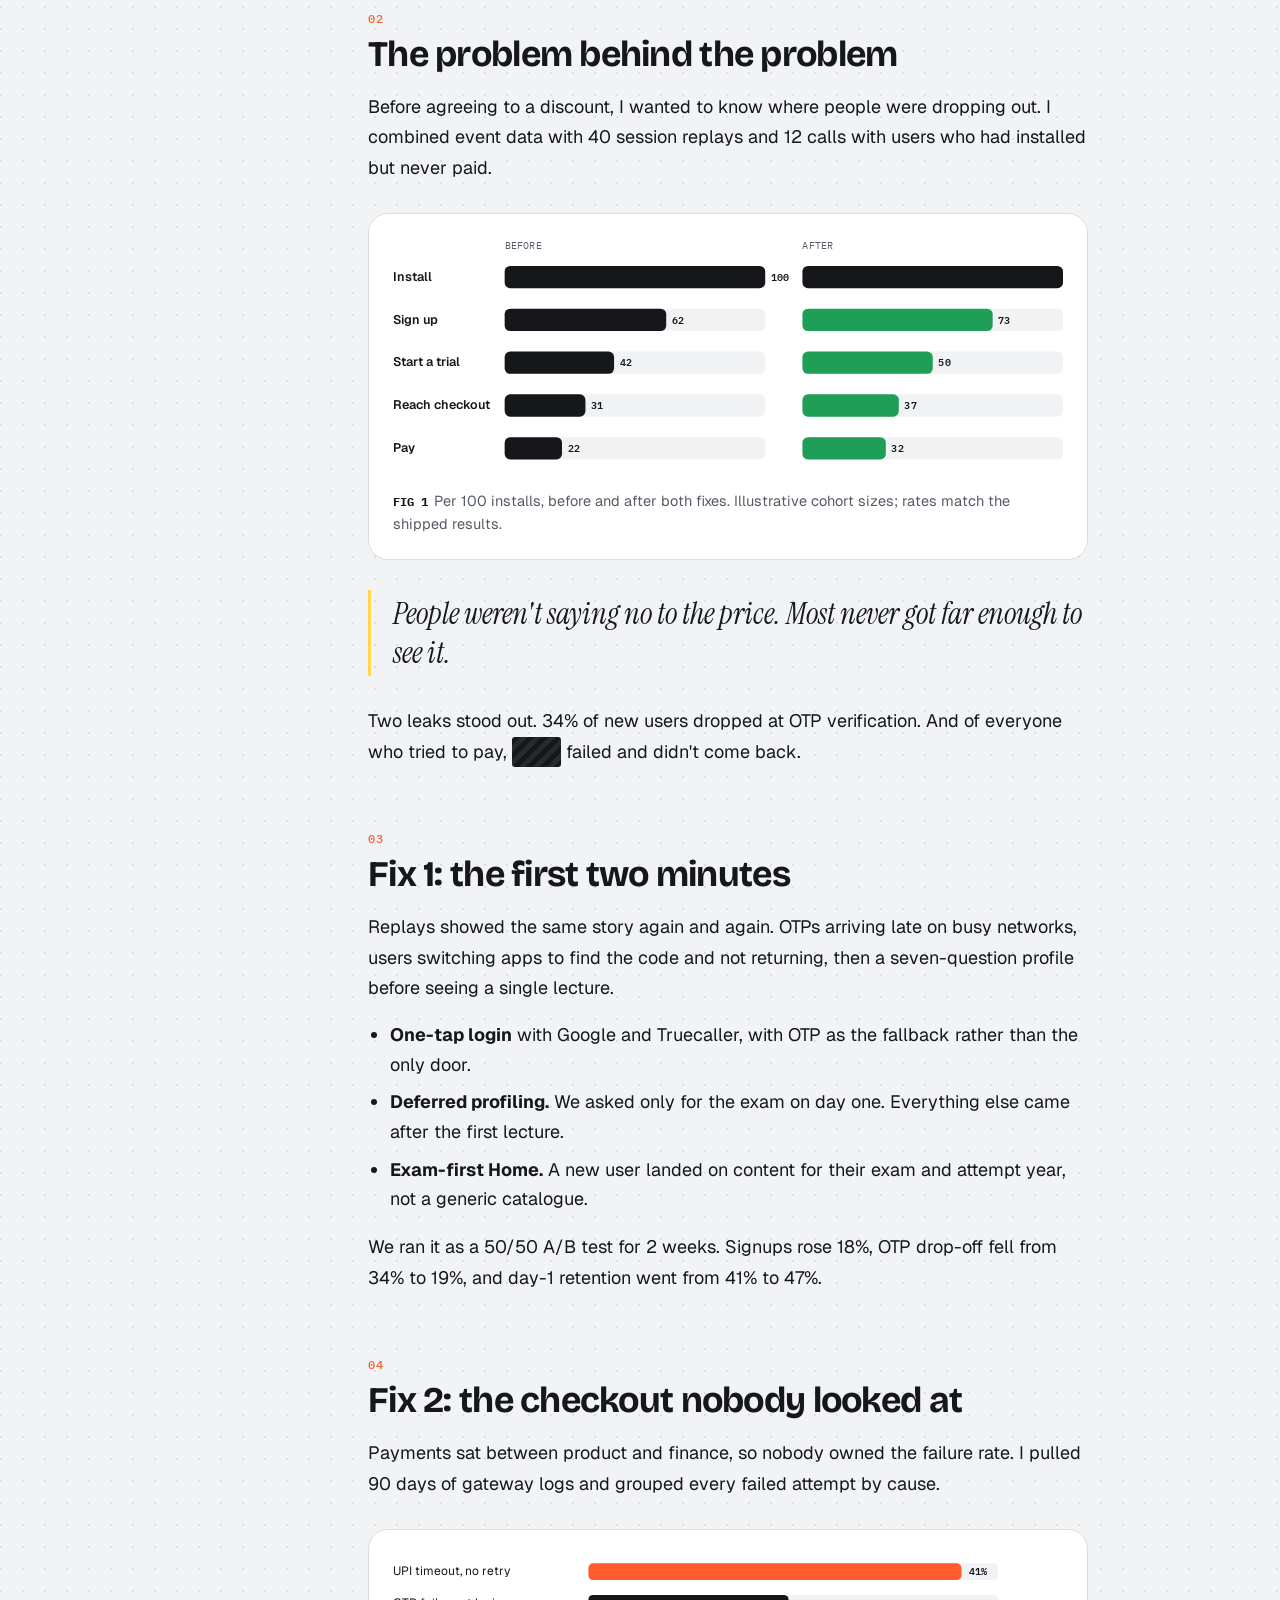
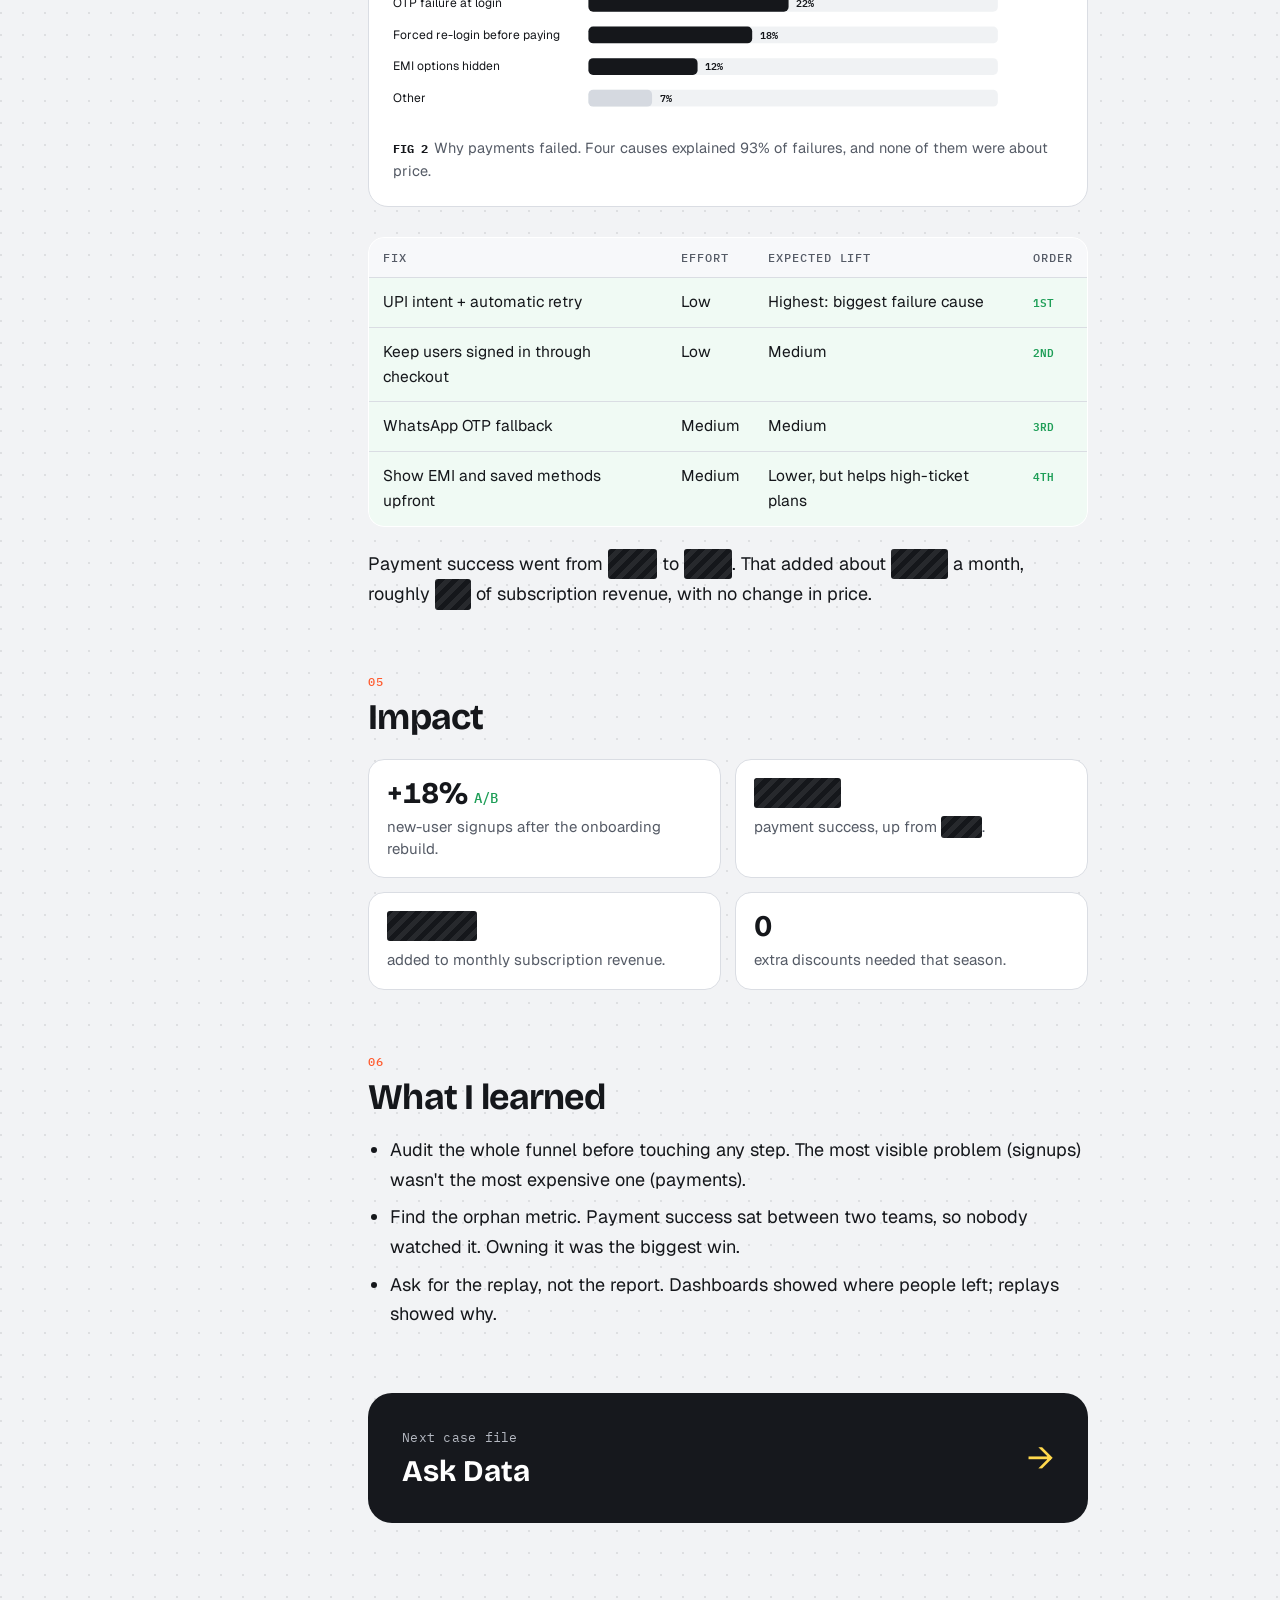
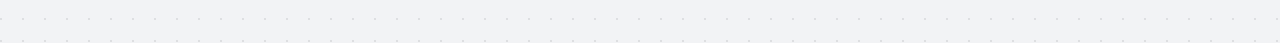
<file: cases/prepladder-funnel.html>
<!DOCTYPE html>
<html lang="en">
<head>
<meta charset="utf-8">
<meta name="viewport" content="width=device-width, initial-scale=1">
<title>PrepLadder funnel case study</title>
<link rel="preconnect" href="https://fonts.googleapis.com">
<link rel="preconnect" href="https://fonts.gstatic.com" crossorigin>
<link href="https://fonts.googleapis.com/css2?family=Bricolage+Grotesque:opsz,wght@12..96,500;12..96,600;12..96,700;12..96,800&family=Geist:wght@400;500;600&family=IBM+Plex+Mono:wght@400;500;600&family=Instrument+Serif:ital@0;1&family=Bangers&display=swap" rel="stylesheet">
<link rel="stylesheet" href="../assets/style.css">
</head>
<body>
<div class="progress" aria-hidden="true"></div>
<header class="topbar">
  <div class="wrap">
    <a class="brand" href="../index.html"><span class="dot" aria-hidden="true"></span>Hardik Jain</a>
    <nav class="nav" aria-label="Main">
      <a href="../index.html#work">All work</a>
      <a class="cta" href="../index.html#contact">Say hello</a>
    </nav>
  </div>
</header>
<main>

<div class="wrap">
  <div class="c-hero">
    <a class="back-link" href="../index.html#work">← All case files</a>
    <div class="eyebrow mono">PrepLadder by Unacademy · Sole PM · 2025–26</div>
    <h1>Two leaks in one funnel, and why the second one mattered more</h1>
    <p class="deck">Sales were flat and the plan was another discount. An audit of the whole funnel found two leaks instead: an OTP screen losing a third of new users, and a checkout failing for nearly a third of buyers. Fixing both grew signups 18% and lifted subscription revenue by an amount that stays under NDA.</p>
    <div class="c-metrics"><div class="c-metric hl"><div class="v">+18%</div><div class="l">new-user signups, A/B tested</div></div><div class="c-metric"><div class="v"><button class="redact" data-case="PrepLadder" data-owner="PrepLadder (Unacademy)" data-metric="payment success rate" aria-label="Hidden number, click to see why"><span>██ → ██%</span></button></div><div class="l">payment success rate</div></div><div class="c-metric"><div class="v"><button class="redact" data-case="PrepLadder" data-owner="PrepLadder (Unacademy)" data-metric="revenue lift" aria-label="Hidden number, click to see why"><span>+█%</span></button></div><div class="l">subscription revenue, about <button class="redact" data-case="PrepLadder" data-owner="PrepLadder (Unacademy)" data-metric="monthly revenue impact" aria-label="Hidden number, click to see why"><span>₹██L</span></button> a month</div></div><div class="c-metric"><div class="v"><button class="redact" data-case="PrepLadder" data-owner="PrepLadder (Unacademy)" data-metric="paying learners" aria-label="Hidden number, click to see why"><span>██K</span></button></div><div class="l">paying learners on the app</div></div></div>
    <div class="c-meta"><div><h5>Role</h5><p>Sole PM for the whole app: discovery, PRDs, experiments, rollout</p></div><div><h5>Team</h5><span class="n">6</span> engineers, 1 designer, QA, growth, finance</div><div><h5>Timeline</h5><span class="n">14</span> weeks, two releases</div><div><h5>Links</h5><a href="https://www.prepladder.com/app" target="_blank" rel="noopener">PrepLadder app ↗</a><a href="https://www.prepladder.com/courses/medical-pg/plan" target="_blank" rel="noopener">Plans page ↗</a></div></div>
  </div>
  <div class="c-body">
    <nav class="toc" aria-label="On this page"><h5>On this page</h5><a href="#context">Context</a><a href="#problem">The problem behind the problem</a><a href="#onboarding">Fix 1: the first two minutes</a><a href="#payments">Fix 2: the checkout nobody looked at</a><a href="#impact">Impact</a><a href="#next">What I learned</a></nav>
    <article class="article">
      <div class="tldr"><h4>The short version</h4><p>Demand was not the problem. The funnel was. I mapped install → signup → trial → paid, found the two biggest drop-offs, and fixed them in order of revenue impact: onboarding first (signups +18%), then payments (success <button class="redact" data-case="PrepLadder" data-owner="PrepLadder (Unacademy)" data-metric="payment success rate" aria-label="Hidden number, click to see why"><span>██%</span></button> → <button class="redact" data-case="PrepLadder" data-owner="PrepLadder (Unacademy)" data-metric="payment success rate" aria-label="Hidden number, click to see why"><span>██%</span></button>). No discount needed.</p></div>
      <section id="context"><span class="k">01</span><h2>Context</h2>
<p>PrepLadder helps doctors prepare for NEET PG and FMGE, two exams that decide their specialisation. It has 200K+ active learners and a paying base I can't print here. I was the only PM on the app.</p>
<p>Exam season is when people buy. In the season before I joined, sales had flattened, and the default playbook was a bigger discount. Discounts move the number for a week and train users to wait for the next one.</p></section><section id="problem"><span class="k">02</span><h2>The problem behind the problem</h2>
<p>Before agreeing to a discount, I wanted to know where people were dropping out. I combined event data with <span class="n">40</span> session replays and <span class="n">12</span> calls with users who had installed but never paid.</p>
<figure><svg class="dg" viewBox="0 0 720 254" role="img" aria-label="PrepLadder funnel before and after"><text class="m" x="120" y="12">BEFORE</text><text class="m" x="440.0" y="12">AFTER</text><text class="t" x="0" y="46" style="font-size:13.5px">Install</text><rect class="bar l" x="120" y="30" width="280.0" height="24" rx="6" opacity=".35"/><rect class="bar " x="120" y="30" width="280.0" height="24" rx="6"/><text class="m" x="406.0" y="46" style="fill:#15171B;font-weight:600">100</text><rect class="bar l" x="440.0" y="30" width="280.0" height="24" rx="6" opacity=".35"/><rect class="bar " x="440.0" y="30" width="280.0" height="24" rx="6"/><text class="m" x="726.0" y="46" style="fill:#15171B;font-weight:600">100</text><text class="t" x="0" y="92" style="font-size:13.5px">Sign up</text><rect class="bar l" x="120" y="76" width="280.0" height="24" rx="6" opacity=".35"/><rect class="bar " x="120" y="76" width="173.6" height="24" rx="6"/><text class="m" x="299.6" y="92" style="fill:#15171B;font-weight:600">62</text><rect class="bar l" x="440.0" y="76" width="280.0" height="24" rx="6" opacity=".35"/><rect class="bar g" x="440.0" y="76" width="204.4" height="24" rx="6"/><text class="m" x="650.4" y="92" style="fill:#15171B;font-weight:600">73</text><text class="t" x="0" y="138" style="font-size:13.5px">Start a trial</text><rect class="bar l" x="120" y="122" width="280.0" height="24" rx="6" opacity=".35"/><rect class="bar " x="120" y="122" width="117.6" height="24" rx="6"/><text class="m" x="243.6" y="138" style="fill:#15171B;font-weight:600">42</text><rect class="bar l" x="440.0" y="122" width="280.0" height="24" rx="6" opacity=".35"/><rect class="bar g" x="440.0" y="122" width="140.0" height="24" rx="6"/><text class="m" x="586.0" y="138" style="fill:#15171B;font-weight:600">50</text><text class="t" x="0" y="184" style="font-size:13.5px">Reach checkout</text><rect class="bar l" x="120" y="168" width="280.0" height="24" rx="6" opacity=".35"/><rect class="bar " x="120" y="168" width="86.8" height="24" rx="6"/><text class="m" x="212.8" y="184" style="fill:#15171B;font-weight:600">31</text><rect class="bar l" x="440.0" y="168" width="280.0" height="24" rx="6" opacity=".35"/><rect class="bar g" x="440.0" y="168" width="103.6" height="24" rx="6"/><text class="m" x="549.6" y="184" style="fill:#15171B;font-weight:600">37</text><text class="t" x="0" y="230" style="font-size:13.5px">Pay</text><rect class="bar l" x="120" y="214" width="280.0" height="24" rx="6" opacity=".35"/><rect class="bar " x="120" y="214" width="61.6" height="24" rx="6"/><text class="m" x="187.6" y="230" style="fill:#15171B;font-weight:600">22</text><rect class="bar l" x="440.0" y="214" width="280.0" height="24" rx="6" opacity=".35"/><rect class="bar g" x="440.0" y="214" width="89.6" height="24" rx="6"/><text class="m" x="535.6" y="230" style="fill:#15171B;font-weight:600">32</text></svg><figcaption><b>FIG 1</b>Per 100 installs, before and after both fixes. Illustrative cohort sizes; rates match the shipped results.</figcaption></figure>
<div class="pull">People weren't saying no to the price. Most never got far enough to see it.</div>
<p>Two leaks stood out. <span class="n">34%</span> of new users dropped at OTP verification. And of everyone who tried to pay, <button class="redact" data-case="PrepLadder" data-owner="PrepLadder (Unacademy)" data-metric="failed payment rate" aria-label="Hidden number, click to see why"><span>██%</span></button> failed and didn't come back.</p></section><section id="onboarding"><span class="k">03</span><h2>Fix 1: the first two minutes</h2>
<p>Replays showed the same story again and again. OTPs arriving late on busy networks, users switching apps to find the code and not returning, then a seven-question profile before seeing a single lecture.</p>
<ul>
<li><b>One-tap login</b> with Google and Truecaller, with OTP as the fallback rather than the only door.</li>
<li><b>Deferred profiling.</b> We asked only for the exam on day one. Everything else came after the first lecture.</li>
<li><b>Exam-first Home.</b> A new user landed on content for their exam and attempt year, not a generic catalogue.</li>
</ul>
<p>We ran it as a 50/50 A/B test for <span class="n">2</span> weeks. Signups rose 18%, OTP drop-off fell from <span class="n">34%</span> to <span class="n">19%</span>, and day-1 retention went from <span class="n">41%</span> to <span class="n">47%</span>.</p></section><section id="payments"><span class="k">04</span><h2>Fix 2: the checkout nobody looked at</h2>
<p>Payments sat between product and finance, so nobody owned the failure rate. I pulled <span class="n">90</span> days of gateway logs and grouped every failed attempt by cause.</p>
<figure><svg class="dg" viewBox="0 0 720 180" role="img" aria-label="Causes of failed payments"><text class="s" x="0" y="23" style="font-size:13px;fill:#15171B">UPI timeout, no retry</text><rect class="bar l" x="210" y="10" width="440" height="18" rx="5" opacity=".35"/><rect class="bar a" x="210" y="10" width="400.9" height="18" rx="5"/><text class="m" x="618.9" y="23" style="fill:#15171B;font-weight:600">41%</text><text class="s" x="0" y="57" style="font-size:13px;fill:#15171B">OTP failure at login</text><rect class="bar l" x="210" y="44" width="440" height="18" rx="5" opacity=".35"/><rect class="bar " x="210" y="44" width="215.1" height="18" rx="5"/><text class="m" x="433.1" y="57" style="fill:#15171B;font-weight:600">22%</text><text class="s" x="0" y="91" style="font-size:13px;fill:#15171B">Forced re-login before paying</text><rect class="bar l" x="210" y="78" width="440" height="18" rx="5" opacity=".35"/><rect class="bar " x="210" y="78" width="176.0" height="18" rx="5"/><text class="m" x="394.0" y="91" style="fill:#15171B;font-weight:600">18%</text><text class="s" x="0" y="125" style="font-size:13px;fill:#15171B">EMI options hidden</text><rect class="bar l" x="210" y="112" width="440" height="18" rx="5" opacity=".35"/><rect class="bar " x="210" y="112" width="117.3" height="18" rx="5"/><text class="m" x="335.3" y="125" style="fill:#15171B;font-weight:600">12%</text><text class="s" x="0" y="159" style="font-size:13px;fill:#15171B">Other</text><rect class="bar l" x="210" y="146" width="440" height="18" rx="5" opacity=".35"/><rect class="bar l" x="210" y="146" width="68.4" height="18" rx="5"/><text class="m" x="286.4" y="159" style="fill:#15171B;font-weight:600">7%</text></svg><figcaption><b>FIG 2</b>Why payments failed. Four causes explained 93% of failures, and none of them were about price.</figcaption></figure>
<div class="tbl-wrap"><table class="opts"><thead><tr><th>Fix</th><th>Effort</th><th>Expected lift</th><th>Order</th></tr></thead><tbody>
<tr class="pick"><td>UPI intent + automatic retry</td><td>Low</td><td>Highest: biggest failure cause</td><td><span class="pk">1ST</span></td></tr>
<tr class="pick"><td>Keep users signed in through checkout</td><td>Low</td><td>Medium</td><td><span class="pk">2ND</span></td></tr>
<tr class="pick"><td>WhatsApp OTP fallback</td><td>Medium</td><td>Medium</td><td><span class="pk">3RD</span></td></tr>
<tr class="pick"><td>Show EMI and saved methods upfront</td><td>Medium</td><td>Lower, but helps high-ticket plans</td><td><span class="pk">4TH</span></td></tr>
</tbody></table></div>
<p>Payment success went from <button class="redact" data-case="PrepLadder" data-owner="PrepLadder (Unacademy)" data-metric="payment success rate" aria-label="Hidden number, click to see why"><span>██%</span></button> to <button class="redact" data-case="PrepLadder" data-owner="PrepLadder (Unacademy)" data-metric="payment success rate" aria-label="Hidden number, click to see why"><span>██%</span></button>. That added about <button class="redact" data-case="PrepLadder" data-owner="PrepLadder (Unacademy)" data-metric="monthly revenue impact" aria-label="Hidden number, click to see why"><span>₹██L</span></button> a month, roughly <button class="redact" data-case="PrepLadder" data-owner="PrepLadder (Unacademy)" data-metric="revenue lift" aria-label="Hidden number, click to see why"><span>█%</span></button> of subscription revenue, with no change in price.</p></section><section id="impact"><span class="k">05</span><h2>Impact</h2>
<div class="results">
<div class="result"><div class="v">+18%<small>A/B</small></div><p>new-user signups after the onboarding rebuild.</p></div>
<div class="result"><div class="v"><button class="redact" data-case="PrepLadder" data-owner="PrepLadder (Unacademy)" data-metric="payment success rate" aria-label="Hidden number, click to see why"><span>██%</span></button></div><p>payment success, up from <button class="redact" data-case="PrepLadder" data-owner="PrepLadder (Unacademy)" data-metric="payment success rate" aria-label="Hidden number, click to see why"><span>██%</span></button>.</p></div>
<div class="result"><div class="v"><button class="redact" data-case="PrepLadder" data-owner="PrepLadder (Unacademy)" data-metric="monthly revenue impact" aria-label="Hidden number, click to see why"><span>₹██L</span></button></div><p>added to monthly subscription revenue.</p></div>
<div class="result"><div class="v">0</div><p>extra discounts needed that season.</p></div>
</div></section><section id="next"><span class="k">06</span><h2>What I learned</h2>
<ul>
<li>Audit the whole funnel before touching any step. The most visible problem (signups) wasn't the most expensive one (payments).</li>
<li>Find the orphan metric. Payment success sat between two teams, so nobody watched it. Owning it was the biggest win.</li>
<li>Ask for the replay, not the report. Dashboards showed where people left; replays showed why.</li>
</ul></section>
      <a class="next-case" href="ask-data.html"><div><span class="mono">Next case file</span><span class="t">Ask Data</span></div><span class="arr">→</span></a>
    </article>
  </div>
</div>
</main>
<div class="toast" id="toast" role="status"></div>
<script src="../assets/app.js"></script>
</body>
</html>
</file>
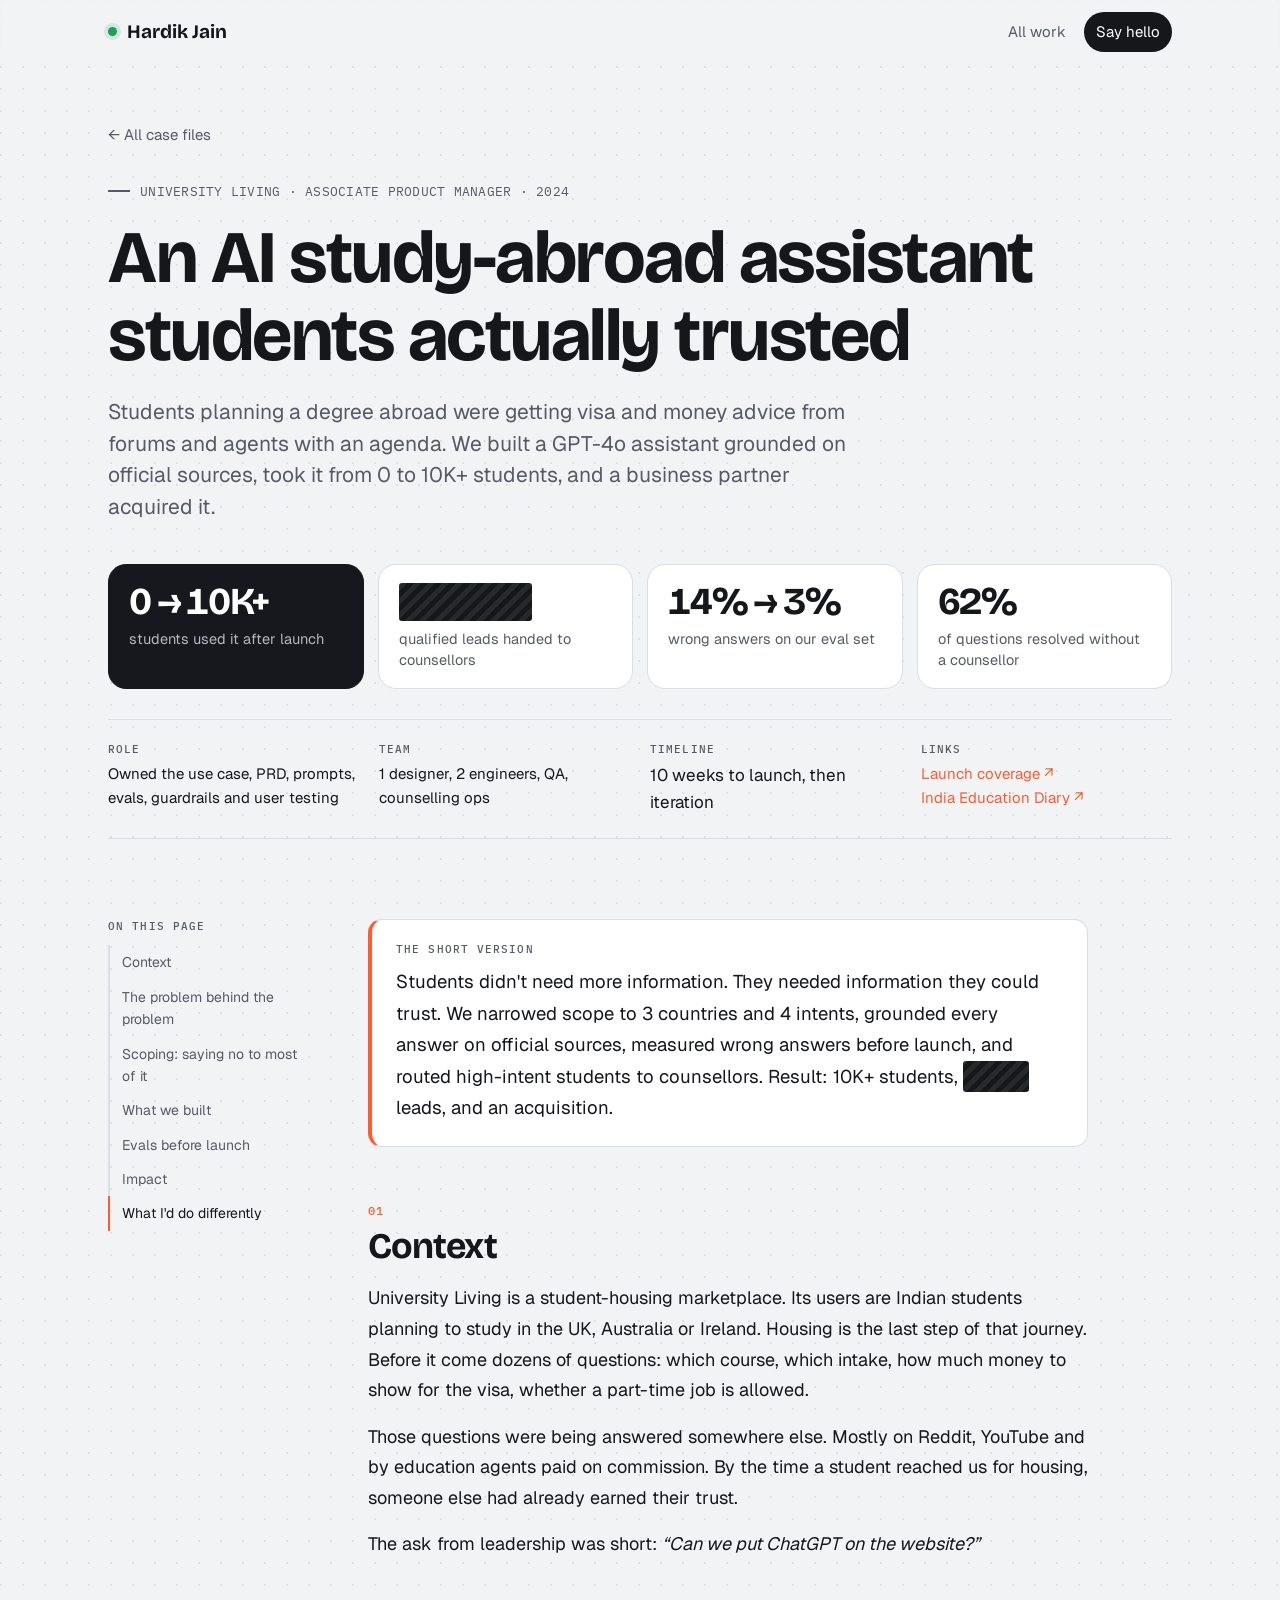
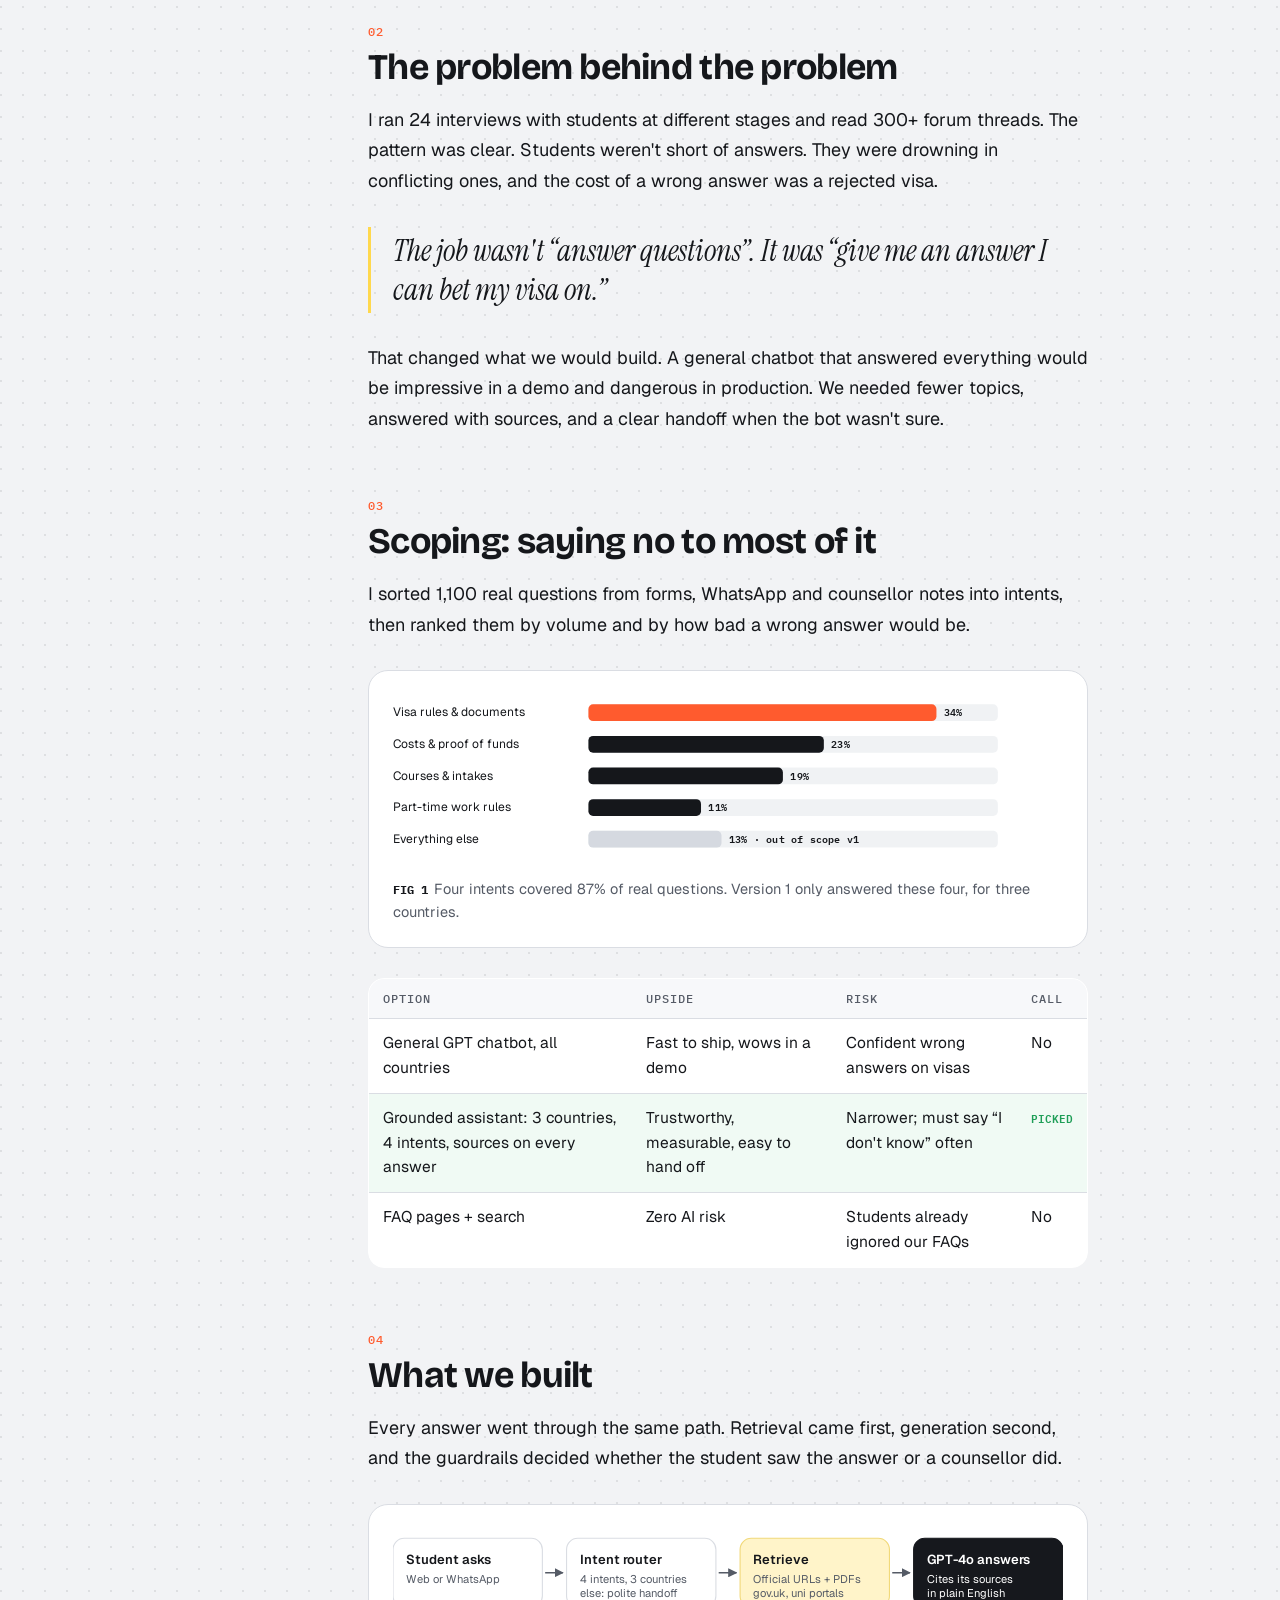
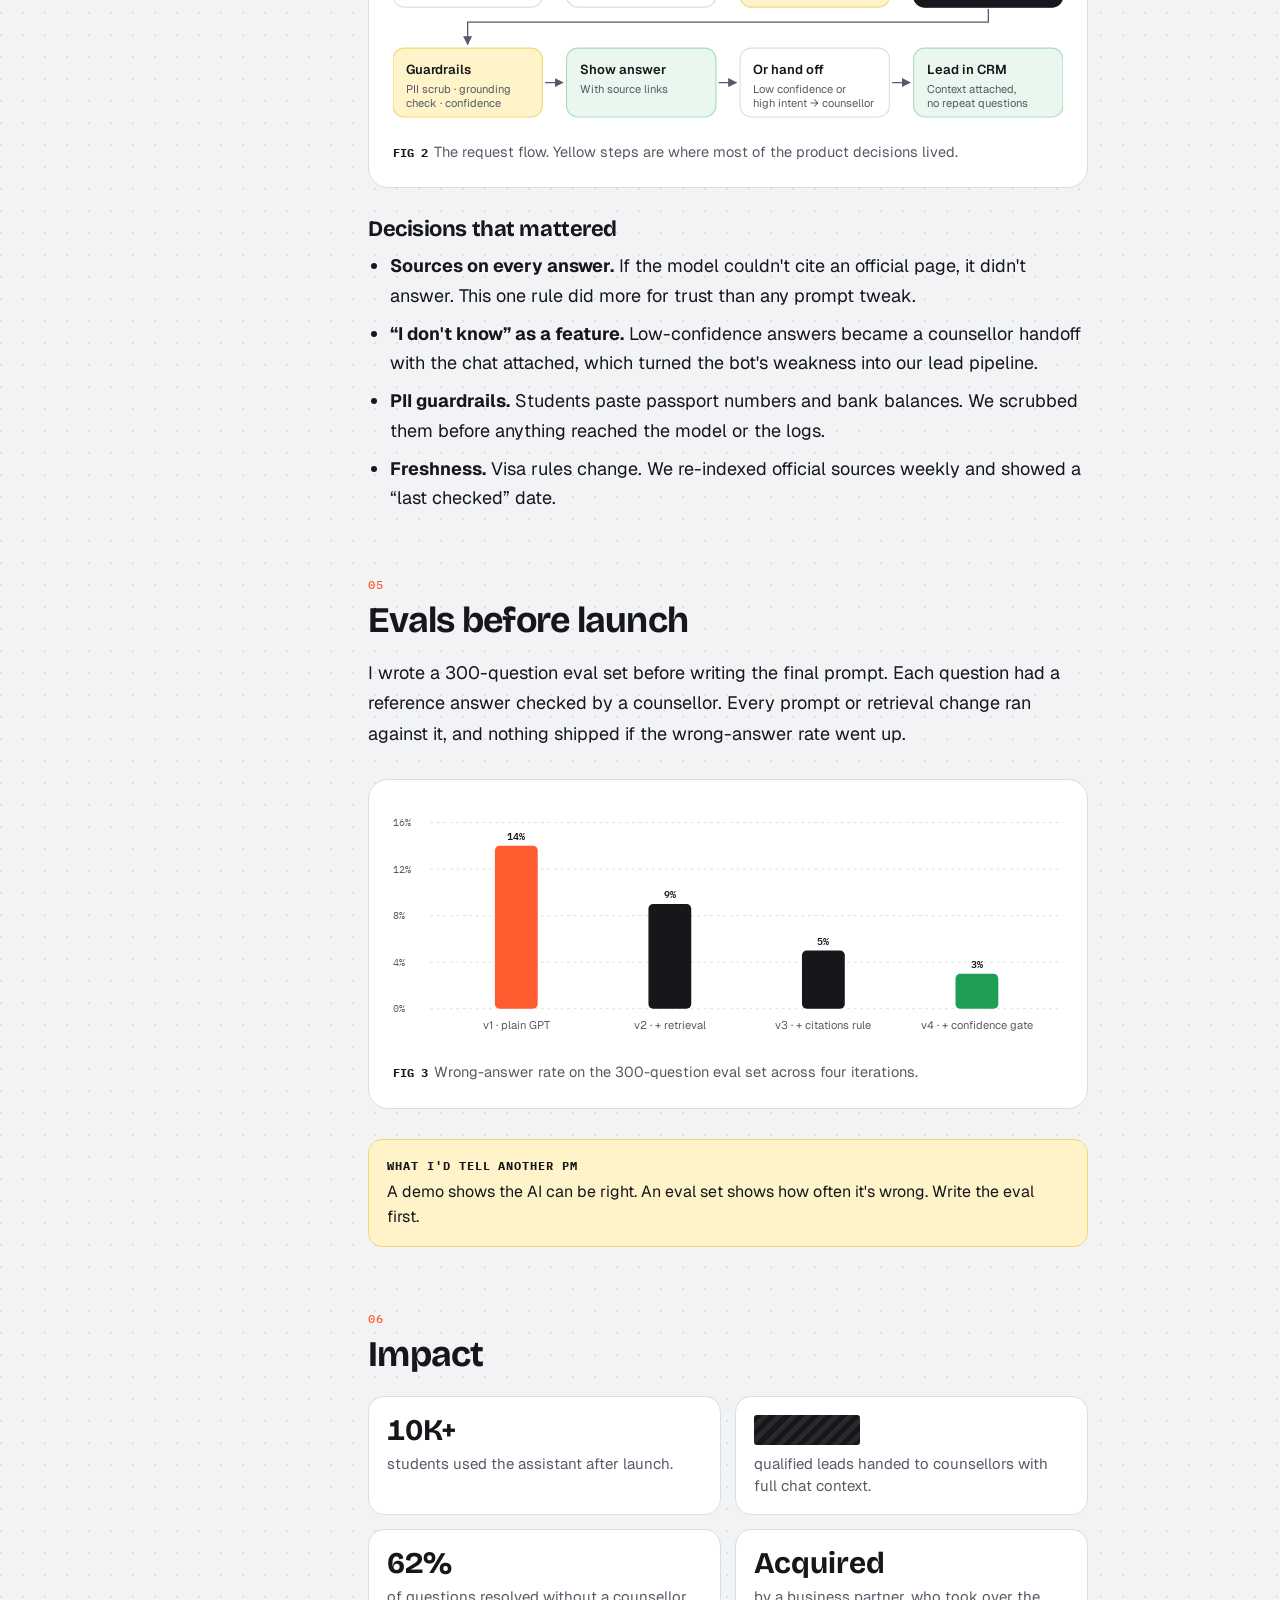
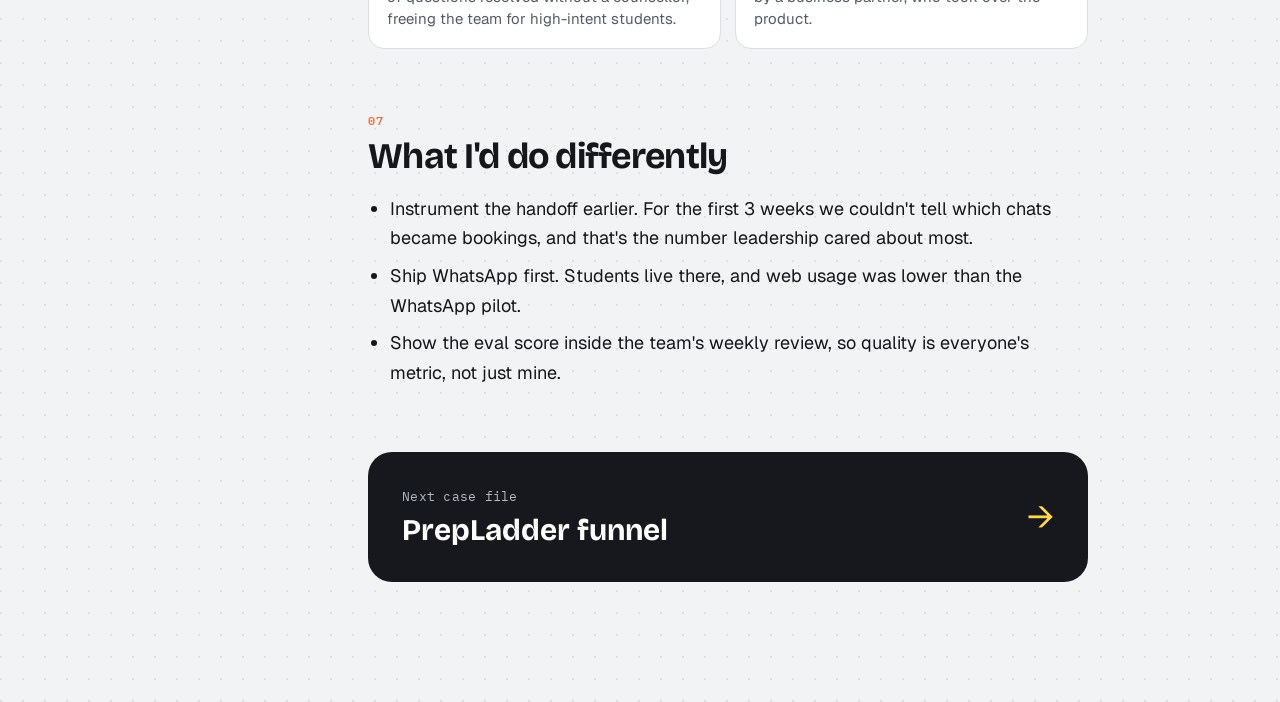
<file: cases/study-abroad-buddy.html>
<!DOCTYPE html>
<html lang="en">
<head>
<meta charset="utf-8">
<meta name="viewport" content="width=device-width, initial-scale=1">
<title>Study Abroad Buddy case study</title>
<link rel="preconnect" href="https://fonts.googleapis.com">
<link rel="preconnect" href="https://fonts.gstatic.com" crossorigin>
<link href="https://fonts.googleapis.com/css2?family=Bricolage+Grotesque:opsz,wght@12..96,500;12..96,600;12..96,700;12..96,800&family=Geist:wght@400;500;600&family=IBM+Plex+Mono:wght@400;500;600&family=Instrument+Serif:ital@0;1&family=Bangers&display=swap" rel="stylesheet">
<link rel="stylesheet" href="../assets/style.css">
</head>
<body>
<div class="progress" aria-hidden="true"></div>
<header class="topbar">
  <div class="wrap">
    <a class="brand" href="../index.html"><span class="dot" aria-hidden="true"></span>Hardik Jain</a>
    <nav class="nav" aria-label="Main">
      <a href="../index.html#work">All work</a>
      <a class="cta" href="../index.html#contact">Say hello</a>
    </nav>
  </div>
</header>
<main>

<div class="wrap">
  <div class="c-hero">
    <a class="back-link" href="../index.html#work">← All case files</a>
    <div class="eyebrow mono">University Living · Associate Product Manager · 2024</div>
    <h1>An AI study-abroad assistant students actually trusted</h1>
    <p class="deck">Students planning a degree abroad were getting visa and money advice from forums and agents with an agenda. We built a GPT-4o assistant grounded on official sources, took it from 0 to 10K+ students, and a business partner acquired it.</p>
    <div class="c-metrics"><div class="c-metric hl"><div class="v">0 → 10K+</div><div class="l">students used it after launch</div></div><div class="c-metric"><div class="v"><button class="redact" data-case="Study Abroad Buddy" data-owner="University Living" data-metric="lead count" aria-label="Hidden number, click to see why"><span>█,███</span></button></div><div class="l">qualified leads handed to counsellors</div></div><div class="c-metric"><div class="v"><span class="n">14%</span> → <span class="n">3%</span></div><div class="l">wrong answers on our eval set</div></div><div class="c-metric"><div class="v"><span class="n">62%</span></div><div class="l">of questions resolved without a counsellor</div></div></div>
    <div class="c-meta"><div><h5>Role</h5><p>Owned the use case, PRD, prompts, evals, guardrails and user testing</p></div><div><h5>Team</h5><p>1 designer, <span class="n">2</span> engineers, QA, counselling ops</p></div><div><h5>Timeline</h5><span class="n">10</span> weeks to launch, then iteration</div><div><h5>Links</h5><a href="https://education21.in/universityliving-com-launches-ai-powered-assistant-study-abroad-buddy/" target="_blank" rel="noopener">Launch coverage ↗</a><a href="https://indiaeducationdiary.in/?p=526645" target="_blank" rel="noopener">India Education Diary ↗</a></div></div>
  </div>
  <div class="c-body">
    <nav class="toc" aria-label="On this page"><h5>On this page</h5><a href="#context">Context</a><a href="#problem">The problem behind the problem</a><a href="#scope">Scoping: saying no to most of it</a><a href="#build">What we built</a><a href="#evals">Evals before launch</a><a href="#impact">Impact</a><a href="#next">What I'd do differently</a></nav>
    <article class="article">
      <div class="tldr"><h4>The short version</h4><p>Students didn't need more information. They needed information they could trust. We narrowed scope to 3 countries and 4 intents, grounded every answer on official sources, measured wrong answers before launch, and routed high-intent students to counsellors. Result: 10K+ students, <button class="redact" data-case="Study Abroad Buddy" data-owner="University Living" data-metric="lead count" aria-label="Hidden number, click to see why"><span>█,███</span></button> leads, and an acquisition.</p></div>
      <section id="context"><span class="k">01</span><h2>Context</h2>
<p>University Living is a student-housing marketplace. Its users are Indian students planning to study in the UK, Australia or Ireland. Housing is the last step of that journey. Before it come dozens of questions: which course, which intake, how much money to show for the visa, whether a part-time job is allowed.</p>
<p>Those questions were being answered somewhere else. Mostly on Reddit, YouTube and by education agents paid on commission. By the time a student reached us for housing, someone else had already earned their trust.</p>
<p>The ask from leadership was short: <i>“Can we put ChatGPT on the website?”</i></p></section><section id="problem"><span class="k">02</span><h2>The problem behind the problem</h2>
<p>I ran <span class="n">24</span> interviews with students at different stages and read <span class="n">300</span>+ forum threads. The pattern was clear. Students weren't short of answers. They were drowning in conflicting ones, and the cost of a wrong answer was a rejected visa.</p>
<div class="pull">The job wasn't “answer questions”. It was “give me an answer I can bet my visa on.”</div>
<p>That changed what we would build. A general chatbot that answered everything would be impressive in a demo and dangerous in production. We needed fewer topics, answered with sources, and a clear handoff when the bot wasn't sure.</p></section><section id="scope"><span class="k">03</span><h2>Scoping: saying no to most of it</h2>
<p>I sorted <span class="n">1,100</span> real questions from forms, WhatsApp and counsellor notes into intents, then ranked them by volume and by how bad a wrong answer would be.</p>
<figure><svg class="dg" viewBox="0 0 720 180" role="img" aria-label="Share of student questions by intent"><text class="s" x="0" y="23" style="font-size:13px;fill:#15171B">Visa rules &amp; documents</text><rect class="bar l" x="210" y="10" width="440" height="18" rx="5" opacity=".35"/><rect class="bar a" x="210" y="10" width="374.0" height="18" rx="5"/><text class="m" x="592.0" y="23" style="fill:#15171B;font-weight:600">34%</text><text class="s" x="0" y="57" style="font-size:13px;fill:#15171B">Costs &amp; proof of funds</text><rect class="bar l" x="210" y="44" width="440" height="18" rx="5" opacity=".35"/><rect class="bar " x="210" y="44" width="253.0" height="18" rx="5"/><text class="m" x="471.0" y="57" style="fill:#15171B;font-weight:600">23%</text><text class="s" x="0" y="91" style="font-size:13px;fill:#15171B">Courses &amp; intakes</text><rect class="bar l" x="210" y="78" width="440" height="18" rx="5" opacity=".35"/><rect class="bar " x="210" y="78" width="209.0" height="18" rx="5"/><text class="m" x="427.0" y="91" style="fill:#15171B;font-weight:600">19%</text><text class="s" x="0" y="125" style="font-size:13px;fill:#15171B">Part-time work rules</text><rect class="bar l" x="210" y="112" width="440" height="18" rx="5" opacity=".35"/><rect class="bar " x="210" y="112" width="121.0" height="18" rx="5"/><text class="m" x="339.0" y="125" style="fill:#15171B;font-weight:600">11%</text><text class="s" x="0" y="159" style="font-size:13px;fill:#15171B">Everything else</text><rect class="bar l" x="210" y="146" width="440" height="18" rx="5" opacity=".35"/><rect class="bar l" x="210" y="146" width="143.0" height="18" rx="5"/><text class="m" x="361.0" y="159" style="fill:#15171B;font-weight:600">13% · out of scope v1</text></svg><figcaption><b>FIG 1</b>Four intents covered 87% of real questions. Version 1 only answered these four, for three countries.</figcaption></figure>
<div class="tbl-wrap"><table class="opts"><thead><tr><th>Option</th><th>Upside</th><th>Risk</th><th>Call</th></tr></thead><tbody>
<tr><td>General GPT chatbot, all countries</td><td>Fast to ship, wows in a demo</td><td>Confident wrong answers on visas</td><td>No</td></tr>
<tr class="pick"><td>Grounded assistant: 3 countries, 4 intents, sources on every answer</td><td>Trustworthy, measurable, easy to hand off</td><td>Narrower; must say “I don't know” often</td><td><span class="pk">PICKED</span></td></tr>
<tr><td>FAQ pages + search</td><td>Zero AI risk</td><td>Students already ignored our FAQs</td><td>No</td></tr>
</tbody></table></div></section><section id="build"><span class="k">04</span><h2>What we built</h2>
<p>Every answer went through the same path. Retrieval came first, generation second, and the guardrails decided whether the student saw the answer or a counsellor did.</p>
<figure><svg class="dg" viewBox="0 0 720 212" role="img" aria-label="Study Abroad Buddy request flow"><defs><marker id="ah" viewBox="0 0 10 10" refX="9" refY="5" markerWidth="7" markerHeight="7" orient="auto-start-reverse"><path d="M0 0 L10 5 L0 10 z" fill="#555B66"/></marker></defs><rect class="box " x="0.0" y="10" width="160.5" height="74" rx="12"/><text class="t" x="14.0" y="38">Student asks</text><text class="s" x="14.0" y="58">Web or WhatsApp</text><path class="arr" d="M163.5 47.0 h19" marker-end="url(#ah)"/><rect class="box " x="186.5" y="10" width="160.5" height="74" rx="12"/><text class="t" x="200.5" y="38">Intent router</text><text class="s" x="200.5" y="58">4 intents, 3 countries</text><text class="s" x="200.5" y="73">else: polite handoff</text><path class="arr" d="M350.0 47.0 h19" marker-end="url(#ah)"/><rect class="box warm" x="373.0" y="10" width="160.5" height="74" rx="12"/><text class="t" x="387.0" y="38">Retrieve</text><text class="s" x="387.0" y="58">Official URLs + PDFs</text><text class="s" x="387.0" y="73">gov.uk, uni portals</text><path class="arr" d="M536.5 47.0 h19" marker-end="url(#ah)"/><rect class="box hl" x="559.5" y="10" width="160.5" height="74" rx="12"/><text class="t hlt" x="573.5" y="38">GPT-4o answers</text><text class="s hlt" x="573.5" y="58">Cites its sources</text><text class="s hlt" x="573.5" y="73">in plain English</text><path class="arr" d="M639.8 86 v14 H80.2 v24" marker-end="url(#ah)"/><rect class="box warm" x="0.0" y="128" width="160.5" height="74" rx="12"/><text class="t" x="14.0" y="156">Guardrails</text><text class="s" x="14.0" y="176">PII scrub · grounding</text><text class="s" x="14.0" y="191">check · confidence</text><path class="arr" d="M163.5 165.0 h19" marker-end="url(#ah)"/><rect class="box good" x="186.5" y="128" width="160.5" height="74" rx="12"/><text class="t" x="200.5" y="156">Show answer</text><text class="s" x="200.5" y="176">With source links</text><path class="arr" d="M350.0 165.0 h19" marker-end="url(#ah)"/><rect class="box " x="373.0" y="128" width="160.5" height="74" rx="12"/><text class="t" x="387.0" y="156">Or hand off</text><text class="s" x="387.0" y="176">Low confidence or</text><text class="s" x="387.0" y="191">high intent → counsellor</text><path class="arr" d="M536.5 165.0 h19" marker-end="url(#ah)"/><rect class="box good" x="559.5" y="128" width="160.5" height="74" rx="12"/><text class="t" x="573.5" y="156">Lead in CRM</text><text class="s" x="573.5" y="176">Context attached,</text><text class="s" x="573.5" y="191">no repeat questions</text></svg><figcaption><b>FIG 2</b>The request flow. Yellow steps are where most of the product decisions lived.</figcaption></figure>
<h3>Decisions that mattered</h3>
<ul>
<li><b>Sources on every answer.</b> If the model couldn't cite an official page, it didn't answer. This one rule did more for trust than any prompt tweak.</li>
<li><b>“I don't know” as a feature.</b> Low-confidence answers became a counsellor handoff with the chat attached, which turned the bot's weakness into our lead pipeline.</li>
<li><b>PII guardrails.</b> Students paste passport numbers and bank balances. We scrubbed them before anything reached the model or the logs.</li>
<li><b>Freshness.</b> Visa rules change. We re-indexed official sources <span class="n">weekly</span> and showed a “last checked” date.</li>
</ul></section><section id="evals"><span class="k">05</span><h2>Evals before launch</h2>
<p>I wrote a <span class="n">300</span>-question eval set before writing the final prompt. Each question had a reference answer checked by a counsellor. Every prompt or retrieval change ran against it, and nothing shipped if the wrong-answer rate went up.</p>
<figure><svg class="dg" viewBox="0 0 720 260" role="img" aria-label="Wrong answers by version"><line class="grid" x1="40" x2="720" y1="220.0" y2="220.0"/><text class="m" x="0" y="224.0">0%</text><line class="grid" x1="40" x2="720" y1="170.0" y2="170.0"/><text class="m" x="0" y="174.0">4%</text><line class="grid" x1="40" x2="720" y1="120.0" y2="120.0"/><text class="m" x="0" y="124.0">8%</text><line class="grid" x1="40" x2="720" y1="70.0" y2="70.0"/><text class="m" x="0" y="74.0">12%</text><line class="grid" x1="40" x2="720" y1="20.0" y2="20.0"/><text class="m" x="0" y="24.0">16%</text><rect class="bar a" x="109.5" y="45.0" width="46.0" height="175.0" rx="5"/><text class="m" x="132.5" y="39.0" text-anchor="middle" style="fill:#15171B;font-weight:600">14%</text><text class="s" x="132.5" y="242" text-anchor="middle">v1 · plain GPT</text><rect class="bar " x="274.5" y="107.5" width="46.0" height="112.5" rx="5"/><text class="m" x="297.5" y="101.5" text-anchor="middle" style="fill:#15171B;font-weight:600">9%</text><text class="s" x="297.5" y="242" text-anchor="middle">v2 · + retrieval</text><rect class="bar " x="439.5" y="157.5" width="46.0" height="62.5" rx="5"/><text class="m" x="462.5" y="151.5" text-anchor="middle" style="fill:#15171B;font-weight:600">5%</text><text class="s" x="462.5" y="242" text-anchor="middle">v3 · + citations rule</text><rect class="bar g" x="604.5" y="182.5" width="46.0" height="37.5" rx="5"/><text class="m" x="627.5" y="176.5" text-anchor="middle" style="fill:#15171B;font-weight:600">3%</text><text class="s" x="627.5" y="242" text-anchor="middle">v4 · + confidence gate</text></svg><figcaption><b>FIG 3</b>Wrong-answer rate on the 300-question eval set across four iterations.</figcaption></figure>
<div class="callout"><b>What I'd tell another PM</b>A demo shows the AI can be right. An eval set shows how often it's wrong. Write the eval first.</div></section><section id="impact"><span class="k">06</span><h2>Impact</h2>
<div class="results">
<div class="result"><div class="v">10K+</div><p>students used the assistant after launch.</p></div>
<div class="result"><div class="v"><button class="redact" data-case="Study Abroad Buddy" data-owner="University Living" data-metric="lead count" aria-label="Hidden number, click to see why"><span>█,███</span></button></div><p>qualified leads handed to counsellors with full chat context.</p></div>
<div class="result"><div class="v"><span class="n">62%</span></div><p>of questions resolved without a counsellor, freeing the team for high-intent students.</p></div>
<div class="result"><div class="v">Acquired</div><p>by a business partner, who took over the product.</p></div>
</div></section><section id="next"><span class="k">07</span><h2>What I'd do differently</h2>
<ul>
<li>Instrument the handoff earlier. For the first <span class="n">3</span> weeks we couldn't tell which chats became bookings, and that's the number leadership cared about most.</li>
<li>Ship WhatsApp first. Students live there, and web usage was lower than the WhatsApp pilot.</li>
<li>Show the eval score inside the team's weekly review, so quality is everyone's metric, not just mine.</li>
</ul></section>
      <a class="next-case" href="prepladder-funnel.html"><div><span class="mono">Next case file</span><span class="t">PrepLadder funnel</span></div><span class="arr">→</span></a>
    </article>
  </div>
</div>
</main>
<div class="toast" id="toast" role="status"></div>
<script src="../assets/app.js"></script>
</body>
</html>
</file>
<file: assets/style.css>
/* Hardik Jain — portfolio
   Layout idea: a product notebook. Dot-grid paper, ink type, PRD-style mono annotations,
   one orange for action, sticky-note yellow for emphasis, green for a metric that moved. */
:root {
  --paper: #F2F3F5;
  --card: #FFFFFF;
  --ink: #15171B;
  --ink-2: #555B66;
  --line: #DADDE3;
  --accent: #FF5B2E;
  --sticky: #FFD84D;
  --good: #1E9E57;
  --night: #16181D;

  --f-display: "Bricolage Grotesque", "Helvetica Neue", Arial, sans-serif;
  --f-body: "Geist", "Helvetica Neue", Arial, sans-serif;
  --f-mono: "IBM Plex Mono", ui-monospace, Menlo, monospace;
  --f-serif: "Instrument Serif", Georgia, serif;

  --ease: cubic-bezier(.2, 0, 0, 1);
  --ease-out: cubic-bezier(.05, .7, .1, 1);
  --spring: cubic-bezier(.34, 1.56, .64, 1);
  --r: 22px;
  --wrap: 1120px;
  color-scheme: light;
}

* { box-sizing: border-box; }
html { scroll-behavior: smooth; }
body {
  margin: 0;
  background: var(--paper);
  background-image: radial-gradient(circle at 1px 1px, rgba(21,23,27,.09) 1px, transparent 0);
  background-size: 22px 22px;
  color: var(--ink);
  font-family: var(--f-body);
  font-size: 17px;
  line-height: 1.6;
  -webkit-font-smoothing: antialiased;
}
img, svg { max-width: 100%; }
a { color: inherit; }
:focus-visible { outline: 2px solid var(--accent); outline-offset: 3px; border-radius: 6px; }
h1, h2, h3, h4 { font-family: var(--f-display); line-height: 1.05; margin: 0; text-wrap: balance; letter-spacing: -0.02em; }
p { margin: 0; }
.wrap { max-width: var(--wrap); margin: 0 auto; padding: 0 28px; }
.mono { font-family: var(--f-mono); font-size: 12.5px; letter-spacing: .02em; }
.serif { font-family: var(--f-serif); font-style: italic; font-weight: 400; letter-spacing: 0; }
.mark { background: linear-gradient(transparent 55%, var(--sticky) 55%); padding: 0 .08em; }

/* ---------- top bar ---------- */
.topbar {
  position: sticky; top: 0; z-index: 50;
  backdrop-filter: blur(10px); -webkit-backdrop-filter: blur(10px);
  background: rgba(242,243,245,.78);
  border-bottom: 1px solid transparent;
  transition: border-color .3s var(--ease);
}
.topbar.scrolled { border-color: var(--line); }
.topbar .wrap { display: flex; align-items: center; justify-content: space-between; height: 64px; gap: 16px; }
.brand { font-family: var(--f-display); font-weight: 700; font-size: 19px; text-decoration: none; display: flex; align-items: center; gap: 10px; }
.brand .dot { width: 9px; height: 9px; border-radius: 50%; background: var(--good); box-shadow: 0 0 0 4px rgba(30,158,87,.15); }
.nav { display: flex; gap: 6px; align-items: center; }
.nav a { text-decoration: none; font-size: 15px; padding: 8px 12px; border-radius: 999px; color: var(--ink-2); transition: background .2s, color .2s; }
.nav a:hover { background: var(--card); color: var(--ink); }
.nav a.cta { background: var(--ink); color: #fff; }
.nav a.cta:hover { background: var(--accent); }

/* ---------- buttons ---------- */
.btn {
  display: inline-flex; align-items: center; gap: 12px;
  font: 600 16px/1 var(--f-body); text-decoration: none; cursor: pointer;
  border: 0; border-radius: 999px; padding: 15px 22px;
  transition: transform .25s var(--spring), background .2s, box-shadow .2s;
}
.btn:active { transform: scale(.97); }
.btn-primary { background: var(--ink); color: #fff; box-shadow: 0 8px 24px -10px rgba(21,23,27,.6); }
.btn-primary:hover { background: var(--accent); transform: translateY(-2px); }
.btn-primary .play { width: 26px; height: 26px; border-radius: 50%; background: rgba(255,255,255,.16); display: grid; place-items: center; }
.btn-primary .time { font-family: var(--f-mono); font-size: 12px; opacity: .7; padding-left: 12px; border-left: 1px solid rgba(255,255,255,.25); }
.link-arrow { color: var(--accent); font-weight: 600; text-decoration: none; display: inline-flex; gap: 6px; align-items: center; }
.link-arrow span { transition: transform .25s var(--spring); }
.link-arrow:hover span { transform: translateX(4px); }
.btn-ghost { background: transparent; color: inherit; border: 1.5px solid currentColor; padding: 11px 16px; font-size: 14px; opacity: .9; }
.btn-ghost:hover { opacity: 1; transform: translateY(-1px); }

/* ---------- hero ---------- */
.hero { position: relative; padding: 70px 0 60px; overflow: hidden; }
.hero .wrap { display: grid; grid-template-columns: minmax(0, 1fr) 400px; gap: 56px; align-items: center; }
.hero-left { position: relative; }
.ticket {
  display: inline-flex; align-items: center; gap: 10px;
  background: var(--card); border: 1px solid var(--line); border-radius: 10px;
  padding: 7px 12px; margin-bottom: 38px; box-shadow: 0 2px 0 rgba(21,23,27,.04);
  color: var(--ink-2);
}
.ticket b { color: var(--ink); font-weight: 600; }
.ticket .pill, .ticket b { white-space: nowrap; }
.ticket .pill { background: rgba(30,158,87,.12); color: var(--good); padding: 2px 8px; border-radius: 999px; }
.headline { font-size: clamp(44px, 5.2vw, 68px); font-weight: 700; line-height: 1.22; position: relative; }
.headline .line { display: block; white-space: nowrap; position: relative; width: max-content; max-width: 100%; }
.headline .w { display: inline-block; position: relative; cursor: default; transition: color .25s var(--ease); }
.headline .w:hover { color: var(--accent); }
.headline .soft { color: #6B717C; }
.namebox { position: relative; display: inline-block; }
.namebox .w { cursor: pointer; }
.namebox .name-ch { display: inline-block; min-width: .2em; }
.namebox .underline { position: absolute; left: 0; right: 0; bottom: -2px; height: 3px; background-image: radial-gradient(circle, var(--accent) 1.2px, transparent 1.6px); background-size: 8px 3px; opacity: .8; }
.headline .number { font-family: var(--f-serif); font-style: italic; font-weight: 400; letter-spacing: -0.01em; position: relative; padding: 0 .06em; }
.headline .number::after { content: ""; position: absolute; left: 0; right: 0; bottom: .1em; height: .36em; background: var(--sticky); z-index: -1; border-radius: 3px; transform-origin: left; animation: swipe 1s .6s var(--ease-out) both; }
@keyframes swipe { from { transform: scaleX(0); } }
.anno {
  position: absolute; font-family: var(--f-mono); font-size: 11.5px; white-space: nowrap;
  background: var(--card); border: 1px solid var(--line); border-radius: 8px; padding: 4px 8px; color: var(--ink-2);
  box-shadow: 0 6px 18px -12px rgba(0,0,0,.35); pointer-events: none;
  transition: opacity .3s, transform .35s var(--spring);
}
.anno.case-chip { left: calc(100% + 14px); top: 50%; transform: translateY(-50%); }
.anno.case-chip i { font-style: normal; color: var(--good); font-weight: 600; }
.sticky-note {
  position: absolute; left: calc(100% + 18px); top: 8px; background: var(--sticky); color: var(--ink);
  font: 600 13px/1.2 var(--f-mono); padding: 8px 10px 9px; transform: rotate(5deg);
  box-shadow: 0 10px 18px -10px rgba(0,0,0,.4);
}
.sticky-note::before { content: ""; position: absolute; top: -7px; left: 50%; width: 34px; height: 12px; margin-left: -17px; background: rgba(255,255,255,.55); transform: rotate(-3deg); }
.hero-sub { max-width: 31em; margin-top: 28px; font-size: 19px; color: var(--ink-2); }
.hero-cta { margin-top: 30px; display: flex; align-items: center; gap: 22px; flex-wrap: wrap; }
.measure { position: absolute; left: -26px; top: 9px; bottom: 9px; width: 10px; border-left: 1.5px solid var(--accent); }
.measure::before, .measure::after { content: ""; position: absolute; left: -5px; width: 9px; border-top: 1.5px solid var(--accent); }
.measure::before { top: 0; } .measure::after { bottom: 0; }
.measure span { position: absolute; left: -16px; top: 50%; transform: translateY(-50%) rotate(180deg); writing-mode: vertical-rl; font: 11px var(--f-mono); color: var(--accent); white-space: nowrap; }

/* mascot: Harry, a sticky note that walks on words */
.tiko { position: absolute; left: 0; top: 0; width: 31px; height: 36px; z-index: 5; pointer-events: auto; cursor: pointer; will-change: transform; }
.tiko svg { width: 31px; height: 36px; display: block; overflow: visible; image-rendering: pixelated; }
.tiko .body { transform-origin: 50% 100%; }
.tiko.walking .leg-l { animation: legL .32s steps(2) infinite; }
.tiko.walking .leg-r { animation: legR .32s steps(2) infinite; }
.tiko.walking .body { animation: bob .32s steps(2) infinite; }
@keyframes legL { 50% { transform: translateY(-3px); } }
@keyframes legR { 0% { transform: translateY(-3px); } 50% { transform: translateY(0); } }
@keyframes bob { 50% { transform: translateY(-2px); } }
.tiko .lid { transform-box: fill-box; transform-origin: center; transform: scaleY(0); }
.tiko.blink .lid { transform: scaleY(1); }
.tiko.flip svg { transform: scaleX(-1); }
.tiko .shadow { position: absolute; left: 8px; right: 8px; bottom: -3px; height: 4px; border-radius: 50%; background: rgba(0,0,0,.14); }
.bubble {
  position: absolute; z-index: 6; max-width: 250px; min-width: 120px;
  background: var(--night); color: #fff; font-size: 14px; line-height: 1.4;
  padding: 10px 13px; border-radius: 14px 14px 14px 4px;
  opacity: 0; transform: translateY(6px) scale(.96); transform-origin: left bottom;
  transition: opacity .2s var(--ease), transform .3s var(--spring);
  pointer-events: none;
}
.bubble.show { opacity: 1; transform: none; }
.bubble .who { display: block; font: 10.5px var(--f-mono); color: var(--sticky); margin-bottom: 3px; letter-spacing: .06em; text-transform: uppercase; }

/* funnel widget */
.sim {
  background: var(--card); border: 1px solid var(--line); border-radius: var(--r);
  padding: 22px; box-shadow: 0 30px 60px -40px rgba(21,23,27,.45);
  position: relative;
}
.sim-head { display: flex; justify-content: space-between; align-items: center; margin-bottom: 18px; }
.sim-head .dots { display: flex; gap: 6px; }
.sim-head .dots i { width: 10px; height: 10px; border-radius: 50%; background: var(--line); }
.sim-row { display: grid; grid-template-columns: 74px 1fr 44px; gap: 12px; align-items: center; margin: 9px 0; font-size: 14px; }
.sim-row .lbl { color: var(--ink-2); }
.sim-bar { height: 30px; background: #EEF0F3; border-radius: 8px; overflow: hidden; position: relative; }
.sim-bar i { position: absolute; inset: 0 auto 0 0; background: var(--ink); border-radius: 8px; transition: width .8s var(--ease-out), background .3s; }
.sim-row.leak .sim-bar i { background: var(--accent); }
.sim-row .val { font: 600 14px var(--f-mono); text-align: right; font-variant-numeric: tabular-nums; }
.leak-tag { position: absolute; right: 8px; top: 50%; transform: translateY(-50%); font: 10.5px var(--f-mono); color: var(--accent); background: #fff; padding: 1px 6px; border-radius: 6px; opacity: 0; transition: opacity .3s; }
.sim-row.leak .leak-tag { opacity: 1; }
.sim-controls { display: flex; gap: 8px; flex-wrap: wrap; margin-top: 16px; }
.chip-btn {
  font: 500 13px var(--f-body); border: 1px solid var(--line); background: #fff; color: var(--ink);
  border-radius: 999px; padding: 8px 12px; cursor: pointer; display: inline-flex; gap: 7px; align-items: center;
  transition: background .2s, border-color .2s, transform .2s var(--spring);
}
.chip-btn:hover { transform: translateY(-1px); border-color: var(--ink); }
.chip-btn[aria-pressed="true"] { background: var(--ink); color: #fff; border-color: var(--ink); }
.chip-btn .tick { width: 14px; height: 14px; border-radius: 4px; border: 1.5px solid currentColor; display: grid; place-items: center; font-size: 10px; }
.sim-out { margin-top: 18px; padding-top: 16px; border-top: 1px dashed var(--line); display: flex; justify-content: space-between; align-items: end; gap: 12px; }
.sim-out .big { font: 700 34px/1 var(--f-display); font-variant-numeric: tabular-nums; }
.sim-out .delta { color: var(--good); font: 600 13px var(--f-mono); }
.sim-caption { text-align: center; margin-top: 16px; color: var(--ink-2); font-size: 15px; }
.sim-caption .serif { font-size: 21px; color: var(--ink); display: block; }

/* ---------- section scaffolding ---------- */
section.block { padding: 96px 0; position: relative; }
.eyebrow { display: flex; align-items: center; gap: 10px; color: var(--ink-2); text-transform: uppercase; margin-bottom: 14px; }
.eyebrow::before { content: ""; width: 22px; height: 1.5px; background: currentColor; }
.sec-head { display: grid; grid-template-columns: 1.2fr 1fr; gap: 32px; align-items: end; margin-bottom: 44px; }
.sec-head h2 { font-size: clamp(38px, 5vw, 60px); font-weight: 700; }
.sec-head p { color: var(--ink-2); max-width: 30em; justify-self: end; }

/* ---------- case files ---------- */
.cases { display: grid; grid-template-columns: repeat(2, 1fr); gap: 22px; }
.case { perspective: 1600px; min-height: 560px; }
.case-inner { position: relative; height: 100%; min-height: 560px; transform-style: preserve-3d; transition: transform .8s var(--ease-out); }
.case.flipped .case-inner { transform: rotateY(180deg); }
.face {
  position: absolute; inset: 0; border-radius: 26px; padding: 26px 26px 22px;
  backface-visibility: hidden; -webkit-backface-visibility: hidden;
  display: flex; flex-direction: column; overflow: hidden;
  border: 1px solid var(--line); background: var(--card);
  box-shadow: 0 30px 60px -45px rgba(21,23,27,.5);
}
.face.back { transform: rotateY(180deg); }
.theme-night .face { background: var(--night); color: #F3F4F6; border-color: #2A2D35; }
.theme-sticky .face { background: #FFE27A; border-color: #EBCB55; }
.theme-orange .face { background: var(--accent); color: #fff; border-color: #E9461C; }
.theme-paper .face { background: #E9EBEE; }
.tags { display: flex; gap: 6px; flex-wrap: wrap; }
.tag { font: 500 11px var(--f-mono); letter-spacing: .06em; text-transform: uppercase; border: 1px solid currentColor; border-radius: 6px; padding: 3px 7px; opacity: .85; }
.wordmark { margin-top: 26px; font: 800 34px/1 var(--f-display); letter-spacing: -0.03em; display: flex; align-items: center; gap: 10px; }
.wordmark small { font: 500 12px var(--f-mono); letter-spacing: .04em; opacity: .7; }
.role-line { margin-top: 14px; font: 13px/1.5 var(--f-mono); opacity: .8; }
.big-metric { margin-top: auto; font: 700 clamp(56px, 7vw, 78px)/0.95 var(--f-display); letter-spacing: -0.04em; font-variant-numeric: tabular-nums; }
.metric-cap { margin-top: 10px; font-size: 15.5px; opacity: .85; max-width: 26em; }
.case-foot { margin-top: 26px; display: flex; align-items: end; justify-content: space-between; gap: 16px; }
.case-foot .one { font: 600 19px/1.3 var(--f-display); letter-spacing: -0.01em; max-width: 16em; }
.case-actions { display: flex; gap: 8px; flex-shrink: 0; }
.flip-btn { display: inline-flex; gap: 6px; align-items: center; }
.read-btn { background: currentColor; }
.read-btn span { color: var(--card); }
.theme-night .read-btn span { color: var(--night); }
.theme-orange .read-btn span { color: var(--accent); }
.theme-sticky .read-btn span { color: #FFE27A; }
.theme-paper .read-btn span { color: #E9EBEE; }
.back h4 { font: 500 11px var(--f-mono); letter-spacing: .1em; text-transform: uppercase; opacity: .65; margin: 0 0 6px; }
.back .asked { font: 600 20px/1.3 var(--f-display); margin-bottom: 18px; }
.back .under { font-size: 16px; margin-bottom: 18px; }
.back ul { margin: 0 0 16px; padding-left: 18px; font-size: 15px; }
.back li { margin-bottom: 6px; }
.back .myrole { margin-top: auto; padding-top: 14px; border-top: 1px dashed currentColor; font: 12.5px/1.55 var(--f-mono); opacity: .8; }
.back .case-actions { margin-top: 14px; justify-content: flex-start; }

/* card decorations */
.deco { position: absolute; right: 22px; top: 22px; pointer-events: none; }
.deco-mini { font: 11px var(--f-mono); opacity: .7; }

/* ---------- archive ---------- */
.archive { display: grid; grid-template-columns: .8fr 1.2fr; gap: 40px; align-items: start; background: var(--card); border: 1px solid var(--line); border-radius: 26px; padding: 34px; }
.archive .count { font: 700 88px/0.9 var(--f-display); letter-spacing: -0.05em; }
.archive h3 { font-size: 28px; margin: 12px 0 8px; }
.archive p { color: var(--ink-2); }
.arch-list { list-style: none; margin: 0; padding: 0; }
.arch-list li { border-bottom: 1px solid var(--line); }
.arch-list li:last-child { border: 0; }
.arch-list a, .arch-list .row { display: grid; grid-template-columns: 1fr auto; gap: 14px; padding: 14px 4px; text-decoration: none; align-items: center; transition: padding .25s var(--ease), background .25s; border-radius: 10px; }
.arch-list a:hover { padding-left: 12px; background: var(--paper); }
.arch-list .t { font-weight: 600; }
.arch-list .d { display: block; color: var(--ink-2); font-size: 14.5px; font-weight: 400; }
.arch-list .m { font: 12px var(--f-mono); color: var(--ink-2); text-align: right; white-space: nowrap; }
.arch-list .m b { color: var(--good); font-weight: 600; }

/* ---------- path ---------- */
.path { border-top: 1px solid var(--ink); }
.path-row { display: grid; grid-template-columns: 1.1fr 1fr 1.6fr auto; gap: 24px; padding: 26px 0; border-bottom: 1px solid var(--line); align-items: start; transition: background .3s; }
.path-row:hover { background: rgba(255,255,255,.6); }
.path-row .co { font: 700 24px/1.1 var(--f-display); letter-spacing: -0.02em; }
.path-row .ro { color: var(--ink-2); padding-top: 3px; }
.path-row .de { color: var(--ink-2); font-size: 15.5px; }
.path-row .yr { font: 12px var(--f-mono); background: var(--card); border: 1px solid var(--line); border-radius: 999px; padding: 4px 10px; white-space: nowrap; }
.path-row .yr.now { background: var(--ink); color: #fff; border-color: var(--ink); }

/* ---------- beliefs ---------- */
.belief { display: grid; grid-template-columns: 1fr 1fr; gap: 56px; align-items: center; padding: 56px 0; border-top: 1px solid var(--line); }
.belief:nth-of-type(even) .b-copy { order: 2; }
.b-num { font: 400 88px/0.8 var(--f-serif); font-style: italic; color: var(--ink); }
.b-copy h3 { font-size: 34px; margin: 18px 0 14px; }
.b-copy p { color: var(--ink-2); max-width: 28em; }
.b-vis { background: var(--card); border: 1px solid var(--line); border-radius: 22px; min-height: 290px; padding: 28px; display: flex; flex-direction: column; justify-content: center; align-items: center; gap: 16px; position: relative; overflow: hidden; }
.b-vis .hint { position: absolute; bottom: 14px; left: 0; right: 0; text-align: center; color: var(--ink-2); }

/* belief 1: request vs need */
.req { width: min(100%, 360px); height: 150px; position: relative; perspective: 900px; cursor: pointer; }
.req .side { position: absolute; inset: 0; border-radius: 16px; padding: 20px; backface-visibility: hidden; transition: transform .7s var(--ease-out); display: flex; flex-direction: column; justify-content: center; }
.req .s1 { background: var(--paper); border: 1px solid var(--line); }
.req .s2 { background: var(--night); color: #fff; transform: rotateX(180deg); }
.req.on .s1 { transform: rotateX(-180deg); }
.req.on .s2 { transform: rotateX(0); }
.req .k { font: 11px var(--f-mono); letter-spacing: .1em; text-transform: uppercase; opacity: .6; margin-bottom: 8px; }
.req .q { font: 600 21px/1.25 var(--f-display); }
.req .s2 .q { font-family: var(--f-serif); font-style: italic; font-weight: 400; font-size: 24px; }

/* belief 2: evals */
.eval-grid { display: grid; grid-template-columns: repeat(10, 1fr); gap: 7px; width: min(100%, 340px); }
.eval-grid i { aspect-ratio: 1; border-radius: 5px; background: #DDE7E1; transition: background .35s var(--ease), transform .35s var(--spring); }
.eval-grid i.bad { background: var(--accent); transform: scale(.86); }
.eval-stat { display: flex; gap: 22px; align-items: baseline; font-variant-numeric: tabular-nums; }
.eval-stat b { font: 700 40px/1 var(--f-display); }
.switch { display: inline-flex; align-items: center; gap: 10px; cursor: pointer; font-size: 14.5px; border: 0; background: none; color: var(--ink); padding: 0; font-family: var(--f-body); }
.switch .tr { width: 42px; height: 24px; border-radius: 999px; background: var(--line); position: relative; transition: background .25s; }
.switch .tr::after { content: ""; position: absolute; left: 3px; top: 3px; width: 18px; height: 18px; border-radius: 50%; background: #fff; transition: transform .3s var(--spring); box-shadow: 0 1px 3px rgba(0,0,0,.25); }
.switch[aria-checked="true"] .tr { background: var(--good); }
.switch[aria-checked="true"] .tr::after { transform: translateX(18px); }

/* belief 3: one metric */
.metric-cloud { display: flex; flex-wrap: wrap; gap: 8px; justify-content: center; max-width: 380px; }
.metric-cloud span { font: 500 13px var(--f-mono); padding: 7px 11px; border-radius: 999px; border: 1px solid var(--line); background: var(--paper); transition: all .35s var(--ease); }
.metric-cloud span.out { text-decoration: line-through; opacity: .35; }
.metric-cloud span.star { background: var(--ink); color: #fff; border-color: var(--ink); transform: scale(1.12); }

/* belief 4: ab test */
.ab { width: min(100%, 360px); display: grid; gap: 12px; }
.ab-row { display: grid; grid-template-columns: 22px 1fr 54px; gap: 10px; align-items: center; font: 13px var(--f-mono); }
.ab-row .bar { height: 26px; border-radius: 7px; background: #EEF0F3; overflow: hidden; }
.ab-row .bar i { display: block; height: 100%; width: 0; background: var(--ink); border-radius: 7px; transition: width 1.6s var(--ease-out); }
.ab-row.b .bar i { background: var(--good); }
.conf { font: 12px var(--f-mono); color: var(--ink-2); }
.conf b { color: var(--ink); }

/* ---------- impact ---------- */
.impact { display: grid; grid-template-columns: repeat(3, 1fr); gap: 18px; }
.tile { background: var(--card); border: 1px solid var(--line); border-radius: 20px; padding: 24px; display: flex; flex-direction: column; gap: 10px; min-height: 190px; transition: transform .3s var(--spring), box-shadow .3s; }
.tile:hover { transform: translateY(-3px); box-shadow: 0 24px 40px -30px rgba(0,0,0,.4); }
.tile .src { font: 11px var(--f-mono); color: var(--ink-2); letter-spacing: .04em; }
.tile .v { font: 700 48px/1 var(--f-display); letter-spacing: -0.04em; font-variant-numeric: tabular-nums; }
.tile p { color: var(--ink-2); font-size: 15px; }
.tile.dark { background: var(--night); color: #fff; border-color: var(--night); }
.tile.dark p, .tile.dark .src { color: #B4B8C1; }
.tile a { color: inherit; }

/* ---------- contact ---------- */
.contact { background: var(--night); color: #F3F4F6; border-radius: 30px; padding: 56px; display: grid; grid-template-columns: 1.3fr 1fr; gap: 40px; align-items: end; position: relative; overflow: hidden; }
.contact h2 { font-size: clamp(44px, 6vw, 76px); }
.contact p { color: #B4B8C1; margin-top: 16px; max-width: 30em; }
.contact .links { display: grid; gap: 10px; }
.contact .links a, .contact .links button { display: flex; justify-content: space-between; align-items: center; gap: 12px; padding: 14px 16px; border-radius: 14px; border: 1px solid #343843; color: #fff; text-decoration: none; background: transparent; font: 500 15.5px var(--f-body); cursor: pointer; transition: background .2s, border-color .2s; text-align: left; }
.contact .links a:hover, .contact .links button:hover { background: #22252C; border-color: #4A4F5B; }
.contact .links .mono { color: #B4B8C1; }
.colophon { display: grid; grid-template-columns: repeat(4, 1fr); gap: 24px; padding: 36px 0 60px; color: var(--ink-2); font-size: 14px; }
.colophon h5 { font: 500 11px var(--f-mono); letter-spacing: .1em; text-transform: uppercase; color: var(--ink); margin: 0 0 6px; }

/* ---------- tour ---------- */
.tour {
  position: fixed; left: 50%; bottom: 22px; z-index: 80; transform: translate(-50%, 140%);
  background: var(--night); color: #fff; border-radius: 20px; padding: 12px 14px 12px 12px;
  display: flex; align-items: center; gap: 12px; width: min(560px, calc(100% - 32px));
  box-shadow: 0 24px 50px -20px rgba(0,0,0,.6); transition: transform .5s var(--spring), visibility 0s .5s; visibility: hidden;
}
.tour.on { transform: translate(-50%, 0); visibility: visible; transition: transform .5s var(--spring); }
.tour .mini { width: 38px; height: 42px; flex-shrink: 0; }
.tour .txt { flex: 1; font-size: 14.5px; line-height: 1.4; min-height: 40px; display: flex; align-items: center; }
.tour .prog { position: absolute; left: 16px; right: 16px; bottom: 6px; height: 2px; background: #33363E; border-radius: 2px; overflow: hidden; }
.tour .prog i { display: block; height: 100%; width: 0; background: var(--sticky); }
.tour button { background: #2A2D35; color: #fff; border: 0; border-radius: 999px; padding: 8px 12px; font: 500 13px var(--f-body); cursor: pointer; }
.tour button:hover { background: var(--accent); }

/* ---------- toast ---------- */
.toast { position: fixed; left: 50%; top: 80px; transform: translate(-50%, -20px); opacity: 0; background: var(--ink); color: #fff; padding: 10px 16px; border-radius: 999px; font-size: 14px; z-index: 90; transition: all .3s var(--spring); pointer-events: none; }
.toast.show { opacity: 1; transform: translate(-50%, 0); }

/* placeholder numbers (press D to see) */
body.draft .n { background: rgba(255,91,46,.18); outline: 1.5px dashed var(--accent); outline-offset: 1px; border-radius: 3px; }
body.draft::after { content: "Draft view · dashed = placeholder number, replace before sharing · press D to hide"; position: fixed; left: 16px; bottom: 16px; z-index: 99; background: var(--accent); color: #fff; font: 12px var(--f-mono); padding: 8px 12px; border-radius: 10px; }

/* ---------- reveal ---------- */
.rv { transition: opacity .7s var(--ease-out), transform .7s var(--ease-out); }
.js .rv.pre { transform: translateY(26px); }

/* =================== CASE STUDY PAGES =================== */
.progress { position: fixed; left: 0; top: 0; height: 3px; background: var(--accent); width: 0; z-index: 60; }
.c-hero { padding: 56px 0 30px; }
.c-hero .back-link { display: inline-flex; gap: 8px; align-items: center; text-decoration: none; color: var(--ink-2); font-size: 15px; margin-bottom: 34px; }
.c-hero .back-link:hover { color: var(--accent); }
.c-hero .eyebrow { margin-bottom: 18px; }
.c-hero h1 { font-size: clamp(42px, 6vw, 74px); font-weight: 700; max-width: 14em; }
.c-hero .deck { font-size: 21px; color: var(--ink-2); max-width: 36em; margin-top: 22px; line-height: 1.5; }
.c-metrics { display: grid; grid-template-columns: repeat(4, 1fr); gap: 14px; margin-top: 42px; }
.c-metric { background: var(--card); border: 1px solid var(--line); border-radius: 18px; padding: 18px 20px; }
.c-metric .v { font: 700 38px/1 var(--f-display); letter-spacing: -0.03em; font-variant-numeric: tabular-nums; }
.c-metric .l { margin-top: 8px; color: var(--ink-2); font-size: 14.5px; line-height: 1.4; }
.c-metric.hl { background: var(--night); color: #fff; border-color: var(--night); }
.c-metric.hl .l { color: #B4B8C1; }
.c-meta { display: grid; grid-template-columns: repeat(4, 1fr); gap: 20px; margin-top: 30px; padding: 22px 0; border-top: 1px solid var(--line); border-bottom: 1px solid var(--line); }
.c-meta h5 { font: 500 11px var(--f-mono); text-transform: uppercase; letter-spacing: .1em; color: var(--ink-2); margin: 0 0 6px; }
.c-meta p, .c-meta a { font-size: 15px; }
.c-meta a { color: var(--accent); text-decoration: none; display: block; }
.c-meta a:hover { text-decoration: underline; }
.c-body { display: grid; grid-template-columns: 200px minmax(0, 1fr); gap: 60px; padding: 50px 0 40px; align-items: start; }
.toc { position: sticky; top: 92px; font-size: 14px; }
.toc h5 { font: 500 11px var(--f-mono); text-transform: uppercase; letter-spacing: .1em; color: var(--ink-2); margin: 0 0 12px; }
.toc a { display: block; padding: 6px 0 6px 12px; border-left: 2px solid var(--line); color: var(--ink-2); text-decoration: none; transition: all .2s; }
.toc a.on, .toc a:hover { border-color: var(--accent); color: var(--ink); }
.article { max-width: 720px; }
.article section { margin-bottom: 64px; scroll-margin-top: 90px; }
.article .k { font: 500 12px var(--f-mono); color: var(--accent); letter-spacing: .08em; text-transform: uppercase; display: block; margin-bottom: 10px; }
.article h2 { font-size: 36px; margin-bottom: 18px; }
.article h3 { font-size: 22px; margin: 28px 0 10px; }
.article p { margin: 0 0 16px; font-size: 18px; line-height: 1.7; }
.article ul, .article ol { padding-left: 22px; margin: 0 0 18px; font-size: 18px; line-height: 1.65; }
.article li { margin-bottom: 8px; }
.tldr { background: var(--card); border: 1px solid var(--line); border-left: 4px solid var(--accent); border-radius: 14px; padding: 22px 24px; margin-bottom: 56px; }
.tldr h4 { font: 500 11px var(--f-mono); text-transform: uppercase; letter-spacing: .1em; color: var(--ink-2); margin-bottom: 10px; }
.tldr p { font-size: 18.5px; margin: 0; }
.pull { font: 400 30px/1.3 var(--f-serif); font-style: italic; border-left: 3px solid var(--sticky); padding: 4px 0 4px 22px; margin: 30px 0; color: var(--ink); }
.callout { background: #FFF4C9; border: 1px solid #F1D97A; border-radius: 14px; padding: 16px 18px; margin: 22px 0; font-size: 16px; }
.callout b { font-family: var(--f-mono); font-size: 12px; letter-spacing: .08em; text-transform: uppercase; display: block; margin-bottom: 4px; }
figure { margin: 30px 0; background: var(--card); border: 1px solid var(--line); border-radius: 20px; padding: 24px; overflow-x: auto; }
figure svg { display: block; width: 100%; height: auto; min-width: 560px; }
figcaption { margin-top: 14px; color: var(--ink-2); font-size: 14.5px; }
figcaption b { font-family: var(--f-mono); font-size: 12px; color: var(--ink); margin-right: 6px; }
table.opts { width: 100%; border-collapse: collapse; font-size: 15.5px; margin: 22px 0; background: var(--card); border-radius: 16px; overflow: hidden; border: 1px solid var(--line); }
table.opts th, table.opts td { padding: 12px 14px; text-align: left; vertical-align: top; border-bottom: 1px solid var(--line); }
table.opts th { font: 500 11.5px var(--f-mono); text-transform: uppercase; letter-spacing: .08em; color: var(--ink-2); background: #F7F8FA; }
table.opts tr:last-child td { border-bottom: 0; }
table.opts tr.pick td { background: #F0FAF4; }
table.opts .pk { font: 600 11px var(--f-mono); color: var(--good); }
.tbl-wrap { overflow-x: auto; }
.results { display: grid; grid-template-columns: repeat(2, 1fr); gap: 14px; margin: 22px 0; }
.result { background: var(--card); border: 1px solid var(--line); border-radius: 16px; padding: 18px; }
.result .v { font: 700 30px/1 var(--f-display); font-variant-numeric: tabular-nums; }
.result .v small { font: 500 14px var(--f-mono); color: var(--good); margin-left: 6px; }
.result p { font-size: 15px !important; color: var(--ink-2); margin: 8px 0 0 !important; line-height: 1.45 !important; }
.next-case { display: flex; justify-content: space-between; align-items: center; gap: 20px; padding: 34px; margin: 20px 0 80px; background: var(--night); color: #fff; border-radius: 24px; text-decoration: none; transition: transform .3s var(--spring); }
.next-case:hover { transform: translateY(-3px); }
.next-case .t { font: 700 30px/1.1 var(--f-display); }
.next-case .mono { color: #B4B8C1; display: block; margin-bottom: 8px; }
.next-case .arr { font-size: 34px; color: var(--sticky); }
.c-figlinks { display: flex; gap: 10px; flex-wrap: wrap; margin: 18px 0; }
.c-figlinks a { font: 500 13px var(--f-mono); border: 1px solid var(--line); background: var(--card); padding: 8px 12px; border-radius: 10px; text-decoration: none; }
.c-figlinks a:hover { border-color: var(--accent); color: var(--accent); }

/* ---------- responsive ---------- */
@media (max-width: 960px) {
  .hero .wrap, .sec-head, .archive, .contact, .belief { grid-template-columns: 1fr; }
  .sec-head p { justify-self: start; }
  .belief:nth-of-type(even) .b-copy { order: 0; }
  .cases { grid-template-columns: 1fr; }
  .impact { grid-template-columns: 1fr 1fr; }
  .path-row { grid-template-columns: 1fr auto; }
  .path-row .de { grid-column: 1 / -1; }
  .c-body { grid-template-columns: 1fr; }
  .toc { display: none; }
  .c-metrics, .c-meta { grid-template-columns: 1fr 1fr; }
  .colophon { grid-template-columns: 1fr 1fr; }
  .anno.case-chip { display: none; }
}
@media (max-width: 560px) {
  body { font-size: 16px; }
  .wrap { padding: 0 18px; }
  .nav a:not(.cta) { display: none; }
  .headline { font-size: 40px; }
  .headline .line { white-space: normal; width: auto; }
  .deco { display: none; }
  .ticket { font-size: 11px; }
  .nav-calm { display: none; }
  .impact, .results { grid-template-columns: 1fr; }
  .contact { padding: 32px 24px; }
  .case, .case-inner { min-height: 600px; }
  .measure { display: none; }
  .sticky-note { display: none; }
}
@media (prefers-reduced-motion: reduce) {
  *, *::before, *::after { animation: none !important; transition: none !important; scroll-behavior: auto !important; }
}
body.calm *, body.calm *::before, body.calm *::after { animation: none !important; transition-duration: 0s !important; }

/* diagrams */
.dg text { font-family: var(--f-body); fill: var(--ink); }
.dg .m { font-family: var(--f-mono); font-size: 11px; fill: var(--ink-2); letter-spacing: .02em; }
.dg .t { font-size: 14px; font-weight: 600; }
.dg .s { font-size: 12px; fill: var(--ink-2); }
.dg .box { fill: #fff; stroke: var(--line); stroke-width: 1.2; }
.dg .box.hl { fill: var(--night); stroke: var(--night); }
.dg .box.hl + text, .dg .hlt { fill: #fff; }
.dg .box.warm { fill: #FFF4C9; stroke: #F1D97A; }
.dg .box.good { fill: #EAF7EF; stroke: #A9DDBD; }
.dg .box.bad { fill: #FFE9E2; stroke: #FFB9A4; }
.dg .arr { stroke: var(--ink-2); stroke-width: 1.4; fill: none; }
.dg .bar { fill: var(--ink); }
.dg .bar.a { fill: var(--accent); }
.dg .bar.g { fill: var(--good); }
.dg .bar.l { fill: #D5D9E0; }
.dg .grid { stroke: var(--line); stroke-width: 1; stroke-dasharray: 3 4; }
section[id], .case, .archive { scroll-margin-top: 84px; }

/* =====================================================================
   V2 ADDITIONS
   ===================================================================== */

/* ---------- hero: ship-loop motion graphic ---------- */
.loop { outline-offset: 6px; }

.loop-state { display: inline-flex; align-items: center; gap: 7px; color: var(--ink-2); font-size: 11.5px; }
.loop-state i { width: 8px; height: 8px; border-radius: 50%; background: #C9CDD5; }
.loop.run .loop-state { color: var(--good); }
.loop.run .loop-state i { background: var(--good); box-shadow: 0 0 0 0 rgba(30,158,87,.5); animation: rec 1.2s infinite; }
@keyframes rec { 70% { box-shadow: 0 0 0 7px rgba(30,158,87,0); } }
.loop-svg { width: 100%; height: auto; display: block; margin: -4px 0 4px; overflow: visible; }
.lp-track { fill: none; stroke: var(--line); stroke-width: 2; stroke-dasharray: 4 6; }
.lp-done { fill: none; stroke: var(--ink); stroke-width: 2.5; stroke-linecap: round; }
.lp-node circle { fill: #fff; stroke: var(--ink); stroke-width: 2; transition: fill .3s, r .3s; }
.lp-node text { font: 600 9.5px var(--f-mono); fill: var(--ink); text-anchor: middle; dominant-baseline: central; pointer-events: none; }
.lp-node.done circle { fill: var(--ink); }
.lp-node.done text { fill: #fff; }
.lp-node.on circle { fill: var(--sticky); r: 11; }
.lp-node.on text { fill: var(--ink); }
.ticket-t { filter: drop-shadow(0 3px 2px rgba(0,0,0,.18)); }

.loop .scene { opacity: 0; transition: opacity .25s; }
.loop .scene.on { opacity: 1; }
.loop .scene * { animation-play-state: paused !important; }
.loop.run .scene.on * { animation-play-state: running !important; }
.loop .scene text { font-family: var(--f-mono); }
/* discover */
.s0 .users circle { fill: #C9CDD5; }
.s0.on .users .quit { animation: quit 2.4s var(--ease) forwards; }
@keyframes quit { 0%, 55% { fill: #C9CDD5; transform: none; } 70% { fill: var(--accent); } 100% { fill: var(--accent); transform: translateX(26px); opacity: .45; } }
.s0 .users .quit { transform-box: fill-box; }
.s0 .lens { transform: translate(110px, 112px); }
.s0.on .lens { animation: lens 2.4s var(--ease) forwards; }
@keyframes lens { 0% { transform: translate(110px, 112px); } 45% { transform: translate(236px, 108px); } 70%, 100% { transform: translate(195px, 134px); } }
.s0 .note { font-size: 11px; fill: var(--ink-2); opacity: 0; }
.s0.on .note { animation: fadeIn 2.4s forwards; }
@keyframes fadeIn { 0%, 70% { opacity: 0; } 100% { opacity: 1; } }
/* define */
.s1 .doc-t { font-size: 10px; fill: var(--ink-2); }
.s1 .ln { stroke: var(--ink); stroke-width: 4; stroke-linecap: round; stroke-dasharray: 80; stroke-dashoffset: 80; }
.s1.on .l1 { animation: draw .4s .1s forwards; } .s1.on .l2 { animation: draw .4s .45s forwards; }
.s1.on .l3 { animation: draw .4s .8s forwards; } .s1.on .l4 { animation: draw .4s 1.15s forwards; }
@keyframes draw { to { stroke-dashoffset: 0; } }
.s1 .stamp { opacity: 0; transform-box: fill-box; transform-origin: center; }
.s1 .stamp text { font: 700 11px var(--f-mono); fill: var(--accent); letter-spacing: .06em; }
.s1.on .stamp { animation: stamp .45s 1.6s var(--spring) forwards; }
@keyframes stamp { from { opacity: 0; transform: rotate(-8deg) scale(1.8); } to { opacity: 1; transform: rotate(-8deg) scale(1); } }
/* design */
.s2 .pop { transform-box: fill-box; transform-origin: center; transform: scale(0); }
.s2.on .p1 { animation: pop .35s .1s var(--spring) forwards; } .s2.on .p2 { animation: pop .35s .4s var(--spring) forwards; }
.s2.on .p3 { animation: pop .35s .7s var(--spring) forwards; } .s2.on .p4 { animation: pop .35s .9s var(--spring) forwards; }
.s2.on .p5 { animation: pop .4s 1.2s var(--spring) forwards; }
@keyframes pop { to { transform: scale(1); } }
.s2 .cursor { transform: translate(250px, 200px); }
.s2.on .cursor { animation: cur 2.4s var(--ease) forwards; }
@keyframes cur { 0% { transform: translate(250px, 200px); } 40% { transform: translate(200px, 100px); } 75%, 100% { transform: translate(186px, 176px); } }
/* build */
.s3 .code { font: 700 46px var(--f-mono); fill: #C9CDD5; }
.s3 .b { fill: var(--ink); transform: translateY(-90px); opacity: 0; }
.s3 .b.hot { fill: var(--accent); }
.s3.on .b1 { animation: drop .35s .05s cubic-bezier(.5,0,.75,0) forwards, land .25s .4s forwards; }
.s3.on .b2 { animation: drop .35s .3s cubic-bezier(.5,0,.75,0) forwards; }
.s3.on .b3 { animation: drop .35s .55s cubic-bezier(.5,0,.75,0) forwards; }
.s3.on .b4 { animation: drop .35s .8s cubic-bezier(.5,0,.75,0) forwards; }
.s3.on .b5 { animation: drop .35s 1.05s cubic-bezier(.5,0,.75,0) forwards; }
.s3.on .b6 { animation: drop .35s 1.35s cubic-bezier(.5,0,.75,0) forwards; }
@keyframes drop { to { transform: none; opacity: 1; } }
@keyframes land { 50% { transform: scaleY(.9); } }
.s3 .bar-fill { transform-box: fill-box; transform-origin: left; transform: scaleX(0); }
.s3.on .bar-fill { animation: fill 1.9s linear forwards; }
@keyframes fill { to { transform: scaleX(1); } }
/* test */
.s4 .ab-l { font: 600 13px var(--f-mono); fill: var(--ink); }
.s4 .ab-a, .s4 .ab-b { transform-box: fill-box; transform-origin: left; transform: scaleX(0); }
.s4.on .ab-a { animation: abA 1.5s var(--ease-out) forwards; }
.s4.on .ab-b { animation: abB 1.5s var(--ease-out) forwards; }
@keyframes abA { 30% { transform: scaleX(.5); } 60% { transform: scaleX(.42); } 100% { transform: scaleX(.6); } }
@keyframes abB { 30% { transform: scaleX(.38); } 60% { transform: scaleX(.6); } 100% { transform: scaleX(.86); } }
.s4 .win { opacity: 0; } .s4 .win text { font: 600 12px var(--f-mono); fill: var(--good); }
.s4.on .win { animation: fadeIn 2.2s forwards; }
/* launch */
.s5 .rocket { transform: translateY(0); }
.s5.on .rocket { animation: lift 2.4s cubic-bezier(.6,0,.4,1) forwards; }
@keyframes lift { 0%, 20% { transform: translateY(0); } 25% { transform: translate(1px, 1px); } 30% { transform: translate(-1px, 0); } 100% { transform: translateY(-46px); } }
.s5 .flame { transform-box: fill-box; transform-origin: top; }
.s5.on .flame { animation: flick .12s infinite alternate; }
@keyframes flick { to { transform: scaleY(1.5) scaleX(.85); } }
.s5 .smoke circle { fill: #E4E6EA; transform-box: fill-box; transform-origin: center; transform: scale(0); }
.s5.on .smoke circle { animation: puff 1.8s .5s ease-out forwards; }
@keyframes puff { to { transform: scale(1.6); opacity: .3; } }
.s5 .tagv { font-size: 11px; fill: var(--ink-2); opacity: 0; }
.s5.on .tagv { animation: fadeIn 2s forwards; }
/* measure */
.s6 .grid-l { stroke: var(--line); stroke-dasharray: 3 4; fill: none; }
.s6 .spark { fill: none; stroke: var(--good); stroke-width: 3.5; stroke-linecap: round; stroke-linejoin: round; stroke-dasharray: 200; stroke-dashoffset: 200; }
.s6.on .spark { animation: draw 1.5s var(--ease) forwards; }
.s6 .pulse { opacity: 0; transform-box: fill-box; transform-origin: center; }
.s6.on .pulse { animation: pulse 1s 1.4s infinite; }
@keyframes pulse { 0% { opacity: 1; transform: scale(.6); } 100% { opacity: 0; transform: scale(2.4); } }
.s6 .up { font: 600 12px var(--f-mono); fill: var(--good); opacity: 0; }
.s6.on .up { animation: fadeIn 2s forwards; }

.loop-steps { display: flex; flex-wrap: wrap; gap: 5px; justify-content: center; }
.loop-steps span { font-size: 10.5px; padding: 3px 7px; border-radius: 999px; border: 1px solid var(--line); color: var(--ink-2); transition: all .25s; }
.loop-steps span.done { color: var(--ink); border-color: var(--ink); }
.loop-steps span.on { background: var(--ink); color: #fff; border-color: var(--ink); }
.loop-out { margin-top: 14px; padding-top: 12px; }
.loop-out .mono { font-size: 12px; line-height: 1.45; }
.loop-out .delta { white-space: nowrap; }
body.calm .loop .scene.s6 { opacity: 1; }

/* ---------- Harry: sleeping + hover ---------- */
.tiko .zz { position: absolute; left: 22px; top: -8px; pointer-events: none; font: 700 12px var(--f-mono); color: var(--ink-2); }
.tiko .zz i { position: absolute; font-style: normal; opacity: 0; }
.tiko.sleep .zz i { animation: zz 2.4s infinite; }
.tiko.sleep .zz i:nth-child(2) { animation-delay: .8s; left: 6px; font-size: 14px; }
.tiko.sleep .zz i:nth-child(3) { animation-delay: 1.6s; left: 12px; font-size: 17px; }
@keyframes zz { 0% { opacity: 0; transform: translate(0, 6px); } 30% { opacity: 1; } 100% { opacity: 0; transform: translate(10px, -22px); } }
.tiko.sleep .lid { transform: scaleY(1); }
.tiko.sleep .body { animation: breathe 3s ease-in-out infinite; }
@keyframes breathe { 50% { transform: scaleY(.94); } }
.tiko:hover svg { filter: drop-shadow(0 4px 0 rgba(255,91,46,.35)); }
.tiko.wiggle .body { animation: wiggle .5s; }
@keyframes wiggle { 25% { transform: rotate(-8deg); } 75% { transform: rotate(8deg); } }
.bubble .opts { display: flex; gap: 6px; margin-top: 8px; flex-wrap: wrap; }

/* ---------- Harry dock ---------- */
.dock { position: fixed; left: 0; right: 0; bottom: 20px; z-index: 85; display: flex; flex-direction: column; align-items: center; gap: 10px; pointer-events: none; }
.dock > * { pointer-events: auto; }
.dock-pill {
  display: flex; align-items: center; gap: 10px; height: 54px; padding: 0 8px 0 7px; min-width: 150px;
  background: var(--night); color: #fff; border: 0; border-radius: 999px; cursor: pointer;
  box-shadow: 0 18px 40px -16px rgba(0,0,0,.6), inset 0 0 0 1px rgba(255,255,255,.06);
  transform: translateY(130%) scale(.8); opacity: 0;
  transition: transform .5s var(--spring), opacity .3s, min-width .4s var(--spring), background .3s;
}
.dock.show .dock-pill { transform: none; opacity: 1; }
.dock.open .dock-pill { opacity: 0; transform: translateY(20px) scale(.9); pointer-events: none; }
.dock-pill:hover { background: #1E2129; }
.tface { position: relative; display: inline-flex; gap: 7px; align-items: center; justify-content: center; width: 58px; height: 40px; border-radius: 12px; background: var(--sticky); box-shadow: inset 0 -3px 0 #E9B92B; flex-shrink: 0; }
.tface::after { content: ""; position: absolute; right: 0; top: 0; width: 10px; height: 10px; background: linear-gradient(225deg, var(--night) 50%, #E9B92B 50%); border-top-right-radius: 12px; }
.tface .eye { width: 12px; height: 16px; background: #fff; border-radius: 3px; position: relative; overflow: hidden; display: block; box-shadow: 0 0 0 2px var(--ink); transition: height .25s var(--ease), border-radius .25s, background .25s; }
.tface .eye b { position: absolute; width: 6px; height: 8px; background: var(--ink); left: 3px; top: 4px; border-radius: 1px; transition: transform .12s linear; }
.tface.blink .eye { height: 3px; }
.dock.sleep .tface .eye, .panel.sleep .tface .eye { height: 4px; background: var(--ink); border-radius: 0 0 6px 6px; transform: translateY(3px); }
.dock.sleep .tface .eye b { opacity: 0; }
.tface .dz { position: absolute; right: -4px; top: -10px; font: 700 13px var(--f-mono); color: var(--sticky); opacity: 0; }
.dock.sleep .tface .dz { animation: zz 2.2s infinite; }
.dock-say { font-size: 14px; line-height: 1.3; max-width: 0; overflow: hidden; white-space: nowrap; transition: max-width .45s var(--ease), opacity .3s; opacity: 0; text-align: left; }
.dock.say .dock-say { max-width: 320px; opacity: 1; }
.ring { width: 38px; height: 38px; transform: rotate(-90deg); flex-shrink: 0; margin-left: auto; }
.ring .trk { fill: none; stroke: #2E323B; stroke-width: 3.5; }
.ring .val { fill: none; stroke: var(--sticky); stroke-width: 3.5; stroke-linecap: round; stroke-dasharray: 88; stroke-dashoffset: 88; transition: stroke-dashoffset .2s; }
.dock.sleep .dock-pill { background: #0E1016; }

.panel {
  width: min(560px, calc(100vw - 24px)); background: #0B0C10; color: #fff; border-radius: 28px; padding: 14px;
  box-shadow: 0 30px 70px -20px rgba(0,0,0,.65), inset 0 0 0 1px rgba(255,255,255,.07);
  transform: translateY(30px) scale(.94); transform-origin: bottom center; opacity: 0; visibility: hidden;
  transition: transform .45s var(--spring), opacity .25s, visibility 0s .45s;
  display: flex; flex-direction: column; gap: 12px; max-height: min(560px, calc(100vh - 110px));
}
.dock.open .panel { transform: none; opacity: 1; visibility: visible; transition: transform .45s var(--spring), opacity .25s; }
.p-head { display: flex; align-items: center; gap: 12px; }
.p-head .tface { width: 64px; height: 44px; }
.p-title { flex: 1; display: flex; flex-direction: column; line-height: 1.25; }
.p-title b { font: 600 16px var(--f-body); }
.p-title span { font-size: 13px; color: #9CA1AB; }
.p-icon { width: 40px; height: 40px; border-radius: 50%; border: 0; background: #22252C; color: #fff; font-size: 15px; cursor: pointer; transition: background .2s; }
.p-icon:hover { background: #343843; }
.p-icon[aria-pressed="false"] { color: #6B717C; text-decoration: line-through; }
.p-segs { display: none; gap: 5px; padding: 0 4px; }
.panel.tour .p-segs { display: flex; }
.p-segs i { flex: 1; height: 4px; border-radius: 4px; background: #2A2D35; overflow: hidden; position: relative; }
.p-segs i.done { background: var(--sticky); }
.p-segs i.on::after { content: ""; position: absolute; inset: 0; background: var(--sticky); transform-origin: left; transform: scaleX(var(--p, 0)); }
.p-log { display: flex; flex-direction: column; gap: 8px; overflow-y: auto; padding: 2px 4px; min-height: 60px; scrollbar-width: thin; }
.panel.tour .p-log, .panel.tour .p-form, .panel.tour .p-chips { display: none; }
.msg { max-width: 86%; padding: 10px 13px; border-radius: 16px; font-size: 15px; line-height: 1.45; animation: msgIn .35s var(--spring); }
@keyframes msgIn { from { opacity: 0; transform: translateY(8px) scale(.97); } }
.msg.t { background: #1C1F26; border-bottom-left-radius: 5px; align-self: flex-start; }
.msg.u { background: var(--sticky); color: var(--ink); border-bottom-right-radius: 5px; align-self: flex-end; font-weight: 500; }
.msg.typing { color: #9CA1AB; letter-spacing: 2px; }
.msg a { color: var(--sticky); }
.p-tour { display: none; }
.panel.tour .p-tour { display: block; }
.p-tour-txt { font-size: 20px; line-height: 1.45; padding: 4px 6px 16px; min-height: 92px; }
.p-ctrl { display: flex; align-items: center; gap: 8px; }
.c-btn { width: 52px; height: 52px; border-radius: 50%; border: 0; background: #22252C; color: #fff; font-size: 22px; cursor: pointer; transition: background .2s, transform .2s var(--spring); }
.c-btn:hover { background: #343843; transform: scale(1.05); }
.c-main { width: 60px; height: 60px; background: #fff; color: var(--ink); font-size: 15px; }
.c-main:hover { background: var(--sticky); }
.c-ask { margin-left: auto; border: 0; border-radius: 999px; padding: 16px 22px; background: var(--accent); color: #fff; font: 600 15px var(--f-body); cursor: pointer; transition: transform .2s var(--spring), background .2s; }
.c-ask:hover { transform: translateY(-1px); background: #FF7A52; }
.p-chips { display: flex; flex-wrap: wrap; gap: 6px; padding: 0 2px; }
.p-chips button { border: 1px solid #343843; background: transparent; color: #E6E7EA; border-radius: 999px; padding: 7px 12px; font: 500 13px var(--f-body); cursor: pointer; transition: all .2s; }
.p-chips button:hover { background: var(--sticky); color: var(--ink); border-color: var(--sticky); }
.p-form { display: flex; gap: 8px; }
.p-form input { flex: 1; background: #16181D; border: 1px solid #2A2D35; color: #fff; border-radius: 999px; padding: 12px 16px; font: 15px var(--f-body); outline: none; }
.p-form input:focus { border-color: var(--sticky); }
.p-form button { width: 46px; border-radius: 50%; border: 0; background: var(--sticky); color: var(--ink); font-size: 18px; font-weight: 700; cursor: pointer; }
.tour-target { outline: 3px dashed var(--sticky); outline-offset: 8px; border-radius: 18px; transition: outline-color .3s; }

/* ---------- cards: tap to flip, bait ---------- */
.case { cursor: pointer; min-height: 620px; }
.case-inner { min-height: 620px; }
.case:focus-visible { outline: 2px solid var(--accent); outline-offset: 6px; border-radius: 28px; }
.case:hover .case-inner { transform: rotateY(-4deg); }
.case.flipped:hover .case-inner { transform: rotateY(176deg); }
.case-foot { flex-direction: column; align-items: stretch; gap: 14px; }
.case-foot .one { max-width: none; }
.case-actions { flex-wrap: wrap; }
.read-cta { background: rgba(127,127,127,.16); font-weight: 700; }
.bait {
  align-self: flex-start; margin-top: 14px; display: inline-flex; align-items: center; gap: 8px;
  font: 600 13px var(--f-mono); letter-spacing: .02em; color: inherit; cursor: pointer;
  background: repeating-linear-gradient(-45deg, rgba(127,127,127,.14) 0 6px, transparent 6px 12px);
  border: 1.5px dashed currentColor; border-radius: 10px; padding: 8px 12px; position: relative;
  transition: transform .25s var(--spring);
}
.bait:hover { transform: translateY(-2px) rotate(-1deg); }
.bait::after { content: "psst"; position: absolute; right: -10px; top: -10px; background: var(--accent); color: #fff; font: 700 10px var(--f-mono); padding: 2px 6px; border-radius: 6px; transform: rotate(8deg); animation: psst 2.6s infinite; }
.theme-orange .bait::after { background: var(--ink); }
@keyframes psst { 0%, 80%, 100% { transform: rotate(8deg); } 85% { transform: rotate(-6deg) scale(1.1); } 90% { transform: rotate(10deg); } }
.bait-sm { margin-top: 0; padding: 10px 12px; font-size: 12.5px; }
.bait-sm::after { display: none; }
.lock { width: 10px; height: 8px; background: currentColor; border-radius: 2px; position: relative; margin-top: 4px; }
.lock::before { content: ""; position: absolute; left: 1.5px; top: -6px; width: 7px; height: 7px; border: 2px solid currentColor; border-bottom: 0; border-radius: 5px 5px 0 0; box-sizing: border-box; }
.redact {
  display: inline-block; font: inherit; color: transparent; background: var(--ink); border: 0; border-radius: 3px; padding: 0 .25em; cursor: pointer; position: relative;
  background-image: repeating-linear-gradient(-45deg, transparent 0 5px, rgba(255,255,255,.08) 5px 10px); line-height: inherit; vertical-align: baseline;
  transition: transform .2s var(--spring);
}
.redact span { color: transparent; text-shadow: none; }
.theme-night .redact, .tile.dark .redact { background-color: #F3F4F6; }
.theme-orange .redact { background-color: var(--ink); }
.redact:hover { transform: rotate(-2deg) scale(1.04); }
.redact::after { content: "classified"; position: absolute; left: 50%; bottom: calc(100% + 6px); transform: translate(-50%, 4px); background: var(--accent); color: #fff; font: 600 10px/1 var(--f-mono); letter-spacing: .06em; text-transform: uppercase; padding: 5px 7px; border-radius: 6px; white-space: nowrap; opacity: 0; pointer-events: none; transition: all .2s var(--ease); }
.redact:hover::after, .redact:focus-visible::after { opacity: 1; transform: translate(-50%, 0); }
.tile .v .redact { font-size: 44px; line-height: 1; }

/* ---------- spider dialog ---------- */
.web-modal { position: fixed; inset: 0; z-index: 120; display: grid; place-items: center; padding: 16px; visibility: hidden; }
.web-modal.on { visibility: visible; }
.wm-backdrop { position: absolute; inset: 0; background: rgba(8,10,18,.55); backdrop-filter: blur(6px); -webkit-backdrop-filter: blur(6px); opacity: 0; transition: opacity .3s; }
.web-modal.on .wm-backdrop { opacity: 1; }
.wm-card {
  position: relative; width: min(520px, 100%); max-height: calc(100vh - 32px); overflow: auto; background: #fff; color: var(--ink);
  border: 4px solid #0B0C10; border-radius: 30px; box-shadow: 12px 12px 0 #0B0C10;
  transform: translateY(-120vh) rotate(-6deg); transition: transform .7s cubic-bezier(.2,1.4,.4,1);
}
.web-modal.on .wm-card { transform: none; }
.wm-band { position: relative; height: 170px; background: #1A3E9C; overflow: hidden; border-bottom: 4px solid #0B0C10;
  background-image: radial-gradient(circle, rgba(228,38,56,.55) 1.6px, transparent 2px), linear-gradient(160deg, #2050C8, #10276A);
  background-size: 11px 11px, 100% 100%; }
.wm-web { position: absolute; left: -10px; top: -10px; width: 230px; height: 190px; opacity: .55; }
.wm-web path { fill: none; stroke: #fff; stroke-width: 1.2; }
.wm-band h2 { position: absolute; left: 26px; bottom: 22px; right: 120px; font: 400 40px/0.95 "Bangers", var(--f-display); letter-spacing: .02em; color: #fff; text-shadow: 3px 3px 0 #E42638, 5px 5px 0 #0B0C10; transform: rotate(-3deg); }
.wm-burst { position: absolute; right: 92px; top: 18px; font: 400 22px "Bangers", var(--f-display); color: #0B0C10; background: var(--sticky); padding: 8px 12px; clip-path: polygon(50% 0, 61% 18%, 82% 8%, 78% 32%, 100% 40%, 80% 55%, 92% 78%, 68% 74%, 58% 100%, 46% 78%, 22% 92%, 26% 66%, 0 58%, 20% 42%, 8% 18%, 34% 22%); transform: rotate(10deg) scale(0); transition: transform .4s .55s var(--spring); }
.web-modal.on .wm-burst { transform: rotate(10deg) scale(1); }
.wm-spider { position: absolute; right: 44px; top: 0; width: 46px; transform-origin: top center; }
.wm-spider .thread { width: 2px; height: 0; background: #fff; margin: 0 auto; transition: height .9s .3s cubic-bezier(.3,1.5,.5,1); }
.web-modal.on .wm-spider .thread { height: 70px; }
.wm-spider svg { display: block; width: 46px; animation: dangle 2.4s ease-in-out infinite; transform-origin: top center; }
@keyframes dangle { 50% { transform: rotate(6deg) translateY(3px); } }
.wm-close { position: absolute; right: 14px; top: 14px; z-index: 3; width: 44px; height: 44px; border-radius: 50%; border: 3px solid #0B0C10; background: #fff; font: 700 18px var(--f-body); cursor: pointer; transition: transform .2s var(--spring); }
.wm-close:hover { transform: rotate(90deg); }
.wm-body { padding: 26px 28px 26px; text-align: left; }
.wm-body h3 { font: 800 34px/1.02 var(--f-display); color: #1A3E9C; letter-spacing: -0.03em; }
.wm-case { font: 500 11.5px var(--f-mono); color: var(--ink-2); text-transform: uppercase; letter-spacing: .08em; margin-bottom: 10px; }
.wm-callout { margin: 16px 0; background: #FFF0F1; border-left: 4px solid #E42638; border-radius: 4px 14px 14px 4px; padding: 12px 14px; font-size: 15.5px; line-height: 1.5; }
.wm-callout b { color: #E42638; }
.wm-text { color: #3E434C; font-size: 16px; line-height: 1.6; }
.wm-sense { margin: 18px 0 6px; }
.wm-sense .k { font: 600 11px var(--f-mono); letter-spacing: .08em; text-transform: uppercase; color: var(--ink-2); display: flex; justify-content: space-between; }
.wm-meter { height: 8px; border-radius: 8px; background: #EEF0F3; margin: 8px 0 10px; overflow: hidden; }
.wm-meter i { display: block; height: 100%; width: 0; background: linear-gradient(90deg, #1A3E9C, #E42638); transition: width 1.2s var(--ease-out); }
.wm-who { display: flex; gap: 6px; flex-wrap: wrap; }
.wm-who button { border: 1.5px solid #0B0C10; background: #fff; border-radius: 999px; padding: 6px 11px; font: 600 12.5px var(--f-body); cursor: pointer; transition: all .2s; }
.wm-who button[aria-pressed="true"] { background: #0B0C10; color: #fff; }
.wm-cta-wrap { position: relative; text-align: center; margin-top: 24px; }
.wm-cta { display: inline-flex; align-items: center; gap: 10px; background: #0B0C10; color: #fff; text-decoration: none; font: 600 17px var(--f-body); padding: 17px 30px; border-radius: 999px; box-shadow: 0 6px 0 #E42638; transition: transform .2s var(--spring), box-shadow .2s; position: relative; z-index: 1; }
.wm-cta:hover { transform: translateY(-2px); box-shadow: 0 8px 0 #E42638; }
.wm-cta:active { transform: translateY(4px); box-shadow: 0 2px 0 #E42638; }
.wm-mini { position: absolute; left: 50%; top: -34px; margin-left: 74px; width: 22px; z-index: 2; opacity: 0; transition: transform .5s cubic-bezier(.3,1.6,.5,1), opacity .2s; transform: translateY(-24px); pointer-events: none; }
.wm-mini::before { content: ""; position: absolute; left: 10px; bottom: 100%; width: 1.5px; height: 40px; background: #0B0C10; }
.wm-cta-wrap:hover .wm-mini { transform: translateY(18px); opacity: 1; }
.wm-tag { font: italic 400 21px var(--f-serif); color: #E42638; margin-top: 14px; text-align: center; }
.wm-mail { display: flex; justify-content: center; gap: 14px; margin-top: 12px; font: 13.5px var(--f-mono); color: var(--ink-2); }
.wm-mail button { border: 0; background: none; color: #E42638; font: 600 13.5px var(--f-mono); cursor: pointer; }

/* ---------- contact tools ---------- */
.contact-tools { grid-column: 1 / -1; display: grid; grid-template-columns: 1fr 1fr; gap: 16px; margin-top: 8px; }
.release, .mailer { background: #1C1F26; border: 1px solid #2E323B; border-radius: 20px; padding: 20px; display: flex; flex-direction: column; gap: 12px; position: relative; overflow: hidden; }
.rel-head, .mailer-head { display: flex; justify-content: space-between; color: #9CA1AB; font-size: 12px; }
.rel-head b { color: #fff; }
.rel-latest { background: rgba(30,158,87,.2); color: #4ADE80; padding: 2px 8px; border-radius: 999px; }
.rel-notes { list-style: none; margin: 0; padding: 0; display: grid; gap: 6px; font-size: 12.5px; color: #D6D8DD; line-height: 1.45; }
.rel-notes i { font-style: normal; display: inline-block; width: 18px; font-weight: 700; }
.rel-notes .add { color: #4ADE80; } .rel-notes .fix { color: var(--sticky); } .rel-notes .rm { color: #FF8F6B; }
.pipe { display: flex; gap: 6px; }
.pipe span { flex: 1; text-align: center; font-size: 11px; padding: 5px 0; border-radius: 8px; background: #2A2D35; color: #6B717C; position: relative; overflow: hidden; transition: background .3s, color .3s; }
.pipe span.run { color: #fff; }
.pipe span.run::after { content: ""; position: absolute; left: 0; bottom: 0; height: 2px; background: var(--sticky); animation: fillw .45s linear forwards; }
@keyframes fillw { from { width: 0; } to { width: 100%; } }
.pipe span.ok { background: rgba(30,158,87,.25); color: #4ADE80; }
.pipe span.ok::before { content: "✓ "; }
.rel-btn { margin-top: auto; display: flex; justify-content: space-between; align-items: center; gap: 10px; border: 0; border-radius: 14px; padding: 15px 16px; background: var(--sticky); color: var(--ink); font: 600 15.5px var(--f-body); cursor: pointer; transition: transform .2s var(--spring), background .2s; }
.rel-btn:hover { transform: translateY(-2px); }
.rel-btn:hover .rel-arr { animation: bounceD .6s infinite; }
@keyframes bounceD { 50% { transform: translateY(4px); } }
.rel-btn.busy { background: #2A2D35; color: #fff; cursor: progress; }
.rel-btn.shipped { background: var(--good); color: #fff; }
.rel-foot { font-size: 11px; color: #6B717C; }
.mailer-k { font-size: 11.5px; color: #9CA1AB; }
.mailer-chips { display: flex; flex-wrap: wrap; gap: 6px; }
.mailer-chips button { border: 1px solid #3A3E48; background: transparent; color: #E6E7EA; border-radius: 999px; padding: 7px 11px; font: 500 13px var(--f-body); cursor: pointer; transition: all .2s; }
.mailer-chips button[aria-checked="true"] { background: #fff; color: var(--ink); border-color: #fff; }
.mailer-in { background: #12141A; border: 1px solid #2E323B; border-radius: 12px; padding: 11px 13px; color: #fff; font: 14.5px var(--f-body); outline: none; }
.mailer-in:focus { border-color: var(--sticky); }
.mailer-send { margin-top: auto; display: flex; justify-content: space-between; align-items: center; border: 0; border-radius: 14px; padding: 13px 16px; background: #fff; color: var(--ink); font: 600 15.5px var(--f-body); cursor: pointer; transition: transform .2s var(--spring); }
.mailer-send:hover { transform: translateY(-2px); }
.mailer-send .plane { width: 26px; height: 26px; transition: transform .3s var(--spring); }
.mailer-send:hover .plane { transform: translate(4px, -4px) rotate(-8deg); }
.mailer.folding { animation: fold .6s var(--ease) forwards; }
@keyframes fold { 50% { transform: perspective(600px) rotateX(40deg) scale(.92); opacity: .6; } 100% { transform: none; opacity: 1; } }
.plane-fly { position: fixed; left: 0; top: 0; width: 44px; height: 44px; z-index: 130; pointer-events: none; opacity: 0; }
.plane-fly svg { width: 100%; height: 100%; }

@media (max-width: 960px) {
  .contact-tools { grid-template-columns: 1fr; }
}
@media (max-width: 560px) {
  .case, .case-inner { min-height: 680px; }
  .dock { bottom: 12px; }
  .panel { border-radius: 22px; }
  .p-tour-txt { font-size: 17px; }
  .c-btn { width: 46px; height: 46px; } .c-main { width: 52px; height: 52px; }
  .c-ask { padding: 14px 16px; font-size: 14px; }
  .wm-band h2 { font-size: 31px; right: 90px; }
  .wm-burst { right: 70px; }
  .dock.say .dock-say { max-width: 200px; white-space: normal; font-size: 13px; }
}


/* ---------- nav sound button ---------- */
.sound-nav .sn-dot { width: 8px; height: 8px; border-radius: 50%; background: var(--good); }
.sound-nav[aria-pressed="false"] .sn-dot { background: #C9CDD5; }
.sound-nav.locked { border-color: var(--sticky); background: #FFF6CC; }
.sound-nav.locked .sn-dot { background: var(--accent); animation: snPulse 1.4s infinite; }
@keyframes snPulse { 0% { box-shadow: 0 0 0 0 rgba(255,91,46,.55); } 80%, 100% { box-shadow: 0 0 0 8px rgba(255,91,46,0); } }
@media (max-width: 560px) { .sound-nav .sn-l { display: none; } }

/* =====================================================================
   RESPONSIVE PASS
   ===================================================================== */
.menu-btn { display: none; }
.c-body > *, .article, .hero .wrap > *, .belief > *, .archive > *, .contact > * { min-width: 0; }
.tbl-wrap { overflow-x: auto; -webkit-overflow-scrolling: touch; margin: 22px 0; border-radius: 16px; }
.tbl-wrap table.opts { margin: 0; min-width: 520px; }
/* case flip cards size to their content: both faces share one grid cell */
.case-inner { display: grid; min-height: 0; }
.case-inner > .face { position: relative; inset: auto; grid-area: 1 / 1; min-height: 560px; }
.case { min-height: 0; }

@media (max-width: 960px) {
  .hero { padding: 40px 0 40px; }
  .hero .wrap { gap: 40px; }
  .hero-right { max-width: 460px; width: 100%; margin: 0 auto; }
  section.block { padding: 72px 0; }
  .sec-head { margin-bottom: 32px; gap: 14px; }
  .belief { gap: 28px; padding: 44px 0; }
  .contact { padding: 40px 32px; }
  .c-hero h1 { max-width: none; }
}

@media (max-width: 960px) {
  .case-inner { display: block; position: relative; transition: transform .8s var(--ease-out), height .45s var(--ease); }
  .case-inner > .face { position: absolute; left: 0; right: 0; top: 0; bottom: auto; min-height: 100%; }
  .big-metric { margin-top: auto; padding-top: 34px; }
  .brand, .nav a, .nav .chip-btn { white-space: nowrap; }
}

@media (max-width: 900px) {
  /* nav becomes a dropdown */
  .nav a:not(.cta) { display: none; }
  .menu-btn { display: inline-flex; flex-direction: column; justify-content: center; gap: 5px; width: 40px; height: 40px; border-radius: 50%; border: 1px solid var(--line); background: var(--card); cursor: pointer; padding: 0 11px; }
  .menu-btn span { display: block; height: 2px; background: var(--ink); border-radius: 2px; transition: transform .3s var(--spring); }
  .topbar.menu-open .menu-btn span:first-child { transform: translateY(3.5px) rotate(45deg); }
  .topbar.menu-open .menu-btn span:last-child { transform: translateY(-3.5px) rotate(-45deg); }
  .topbar .wrap { position: relative; }
  .topbar.menu-open .nav a:not(.cta) {
    display: block; position: absolute; left: 12px; right: 12px; background: var(--card); border-radius: 0; padding: 14px 18px;
    font-size: 17px; color: var(--ink); border-left: 1px solid var(--line); border-right: 1px solid var(--line);
  }
  .topbar.menu-open .nav { --mt: 64px; }
  .topbar.menu-open .nav a:not(.cta):nth-of-type(1) { top: 64px; border-top: 1px solid var(--line); border-radius: 16px 16px 0 0; }
  .topbar.menu-open .nav a:not(.cta):nth-of-type(2) { top: 115px; }
  .topbar.menu-open .nav a:not(.cta):nth-of-type(3) { top: 166px; }
  .topbar.menu-open .nav a:not(.cta):nth-of-type(4) { top: 217px; }
  .topbar.menu-open .nav a:not(.cta):last-of-type:not(.cta) { border-bottom: 1px solid var(--line); border-radius: 0 0 16px 16px; box-shadow: 0 24px 40px -24px rgba(0,0,0,.35); }
  .topbar.menu-open .nav a:only-of-type { border-radius: 16px; }
  .nav-calm { display: none; }
}

@media (max-width: 560px) {
  body { font-size: 16px; }
  .wrap { padding: 0 16px; }
  .topbar .wrap { height: 58px; }
  .brand { font-size: 17px; }
  .nav { gap: 6px; }
  .nav a.cta { padding: 8px 14px; font-size: 14px; }
  .topbar.menu-open .nav a:not(.cta):nth-of-type(1) { top: 58px; }
  .topbar.menu-open .nav a:not(.cta):nth-of-type(2) { top: 109px; }
  .topbar.menu-open .nav a:not(.cta):nth-of-type(3) { top: 160px; }
  .topbar.menu-open .nav a:not(.cta):nth-of-type(4) { top: 211px; }

  /* hero */
  .hero { padding: 26px 0 30px; }
  .ticket { font-size: 11px; margin-bottom: 26px; flex-wrap: wrap; row-gap: 4px; padding: 6px 10px; }
  .headline { font-size: clamp(34px, 10.5vw, 44px); line-height: 1.18; }
  .headline .line { white-space: normal; width: auto; }
  .hero-sub { font-size: 17px; margin-top: 20px; }
  .hero-cta { gap: 14px; margin-top: 24px; }
  .hero-cta .btn-primary { width: 100%; justify-content: center; }
  .hero-cta .link-arrow { width: 100%; justify-content: center; }
  .bubble { max-width: min(250px, calc(100vw - 40px)); font-size: 13.5px; }
  .sim.loop { padding: 16px; }
  .sim-caption .serif { font-size: 19px; }

  /* sections */
  section.block { padding: 56px 0; }
  .sec-head h2 { font-size: 38px; }
  .sec-head p { font-size: 15.5px; }

  /* case cards */
  .case-inner { display: block; position: relative; transition: transform .8s var(--ease-out), height .45s var(--ease); }
  .case-inner > .face { position: absolute; left: 0; right: 0; top: 0; bottom: auto; min-height: 100%; padding: 22px 20px 20px; border-radius: 22px; }
  .wordmark { font-size: 28px; margin-top: 20px; }
  .big-metric { margin-top: auto; padding-top: 28px; font-size: 54px; }
  .case-foot .one { font-size: 17px; }
  .case-actions .btn { flex: 1 1 auto; justify-content: center; }
  .back .asked { font-size: 18px; }
  .case:hover .case-inner { transform: none; }
  .case.flipped:hover .case-inner { transform: rotateY(180deg); }

  /* archive */
  .archive { padding: 22px 18px; gap: 18px; border-radius: 22px; }
  .archive .count { font-size: 64px; }
  .arch-list a, .arch-list .row { grid-template-columns: 1fr; gap: 6px; padding: 14px 2px; }
  .arch-list .m { text-align: left; white-space: normal; }
  .arch-list a:hover { padding-left: 2px; }

  /* path */
  .path-row { grid-template-columns: 1fr; gap: 6px; padding: 20px 0; }
  .path-row .co { font-size: 22px; }
  .path-row .yr { justify-self: start; order: -1; }

  /* beliefs */
  .b-num { font-size: 64px; }
  .b-copy h3 { font-size: 27px; margin: 12px 0 10px; }
  .b-vis { min-height: 250px; padding: 22px 16px 36px; }
  .eval-grid { gap: 5px; }
  .metric-cloud span { font-size: 12px; }

  /* impact */
  .impact { grid-template-columns: 1fr; gap: 12px; }
  .tile { min-height: 0; padding: 20px; }
  .tile .v { font-size: 42px; }

  /* contact */
  .contact { padding: 28px 16px 16px; border-radius: 24px; gap: 24px; }
  .contact h2 { font-size: 46px; }
  .release, .mailer { padding: 16px; border-radius: 16px; }
  .rel-btn, .mailer-send { font-size: 15px; }
  .colophon { grid-template-columns: 1fr; gap: 18px; padding: 28px 0 110px; }

  /* Harry dock: compact */
  .dock-pill { height: 48px; min-width: 120px; gap: 8px; }
  .dock-pill .tface { width: 48px; height: 34px; }
  .dock-pill .tface .eye { width: 10px; height: 13px; }
  .dock-pill .tface .eye b { width: 5px; height: 6px; left: 2.5px; top: 3.5px; }
  .ring { width: 32px; height: 32px; }
  .dock.say .dock-say { max-width: min(190px, calc(100vw - 150px)); white-space: normal; font-size: 12.5px; }
  .panel { width: calc(100vw - 16px); padding: 12px; max-height: calc(100vh - 90px); max-height: calc(100dvh - 90px); }
  .p-head .tface { width: 52px; height: 38px; }
  .p-icon { width: 36px; height: 36px; }
  .msg { font-size: 14.5px; max-width: 92%; }
  .p-chips button { font-size: 12.5px; padding: 6px 10px; }
  .p-tour-txt { font-size: 16.5px; min-height: 0; padding-bottom: 12px; }
  .c-btn { width: 44px; height: 44px; font-size: 19px; } .c-main { width: 50px; height: 50px; }
  .c-ask { padding: 12px 14px; font-size: 13.5px; }

  /* NDA dialog */
  .web-modal { padding: 10px; align-items: end; }
  .wm-card { border-radius: 22px; box-shadow: 6px 6px 0 #0B0C10; max-height: calc(100dvh - 20px); }
  .wm-band { height: 130px; }
  .wm-band h2 { font-size: 27px; left: 18px; bottom: 16px; right: 80px; }
  .wm-burst { right: 64px; top: 12px; font-size: 17px; }
  .wm-spider { right: 22px; }
  .wm-body { padding: 18px 18px 20px; }
  .wm-body h3 { font-size: 27px; }
  .wm-callout, .wm-text { font-size: 14.5px; }
  .wm-cta { padding: 15px 22px; font-size: 15.5px; }
  .wm-tag { font-size: 18px; }

  /* case study pages */
  .c-hero { padding: 30px 0 16px; }
  .c-hero .back-link { margin-bottom: 22px; }
  .c-hero h1 { font-size: 36px; }
  .c-hero .deck { font-size: 17.5px; }
  .c-metrics { gap: 10px; margin-top: 28px; }
  .c-metric { padding: 14px; border-radius: 14px; }
  .c-metric .v { font-size: 26px; }
  .c-metric .l { font-size: 13px; }
  .c-meta { grid-template-columns: 1fr; gap: 14px; }
  .c-body { padding: 30px 0 20px; gap: 0; }
  .article section { margin-bottom: 44px; }
  .article h2 { font-size: 28px; }
  .article p, .article ul, .article ol { font-size: 16.5px; }
  .tldr { padding: 18px; margin-bottom: 40px; }
  .tldr p { font-size: 16.5px; }
  .pull { font-size: 24px; padding-left: 16px; }
  figure { padding: 16px; margin: 22px -4px; border-radius: 16px; }
  figure svg { min-width: 520px; }
  figure::after { content: "← swipe →"; display: block; font: 11px var(--f-mono); color: var(--ink-2); text-align: center; margin-top: 8px; position: sticky; left: 0; }
  .results { grid-template-columns: 1fr; }
  .next-case { padding: 22px; margin: 10px 0 50px; border-radius: 20px; }
  .next-case .t { font-size: 22px; }
  .next-case .arr { font-size: 26px; }
}
@media (max-width: 380px) {
  .c-metrics { grid-template-columns: 1fr; }
  .brand { font-size: 16px; gap: 8px; }
  .nav a.cta { padding: 8px 12px; }
}
</file>
